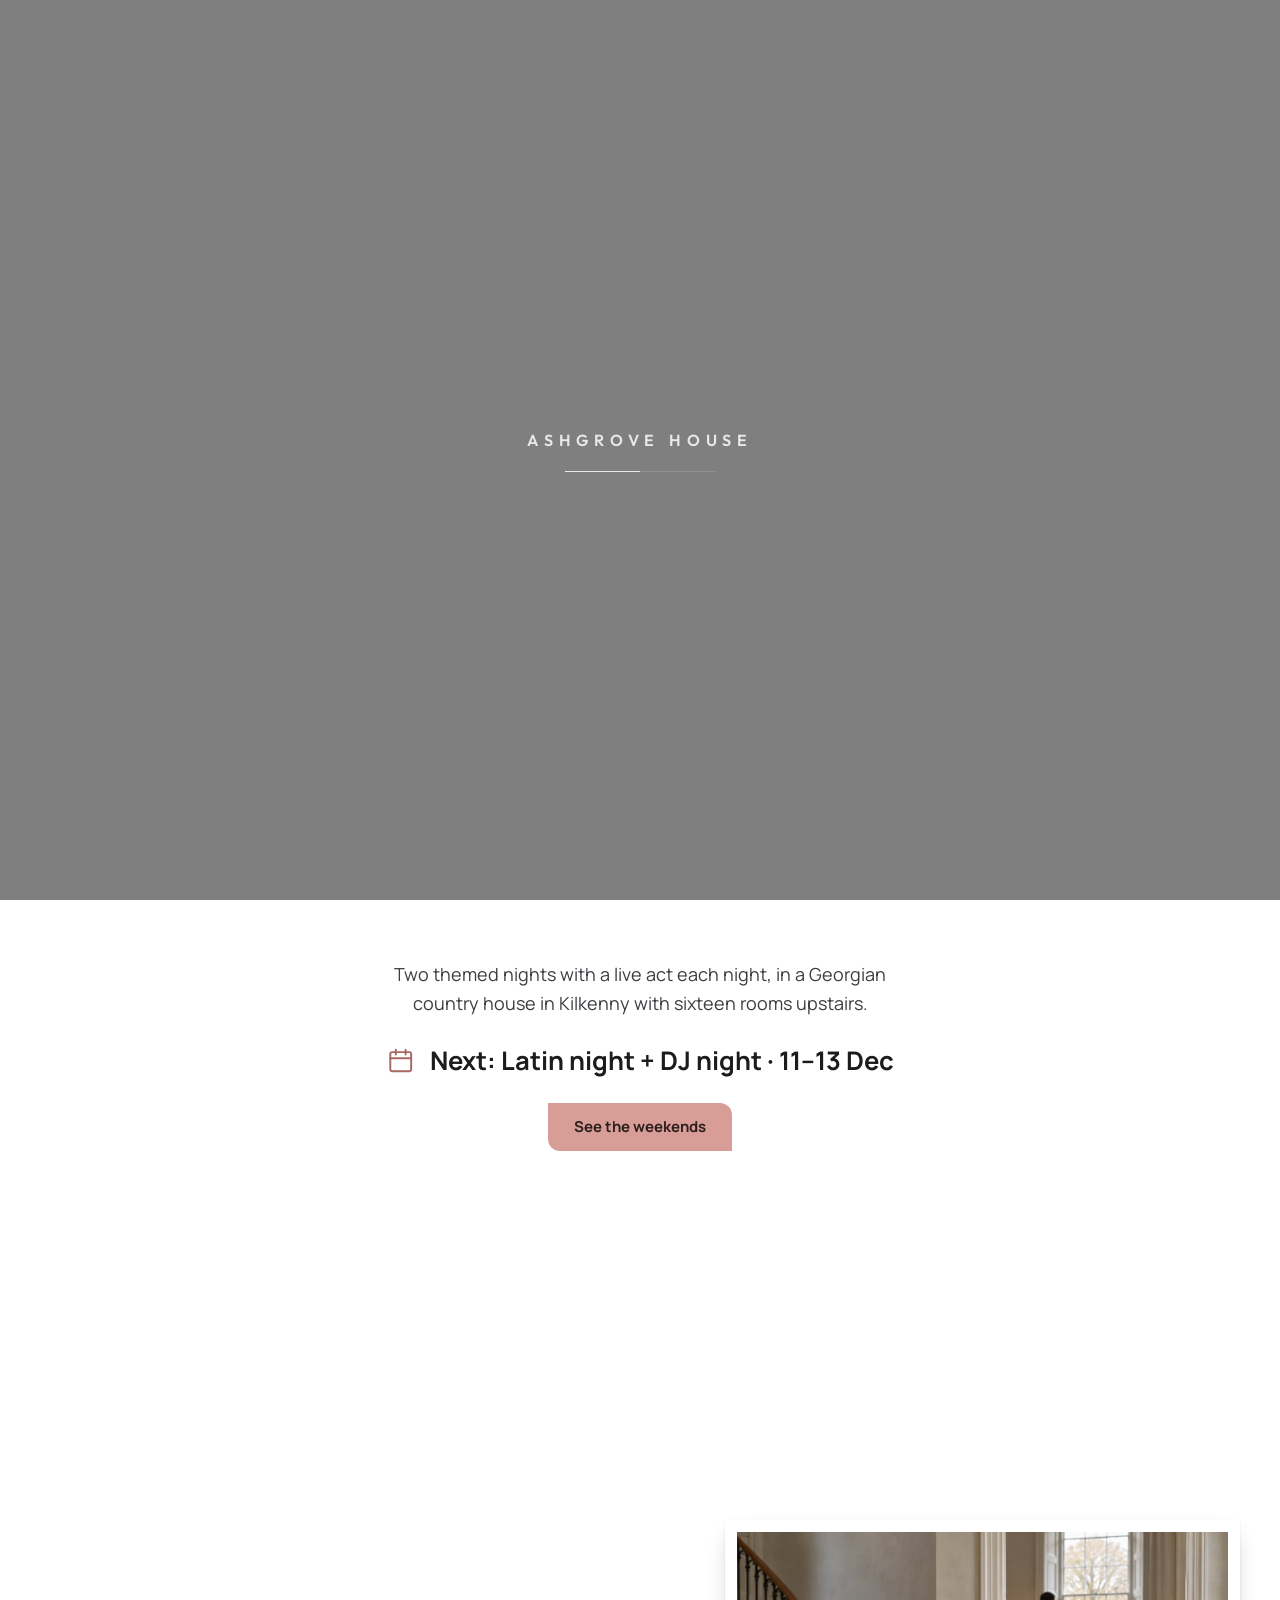
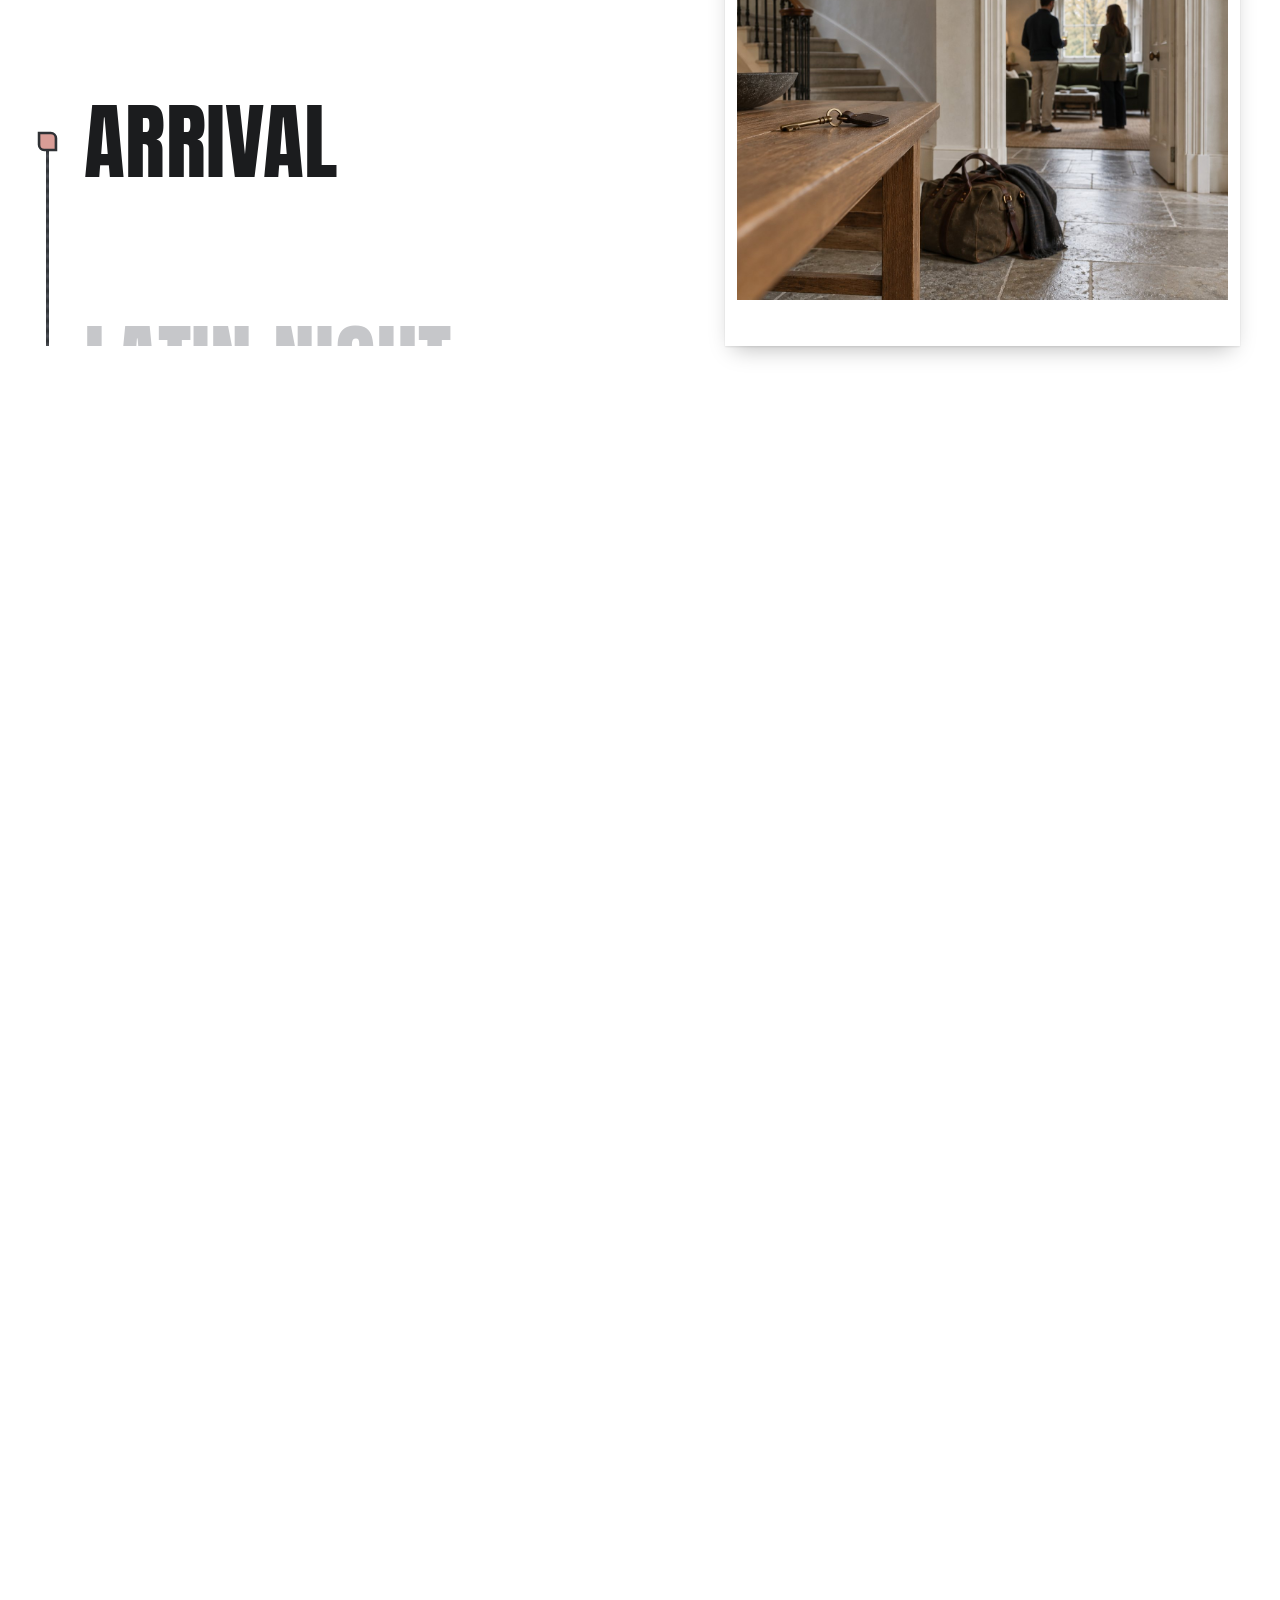
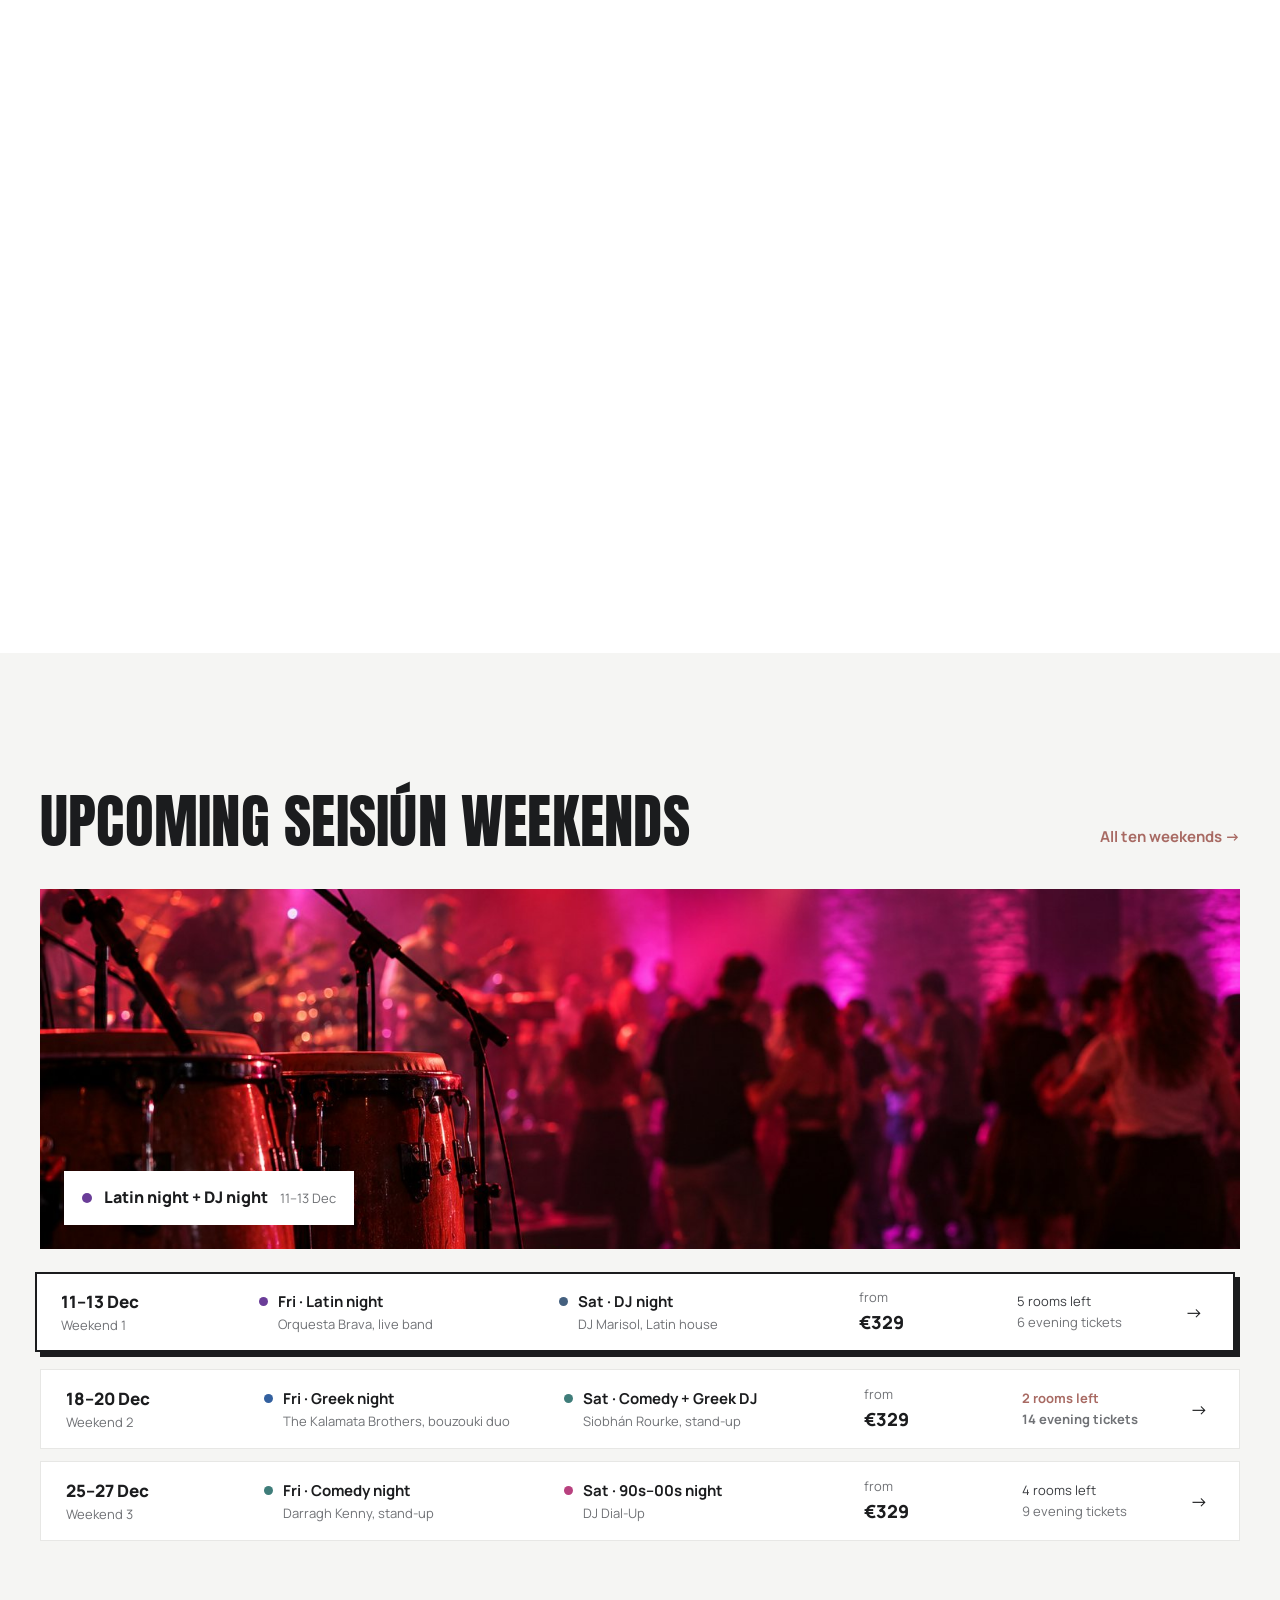
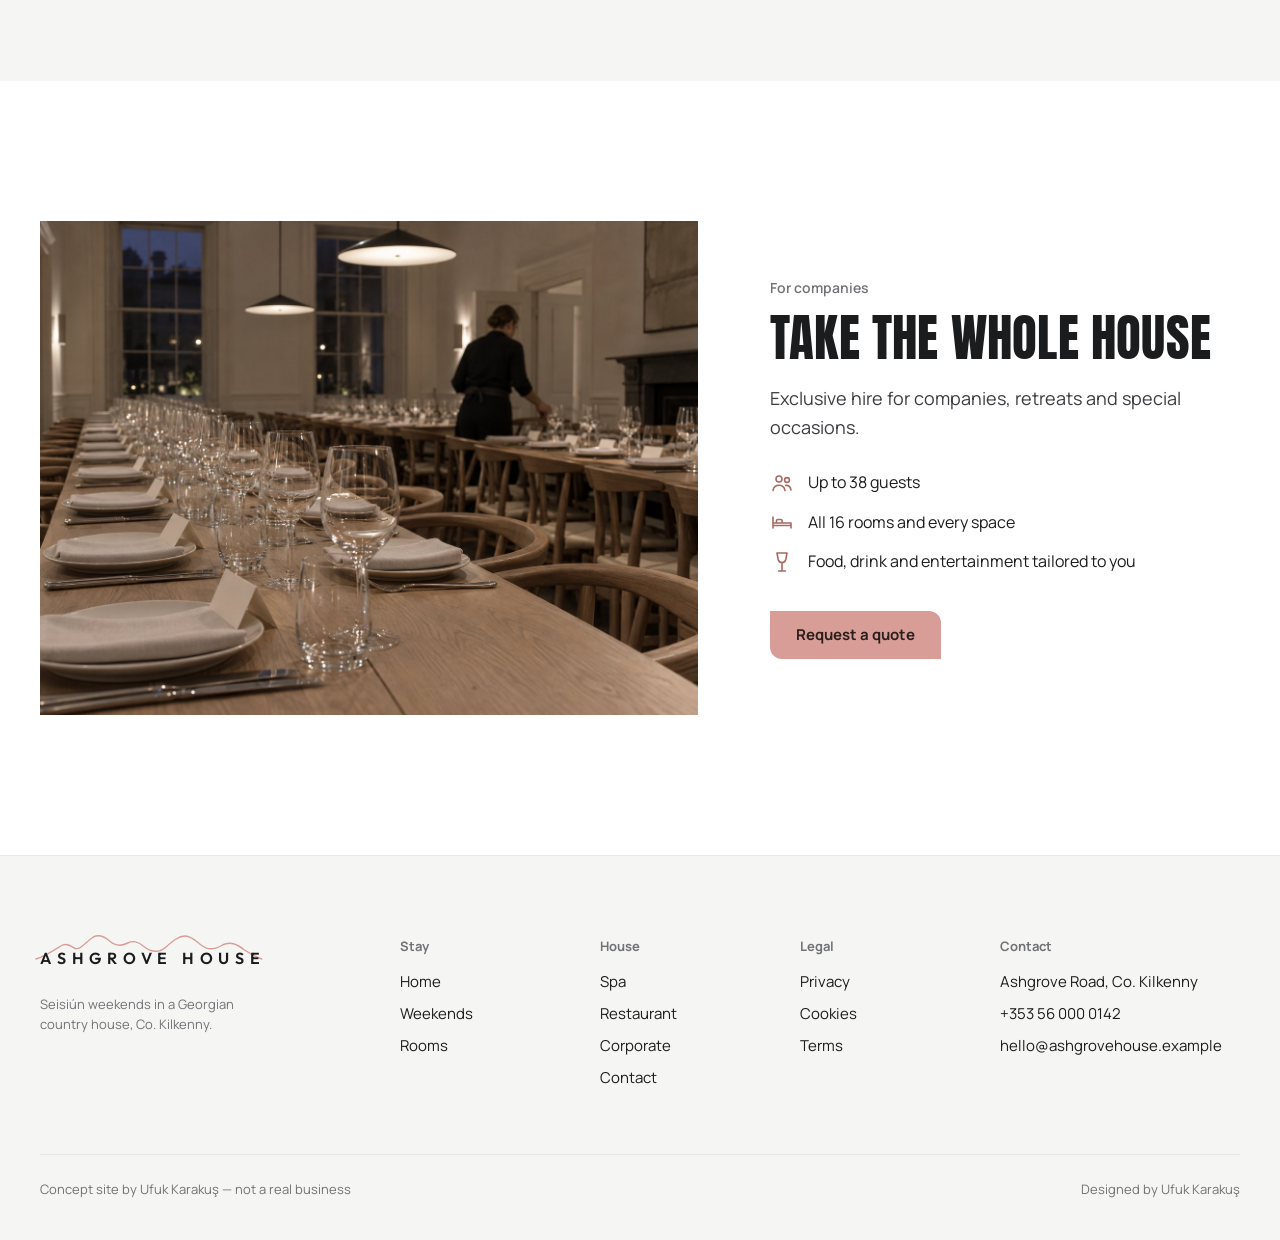
<file: index.html>
<!doctype html>
<html lang="en-IE">
<head>
<!--HEAD-->
<meta charset="utf-8">
<meta name="viewport" content="width=device-width, initial-scale=1">
<title>Ashgrove House · Seisiún weekends in Kilkenny</title>
<meta name="robots" content="noindex">
<meta name="description" content="Ashgrove House is a fictional concept site: Seisiún weekends in a Georgian country house in Co. Kilkenny.">
<link rel="icon" href="favicon.svg" type="image/svg+xml">
<link rel="alternate icon" href="favicon.ico" sizes="32x32">
<link rel="preconnect" href="https://fonts.googleapis.com">
<link rel="preconnect" href="https://fonts.gstatic.com" crossorigin>
<link rel="stylesheet" href="https://fonts.googleapis.com/css2?family=Anton&family=Outfit:wght@500;600&family=Manrope:wght@400;500;600;700;800&display=swap">
<link rel="stylesheet" href="css/tokens.css">
<link rel="stylesheet" href="css/site.css">
<script>(function(){var d=document.documentElement;d.classList.add('js');if(innerWidth>900)d.classList.add('hero-top');var seen=false;try{seen=!!sessionStorage.getItem('ashSeen');sessionStorage.setItem('ashSeen','1')}catch(e){}if(!seen&&!matchMedia('(prefers-reduced-motion: reduce)').matches)d.classList.add('intro-on');})();</script>
<!--/HEAD-->
</head>
<body data-page="home">
<div class="intro" id="intro" aria-hidden="true"><div class="ip l"></div><div class="ip r"></div><div class="ip t"></div><div class="ip b"></div><div class="lo"><div><b>ASHGROVE HOUSE</b><i><span></span></i></div></div></div>
<!--HDR-->
<header class="hdr" id="hdr"><div class="wrap hdr-in">
  <a class="logo" href="./" aria-label="Ashgrove House, home">
    <svg viewBox="0 0 240 30" preserveAspectRatio="none" aria-hidden="true"><path pathLength="1" d="M2 27 C10 25 18 20 28 14 C33 11 37 13 42 16 C48 19 54 10 62 5 C68 2 73 4 79 9 C86 15 92 14 98 11 C104 8 109 10 114 14 C122 20 130 22 138 15 C145 9 151 4 158 4 C165 4 170 10 176 14 C183 19 190 17 197 13 C205 9 212 12 220 18 C226 22 232 25 238 27"/></svg>
    <b>Ashgrove House</b>
  </a>
  <div class="navg">
    <nav class="nav" aria-label="Main"><a href="weekends/" data-nav="weekends">Weekends</a><a href="spa/" data-nav="spa">Spa</a><a href="restaurant/" data-nav="restaurant">Restaurant</a></nav>
    <a class="btn btn-p" href="rooms/">Book</a>
  </div>
</div></header>
<!--/HDR-->
<main id="main">
  <section class="hero" id="hero">
    <div class="hero-first">
      <div class="hero-frame" id="heroFrame">
        <div class="hero-media"><video id="heroVid" muted playsinline preload="auto" poster="images/hero-start.jpg?v=20261028" aria-label="Ashgrove House from the air, from an afternoon to a Seisiún night"><source src="images/hero.mp4?v=20261028" type="video/mp4"><source src="images/hero.webm?v=20261028" type="video/webm"></video><script>if(matchMedia("(max-width:760px)").matches){var hv=document.getElementById("heroVid");hv.preload="none";hv.dataset.phone="1";[].slice.call(hv.querySelectorAll("source")).forEach(function(s){s.remove()})}</script></div>
        <div class="hero-fx" aria-hidden="true"></div>
        <div class="hl hl-logo" aria-hidden="true"><span class="logo hero-logo"><svg viewBox="0 0 240 30" preserveAspectRatio="none" aria-hidden="true"><path pathLength="1" d="M2 27 C10 25 18 20 28 14 C33 11 37 13 42 16 C48 19 54 10 62 5 C68 2 73 4 79 9 C86 15 92 14 98 11 C104 8 109 10 114 14 C122 20 130 22 138 15 C145 9 151 4 158 4 C165 4 170 10 176 14 C183 19 190 17 197 13 C205 9 212 12 220 18 C226 22 232 25 238 27"/></svg><b>Ashgrove House</b></span></div>
        <h1 class="hl hl-head d" id="heroH">Spa by day.<br>Seisiún by night.</h1>
        <button class="hl hl-down" id="heroDown" type="button" aria-label="Scroll down"><svg viewBox="0 0 24 24" aria-hidden="true"><path d="M12 4v15M5.5 12.5 12 19l6.5-6.5"/></svg></button>
      </div>
    </div>
    <div class="hero-sub" id="heroSub">
      <p class="lead">Two themed nights with a live act each night, in a Georgian country house in Kilkenny with sixteen rooms upstairs.</p>
      <div class="next" id="nextLine"><svg data-i="calendar"></svg><span></span></div>
      <a class="btn btn-p" href="weekends/">See the weekends</a>
    </div>
  </section>

  <section class="story" id="story" aria-label="A Seisiún weekend, hour by hour"><div class="st-pin"><div class="wrap st-g">
    <div class="tl" id="tl">
      <div class="tl-col" id="tlCol"></div>
      <div class="tl-when"><b class="fadeable" id="tlDay"></b><span class="fadeable" id="tlTime"></span></div>
      <p class="tl-txt fadeable" id="tlTxt"></p>
    </div>
    <figure class="st-photo"><div class="ph" id="stPh"></div></figure>
  </div></div></section>

  <section class="cal" id="cal"><div class="wrap">
    <div class="sec-h"><h2 class="d">Upcoming Seisiún weekends</h2><a class="tlink" href="weekends/">All ten weekends →</a></div>
    <div class="cal-ph" id="calPh"><img id="calA" src="images/theme-latin.jpg" alt="Latin night" width="1536" height="1024"><img id="calB" alt="" style="opacity:0" width="1536" height="1024"><div class="cal-lab" id="calLab"></div></div>
    <div class="guide" id="guide"></div>
  </div></section>

  <section class="corp"><div class="wrap corp-g">
    <div class="corp-ph"><img src="images/corporate-intro.jpg" alt="The dining room set for a company dinner" class="reveal" width="1536" height="1024" loading="lazy"></div>
    <div>
      <div class="eyebrow">For companies</div>
      <h2 class="d">Take the whole house</h2>
      <p class="lead">Exclusive hire for companies, retreats and special occasions.</p>
      <ul class="ilist"><li><svg data-i="guests"></svg>Up to 38 guests</li><li><svg data-i="bed"></svg>All 16 rooms and every space</li><li><svg data-i="glass"></svg>Food, drink and entertainment tailored to you</li></ul>
      <a class="btn btn-p" href="corporate/">Request a quote</a>
    </div>
  </div></section>
</main>
<!--FTR-->
<footer><div class="wrap">
  <div class="f-g">
    <div><a class="logo" href="./" aria-label="Ashgrove House, home"><svg viewBox="0 0 240 30" preserveAspectRatio="none" aria-hidden="true"><path d="M2 27 C10 25 18 20 28 14 C33 11 37 13 42 16 C48 19 54 10 62 5 C68 2 73 4 79 9 C86 15 92 14 98 11 C104 8 109 10 114 14 C122 20 130 22 138 15 C145 9 151 4 158 4 C165 4 170 10 176 14 C183 19 190 17 197 13 C205 9 212 12 220 18 C226 22 232 25 238 27"/></svg><b>Ashgrove House</b></a>
      <p class="small" style="margin:18px 0 0;max-width:30ch">Seisiún weekends in a Georgian country house, Co. Kilkenny.</p></div>
    <div><h4>Stay</h4><div class="f-col"><a href="./">Home</a><a href="weekends/">Weekends</a><a href="rooms/">Rooms</a></div></div>
    <div><h4>House</h4><div class="f-col"><a href="spa/">Spa</a><a href="restaurant/">Restaurant</a><a href="corporate/">Corporate</a><a href="contact/">Contact</a></div></div>
    <div><h4>Legal</h4><div class="f-col"><a href="privacy/">Privacy</a><a href="cookies/">Cookies</a><a href="terms/">Terms</a></div></div>
    <div><h4>Contact</h4><div class="f-col"><span>Ashgrove Road, Co. Kilkenny</span><a href="tel:+353560000142" data-modal="call">+353 56 000 0142</a><a href="mailto:hello@ashgrovehouse.example" data-modal="email">hello@ashgrovehouse.example</a></div></div>
  </div>
  <div class="f-note"><span>Concept site by Ufuk Karakuş — not a real business</span><span>Designed by Ufuk Karakuş</span></div>
</div></footer>
<!--/FTR-->
<!--SCRIPTS-->
<script type="module" src="js/site.js" blocking="render"></script>
<script type="module" src="js/home.js" blocking="render"></script>
<!--/SCRIPTS-->
</body>
</html>
</file>
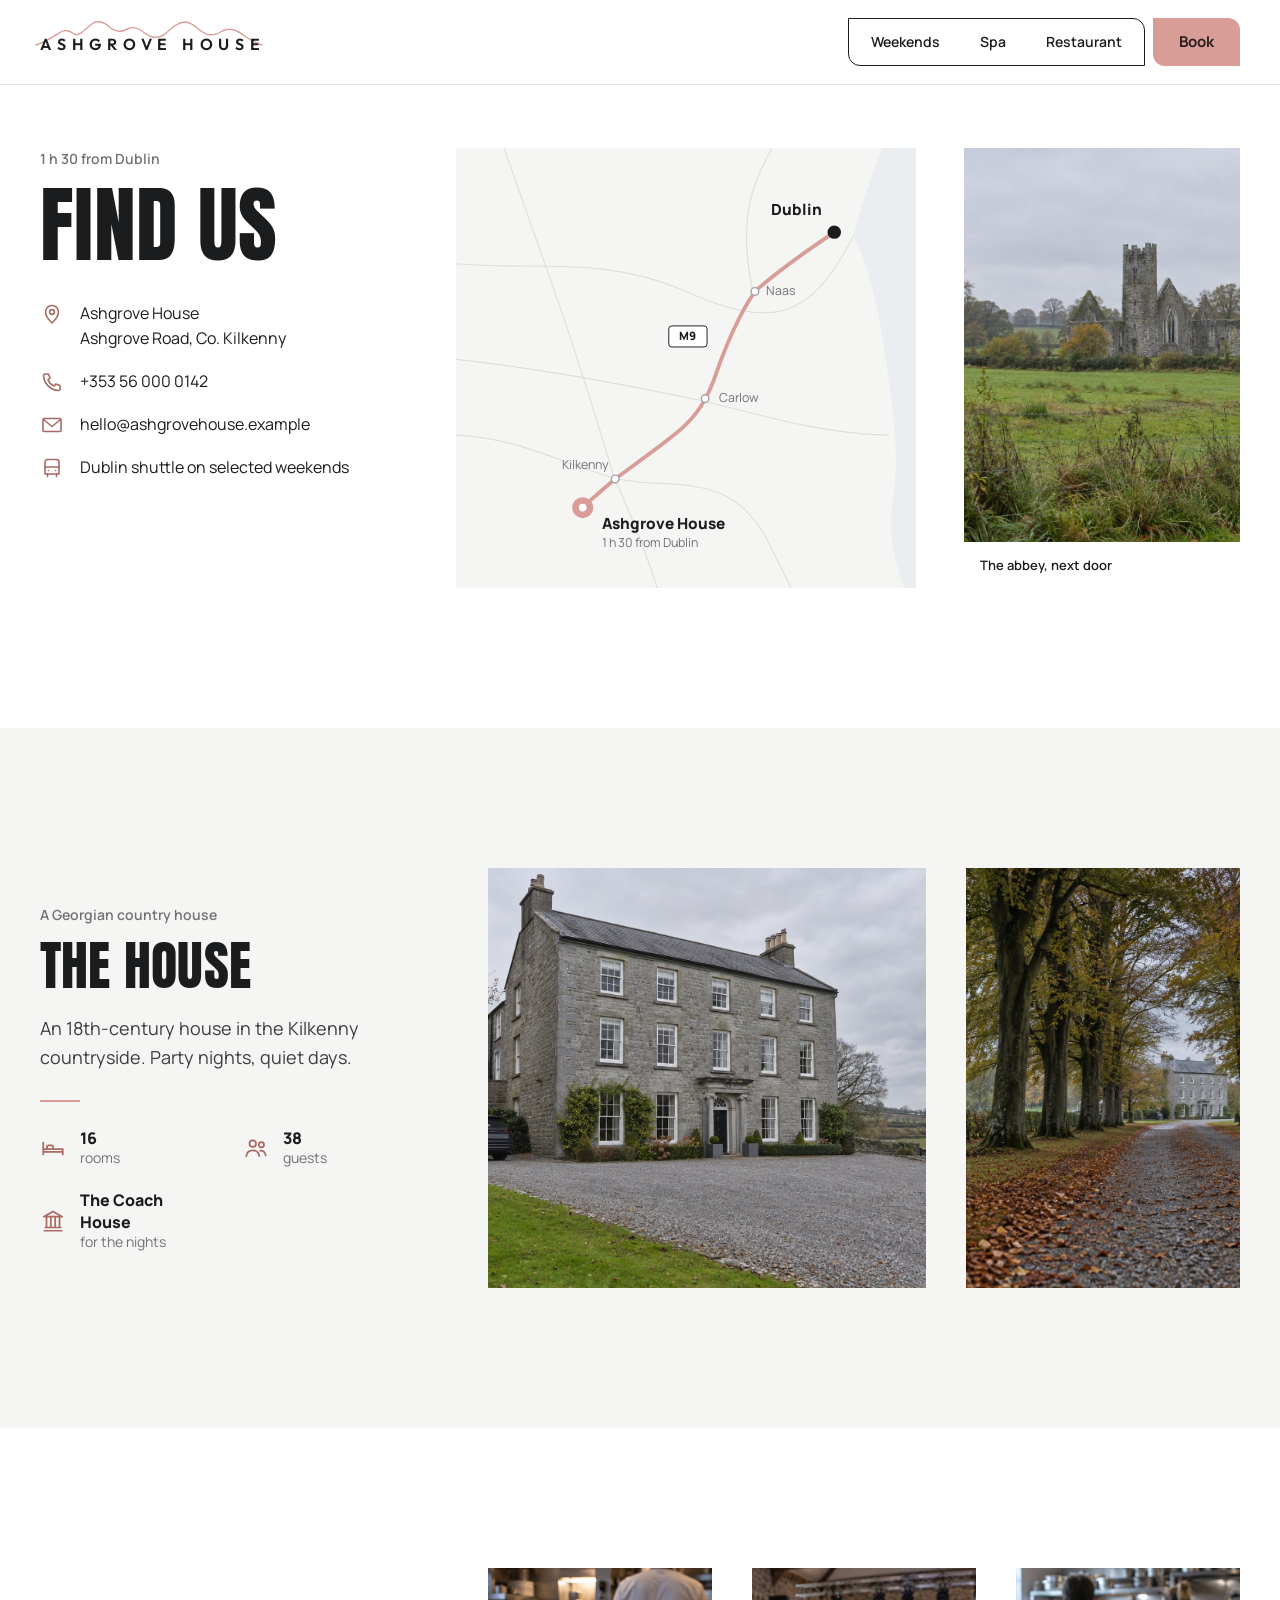
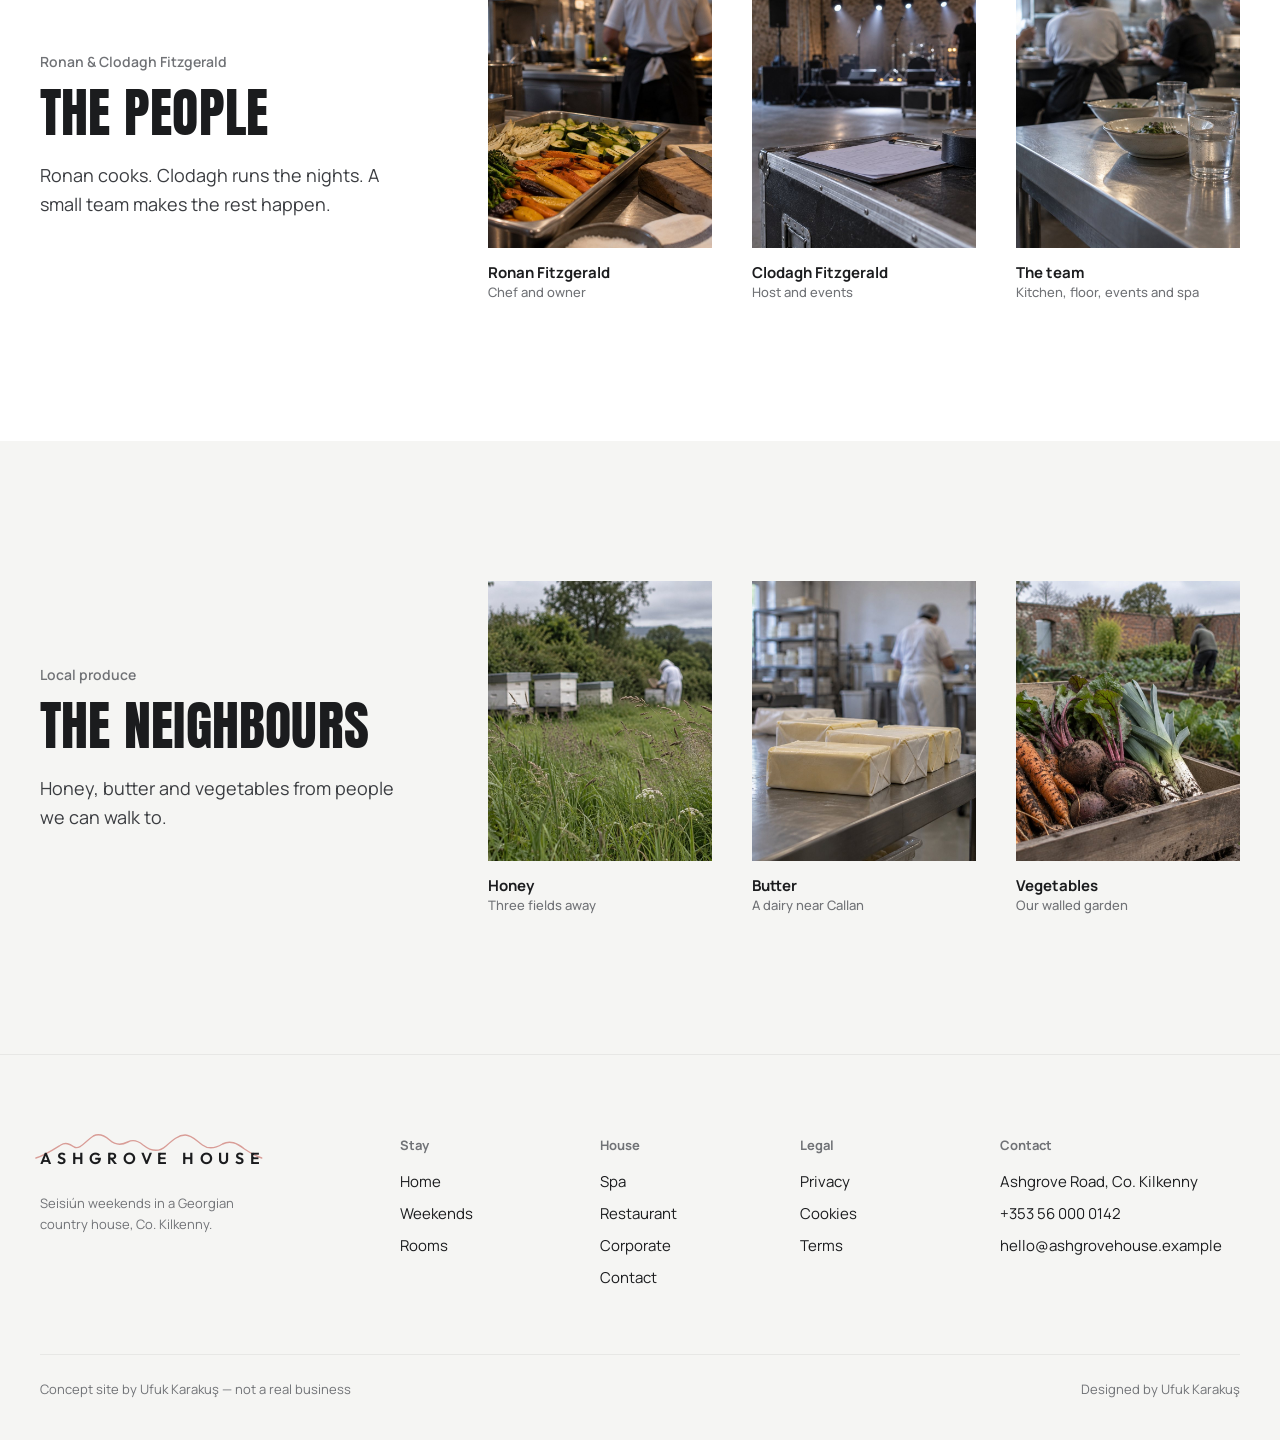
<file: contact/index.html>
<!doctype html>
<html lang="en-IE">
<head>
<!--HEAD-->
<meta charset="utf-8">
<meta name="viewport" content="width=device-width, initial-scale=1">
<title>Ashgrove House · Contact</title>
<meta name="robots" content="noindex">
<meta name="description" content="Ashgrove House is a fictional concept site: Seisiún weekends in a Georgian country house in Co. Kilkenny.">
<link rel="icon" href="../favicon.svg" type="image/svg+xml">
<link rel="alternate icon" href="../favicon.ico" sizes="32x32">
<link rel="preconnect" href="https://fonts.googleapis.com">
<link rel="preconnect" href="https://fonts.gstatic.com" crossorigin>
<link rel="stylesheet" href="https://fonts.googleapis.com/css2?family=Anton&family=Outfit:wght@500;600&family=Manrope:wght@400;500;600;700;800&display=swap">
<link rel="stylesheet" href="../css/tokens.css">
<link rel="stylesheet" href="../css/site.css">
<script>(function(){var d=document.documentElement;d.classList.add('js');var seen=false;try{seen=!!sessionStorage.getItem('ashSeen');sessionStorage.setItem('ashSeen','1')}catch(e){}})();</script>
<!--/HEAD-->
</head>
<body data-page="contact">
<!--HDR-->
<header class="hdr" id="hdr"><div class="wrap hdr-in">
  <a class="logo" href="../" aria-label="Ashgrove House, home">
    <svg viewBox="0 0 240 30" preserveAspectRatio="none" aria-hidden="true"><path pathLength="1" d="M2 27 C10 25 18 20 28 14 C33 11 37 13 42 16 C48 19 54 10 62 5 C68 2 73 4 79 9 C86 15 92 14 98 11 C104 8 109 10 114 14 C122 20 130 22 138 15 C145 9 151 4 158 4 C165 4 170 10 176 14 C183 19 190 17 197 13 C205 9 212 12 220 18 C226 22 232 25 238 27"/></svg>
    <b>Ashgrove House</b>
  </a>
  <div class="navg">
    <nav class="nav" aria-label="Main"><a href="../weekends/" data-nav="weekends">Weekends</a><a href="../spa/" data-nav="spa">Spa</a><a href="../restaurant/" data-nav="restaurant">Restaurant</a></nav>
    <a class="btn btn-p" href="../rooms/">Book</a>
  </div>
</div></header>
<!--/HDR-->
<main id="main">
  <section class="find"><div class="wrap find-g">
    <div>
      <div class="eyebrow">1 h 30 from Dublin</div>
      <h1 class="d">Find us</h1>
      <button class="crow" type="button" data-modal="map"><svg data-i="pin"></svg><span>Ashgrove House<br>Ashgrove Road, Co. Kilkenny</span></button>
      <button class="crow" type="button" data-modal="call"><svg data-i="phone"></svg><span>+353 56 000 0142</span></button>
      <button class="crow" type="button" data-modal="email"><svg data-i="mail"></svg><span>hello@ashgrovehouse.example</span></button>
      <div class="crow" style="cursor:default"><svg data-i="bus"></svg><span>Dublin shuttle on selected weekends</span></div>
    </div>
    <div class="map" data-modal="map" role="button" tabindex="0" aria-label="Directions from Dublin">
      <svg viewBox="0 0 500 460" preserveAspectRatio="xMidYMid slice" aria-hidden="true">
        <rect width="500" height="460" fill="#f5f5f3"/>
        <path d="M455 0 C440 40 430 70 425 92 C440 120 452 170 458 215 C466 270 474 320 466 370 C460 405 470 435 478 460 L500 460 L500 0Z" fill="#eaeef0"/>
        <g fill="none" stroke="#dededb" stroke-width="1.2">
          <path d="M0 120 C80 130 160 110 250 150 S380 180 425 92"/><path d="M60 0 C90 90 120 160 175 345"/><path d="M0 300 C70 300 120 330 175 345 S300 330 340 420 L360 460"/>
          <path d="M175 345 C200 400 210 430 220 460"/><path d="M270 265 C330 280 400 300 462 300"/><path d="M0 220 C100 230 200 250 270 265"/><path d="M320 150 C300 60 330 20 340 0"/>
        </g>
        <path d="M405 88 C380 105 350 125 322 150 C305 175 292 205 280 240 C272 262 262 280 240 298 C215 318 192 334 176 346 C164 356 152 366 142 376" fill="none" stroke="#d99d97" stroke-width="4" stroke-linecap="round"/>
        <g font-family="Manrope,system-ui,sans-serif" font-size="13" fill="#707276">
          <circle cx="322" cy="150" r="4" fill="#fff" stroke="#a3a5a8" stroke-width="1.5"/><text x="334" y="154">Naas</text>
          <circle cx="270" cy="262" r="4" fill="#fff" stroke="#a3a5a8" stroke-width="1.5"/><text x="284" y="266">Carlow</text>
          <circle cx="176" cy="346" r="4" fill="#fff" stroke="#a3a5a8" stroke-width="1.5"/><text x="120" y="336">Kilkenny</text>
        </g>
        <rect x="232" y="186" width="40" height="22" rx="3" fill="#fff" stroke="#1b1c1e"/><text x="252" y="201" text-anchor="middle" font-family="Manrope,system-ui,sans-serif" font-size="12" font-weight="800" fill="#1b1c1e">M9</text>
        <circle cx="405" cy="88" r="7" fill="#1b1c1e"/><text x="392" y="70" text-anchor="end" font-family="Manrope,system-ui,sans-serif" font-size="16" font-weight="800" fill="#1b1c1e">Dublin</text>
        <circle cx="142" cy="376" r="11" fill="#d99d97"/><circle cx="142" cy="376" r="4" fill="#fff"/>
        <text x="162" y="398" font-family="Manrope,system-ui,sans-serif" font-size="16" font-weight="800" fill="#1b1c1e">Ashgrove House</text>
        <text x="162" y="417" font-family="Manrope,system-ui,sans-serif" font-size="13" fill="#707276">1 h 30 from Dublin</text>
      </svg>
    </div>
    <figure class="abb"><img src="../images/contact-place-b.jpg" alt="The abbey ruin across the field" width="1536" height="1024"><figcaption>The abbey, next door</figcaption></figure>
  </div></section>
  <section class="cband alt"><div class="wrap cband-g">
    <div><div class="eyebrow">A Georgian country house</div><h2 class="d">The house</h2><p class="lead">An 18th-century house in the Kilkenny countryside. Party nights, quiet days.</p><div class="rule" style="margin-top:28px"></div>
      <div class="facts"><div class="fact"><svg data-i="bed"></svg><span><b>16</b>rooms</span></div><div class="fact"><svg data-i="guests"></svg><span><b>38</b>guests</span></div><div class="fact"><svg data-i="col"></svg><span><b>The Coach House</b>for the nights</span></div></div></div>
    <div class="cph2"><figure><img src="../images/contact-place-a.jpg" alt="Ashgrove House" class="reveal" width="1448" height="1086" loading="lazy"></figure><figure><img src="../images/contact-place-c.jpg" alt="The beech avenue" class="reveal" width="1536" height="1024" loading="lazy"></figure></div>
  </div></section>
  <section class="cband"><div class="wrap cband-g">
    <div><div class="eyebrow">Ronan &amp; Clodagh Fitzgerald</div><h2 class="d">The people</h2><p class="lead">Ronan cooks. Clodagh runs the nights. A small team makes the rest happen.</p></div>
    <div class="cph3"><figure><img src="../images/contact-people-a.jpg" alt="Ronan in the kitchen" class="reveal" width="1536" height="1024" loading="lazy"><figcaption>Ronan Fitzgerald<small>Chef and owner</small></figcaption></figure><figure><img src="../images/contact-people-b.jpg" alt="Clodagh setting up the Coach House" class="reveal" width="1536" height="1024" loading="lazy"><figcaption>Clodagh Fitzgerald<small>Host and events</small></figcaption></figure><figure><img src="../images/contact-people-c.jpg" alt="The team" class="reveal" width="1536" height="1024" loading="lazy"><figcaption>The team<small>Kitchen, floor, events and spa</small></figcaption></figure></div>
  </div></section>
  <section class="cband alt"><div class="wrap cband-g">
    <div><div class="eyebrow">Local produce</div><h2 class="d">The neighbours</h2><p class="lead">Honey, butter and vegetables from people we can walk to.</p></div>
    <div class="cph3"><figure><img src="../images/contact-producers-a.jpg" alt="Beehives at the edge of a field" class="reveal" width="1536" height="1024" loading="lazy"><figcaption>Honey<small>Three fields away</small></figcaption></figure><figure><img src="../images/contact-producers-b.jpg" alt="Butter at a dairy near Callan" class="reveal" width="1536" height="1024" loading="lazy"><figcaption>Butter<small>A dairy near Callan</small></figcaption></figure><figure><img src="../images/contact-producers-c.jpg" alt="Vegetables from the walled garden" class="reveal" width="1536" height="1024" loading="lazy"><figcaption>Vegetables<small>Our walled garden</small></figcaption></figure></div>
  </div></section>
</main>
<!--FTR-->
<footer><div class="wrap">
  <div class="f-g">
    <div><a class="logo" href="../" aria-label="Ashgrove House, home"><svg viewBox="0 0 240 30" preserveAspectRatio="none" aria-hidden="true"><path d="M2 27 C10 25 18 20 28 14 C33 11 37 13 42 16 C48 19 54 10 62 5 C68 2 73 4 79 9 C86 15 92 14 98 11 C104 8 109 10 114 14 C122 20 130 22 138 15 C145 9 151 4 158 4 C165 4 170 10 176 14 C183 19 190 17 197 13 C205 9 212 12 220 18 C226 22 232 25 238 27"/></svg><b>Ashgrove House</b></a>
      <p class="small" style="margin:18px 0 0;max-width:30ch">Seisiún weekends in a Georgian country house, Co. Kilkenny.</p></div>
    <div><h4>Stay</h4><div class="f-col"><a href="../">Home</a><a href="../weekends/">Weekends</a><a href="../rooms/">Rooms</a></div></div>
    <div><h4>House</h4><div class="f-col"><a href="../spa/">Spa</a><a href="../restaurant/">Restaurant</a><a href="../corporate/">Corporate</a><a href="../contact/">Contact</a></div></div>
    <div><h4>Legal</h4><div class="f-col"><a href="../privacy/">Privacy</a><a href="../cookies/">Cookies</a><a href="../terms/">Terms</a></div></div>
    <div><h4>Contact</h4><div class="f-col"><span>Ashgrove Road, Co. Kilkenny</span><a href="tel:+353560000142" data-modal="call">+353 56 000 0142</a><a href="mailto:hello@ashgrovehouse.example" data-modal="email">hello@ashgrovehouse.example</a></div></div>
  </div>
  <div class="f-note"><span>Concept site by Ufuk Karakuş — not a real business</span><span>Designed by Ufuk Karakuş</span></div>
</div></footer>
<!--/FTR-->
<!--SCRIPTS-->
<script type="module" src="../js/site.js" blocking="render"></script>
<script type="module" src="../js/contact.js" blocking="render"></script>
<!--/SCRIPTS-->
</body>
</html>
</file>
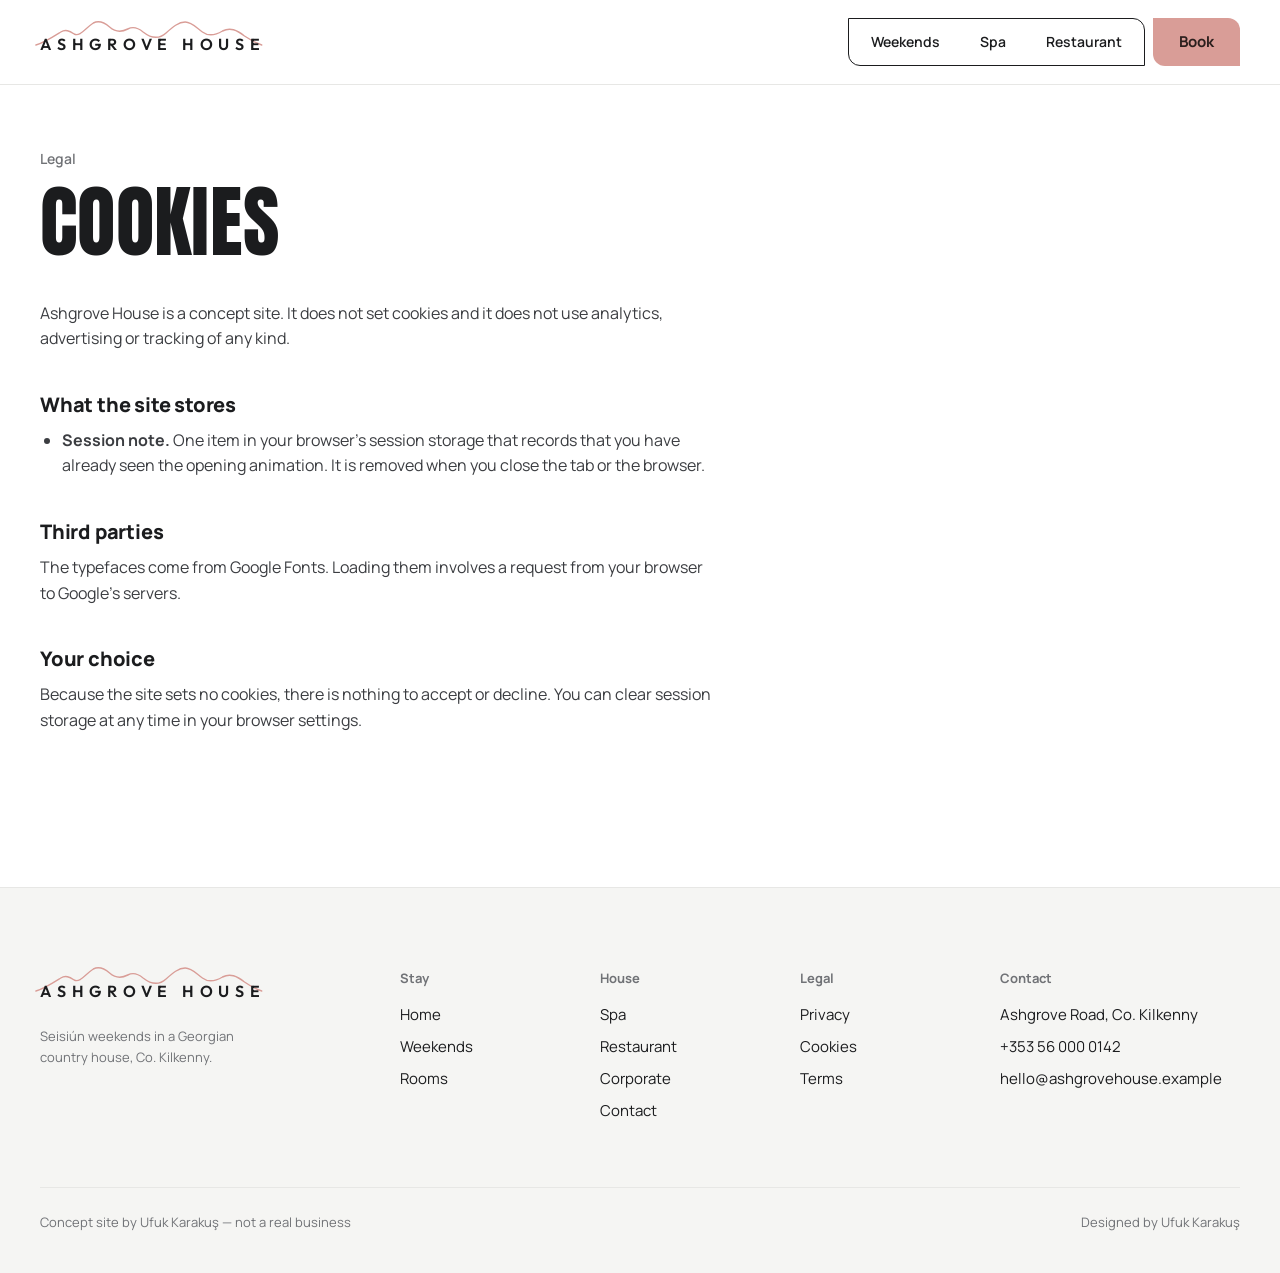
<file: cookies/index.html>
<!doctype html>
<html lang="en-IE">
<head>
<!--HEAD-->
<meta charset="utf-8">
<meta name="viewport" content="width=device-width, initial-scale=1">
<title>Ashgrove House · Cookies</title>
<meta name="robots" content="noindex">
<meta name="description" content="Ashgrove House is a fictional concept site: Seisiún weekends in a Georgian country house in Co. Kilkenny.">
<link rel="icon" href="../favicon.svg" type="image/svg+xml">
<link rel="alternate icon" href="../favicon.ico" sizes="32x32">
<link rel="preconnect" href="https://fonts.googleapis.com">
<link rel="preconnect" href="https://fonts.gstatic.com" crossorigin>
<link rel="stylesheet" href="https://fonts.googleapis.com/css2?family=Anton&family=Outfit:wght@500;600&family=Manrope:wght@400;500;600;700;800&display=swap">
<link rel="stylesheet" href="../css/tokens.css">
<link rel="stylesheet" href="../css/site.css">
<script>(function(){var d=document.documentElement;d.classList.add('js');var seen=false;try{seen=!!sessionStorage.getItem('ashSeen');sessionStorage.setItem('ashSeen','1')}catch(e){}})();</script>
<!--/HEAD-->
</head>
<body data-page="cookies">
<!--HDR-->
<header class="hdr" id="hdr"><div class="wrap hdr-in">
  <a class="logo" href="../" aria-label="Ashgrove House, home">
    <svg viewBox="0 0 240 30" preserveAspectRatio="none" aria-hidden="true"><path pathLength="1" d="M2 27 C10 25 18 20 28 14 C33 11 37 13 42 16 C48 19 54 10 62 5 C68 2 73 4 79 9 C86 15 92 14 98 11 C104 8 109 10 114 14 C122 20 130 22 138 15 C145 9 151 4 158 4 C165 4 170 10 176 14 C183 19 190 17 197 13 C205 9 212 12 220 18 C226 22 232 25 238 27"/></svg>
    <b>Ashgrove House</b>
  </a>
  <div class="navg">
    <nav class="nav" aria-label="Main"><a href="../weekends/" data-nav="weekends">Weekends</a><a href="../spa/" data-nav="spa">Spa</a><a href="../restaurant/" data-nav="restaurant">Restaurant</a></nav>
    <a class="btn btn-p" href="../rooms/">Book</a>
  </div>
</div></header>
<!--/HDR-->
<main id="main">
  <section class="legal"><div class="wrap">
    <div class="eyebrow">Legal</div>
    <h1 class="d">Cookies</h1>
    <div class="prose">
    <p>Ashgrove House is a concept site. It does not set cookies and it does not use analytics, advertising or tracking of any kind.</p>
    <h2>What the site stores</h2>
    <ul>
      <li><strong>Session note.</strong> One item in your browser's session storage that records that you have already seen the opening animation. It is removed when you close the tab or the browser.</li>
    </ul>
    <h2>Third parties</h2>
    <p>The typefaces come from Google Fonts. Loading them involves a request from your browser to Google's servers.</p>
    <h2>Your choice</h2>
    <p>Because the site sets no cookies, there is nothing to accept or decline. You can clear session storage at any time in your browser settings.</p>
    </div>
  </div></section>
</main>
<!--FTR-->
<footer><div class="wrap">
  <div class="f-g">
    <div><a class="logo" href="../" aria-label="Ashgrove House, home"><svg viewBox="0 0 240 30" preserveAspectRatio="none" aria-hidden="true"><path d="M2 27 C10 25 18 20 28 14 C33 11 37 13 42 16 C48 19 54 10 62 5 C68 2 73 4 79 9 C86 15 92 14 98 11 C104 8 109 10 114 14 C122 20 130 22 138 15 C145 9 151 4 158 4 C165 4 170 10 176 14 C183 19 190 17 197 13 C205 9 212 12 220 18 C226 22 232 25 238 27"/></svg><b>Ashgrove House</b></a>
      <p class="small" style="margin:18px 0 0;max-width:30ch">Seisiún weekends in a Georgian country house, Co. Kilkenny.</p></div>
    <div><h4>Stay</h4><div class="f-col"><a href="../">Home</a><a href="../weekends/">Weekends</a><a href="../rooms/">Rooms</a></div></div>
    <div><h4>House</h4><div class="f-col"><a href="../spa/">Spa</a><a href="../restaurant/">Restaurant</a><a href="../corporate/">Corporate</a><a href="../contact/">Contact</a></div></div>
    <div><h4>Legal</h4><div class="f-col"><a href="../privacy/">Privacy</a><a href="../cookies/">Cookies</a><a href="../terms/">Terms</a></div></div>
    <div><h4>Contact</h4><div class="f-col"><span>Ashgrove Road, Co. Kilkenny</span><a href="tel:+353560000142" data-modal="call">+353 56 000 0142</a><a href="mailto:hello@ashgrovehouse.example" data-modal="email">hello@ashgrovehouse.example</a></div></div>
  </div>
  <div class="f-note"><span>Concept site by Ufuk Karakuş — not a real business</span><span>Designed by Ufuk Karakuş</span></div>
</div></footer>
<!--/FTR-->
<!--SCRIPTS-->
<script type="module" src="../js/site.js" blocking="render"></script>
<!--/SCRIPTS-->
</body>
</html>
</file>
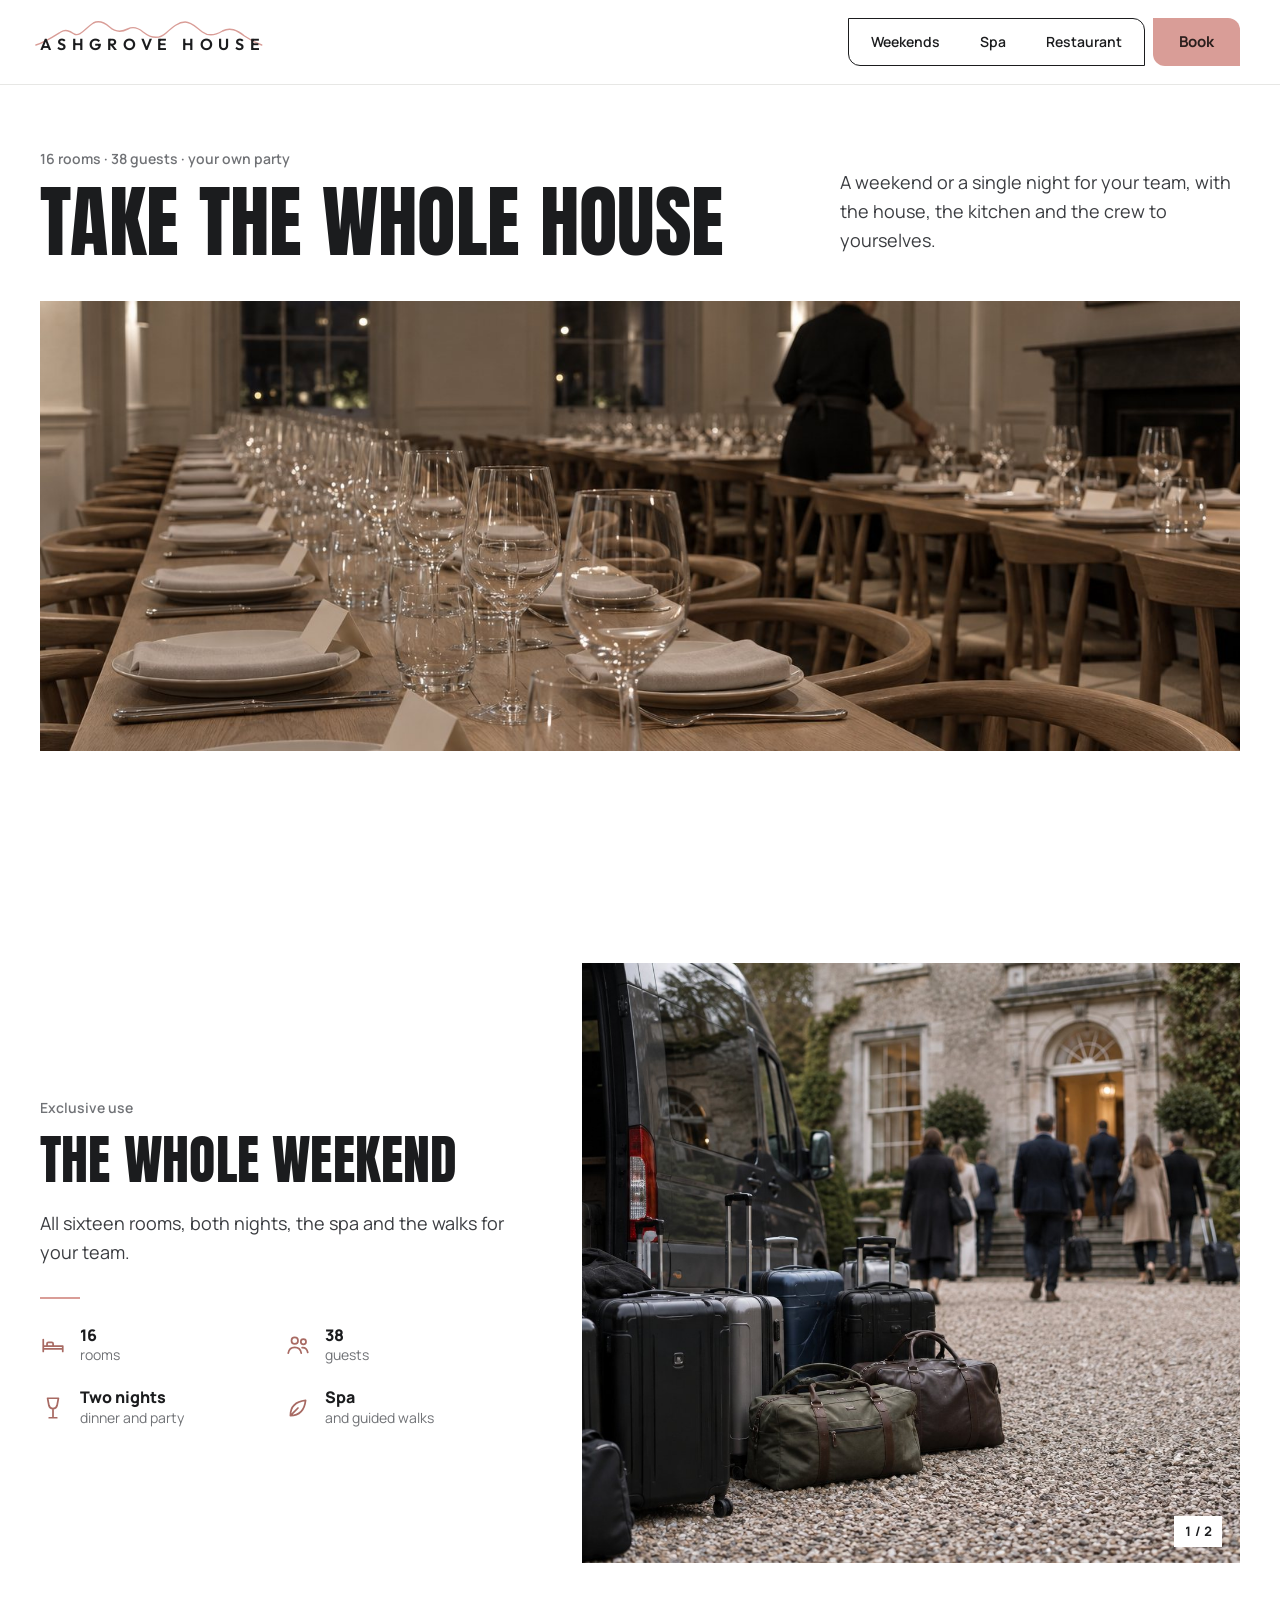
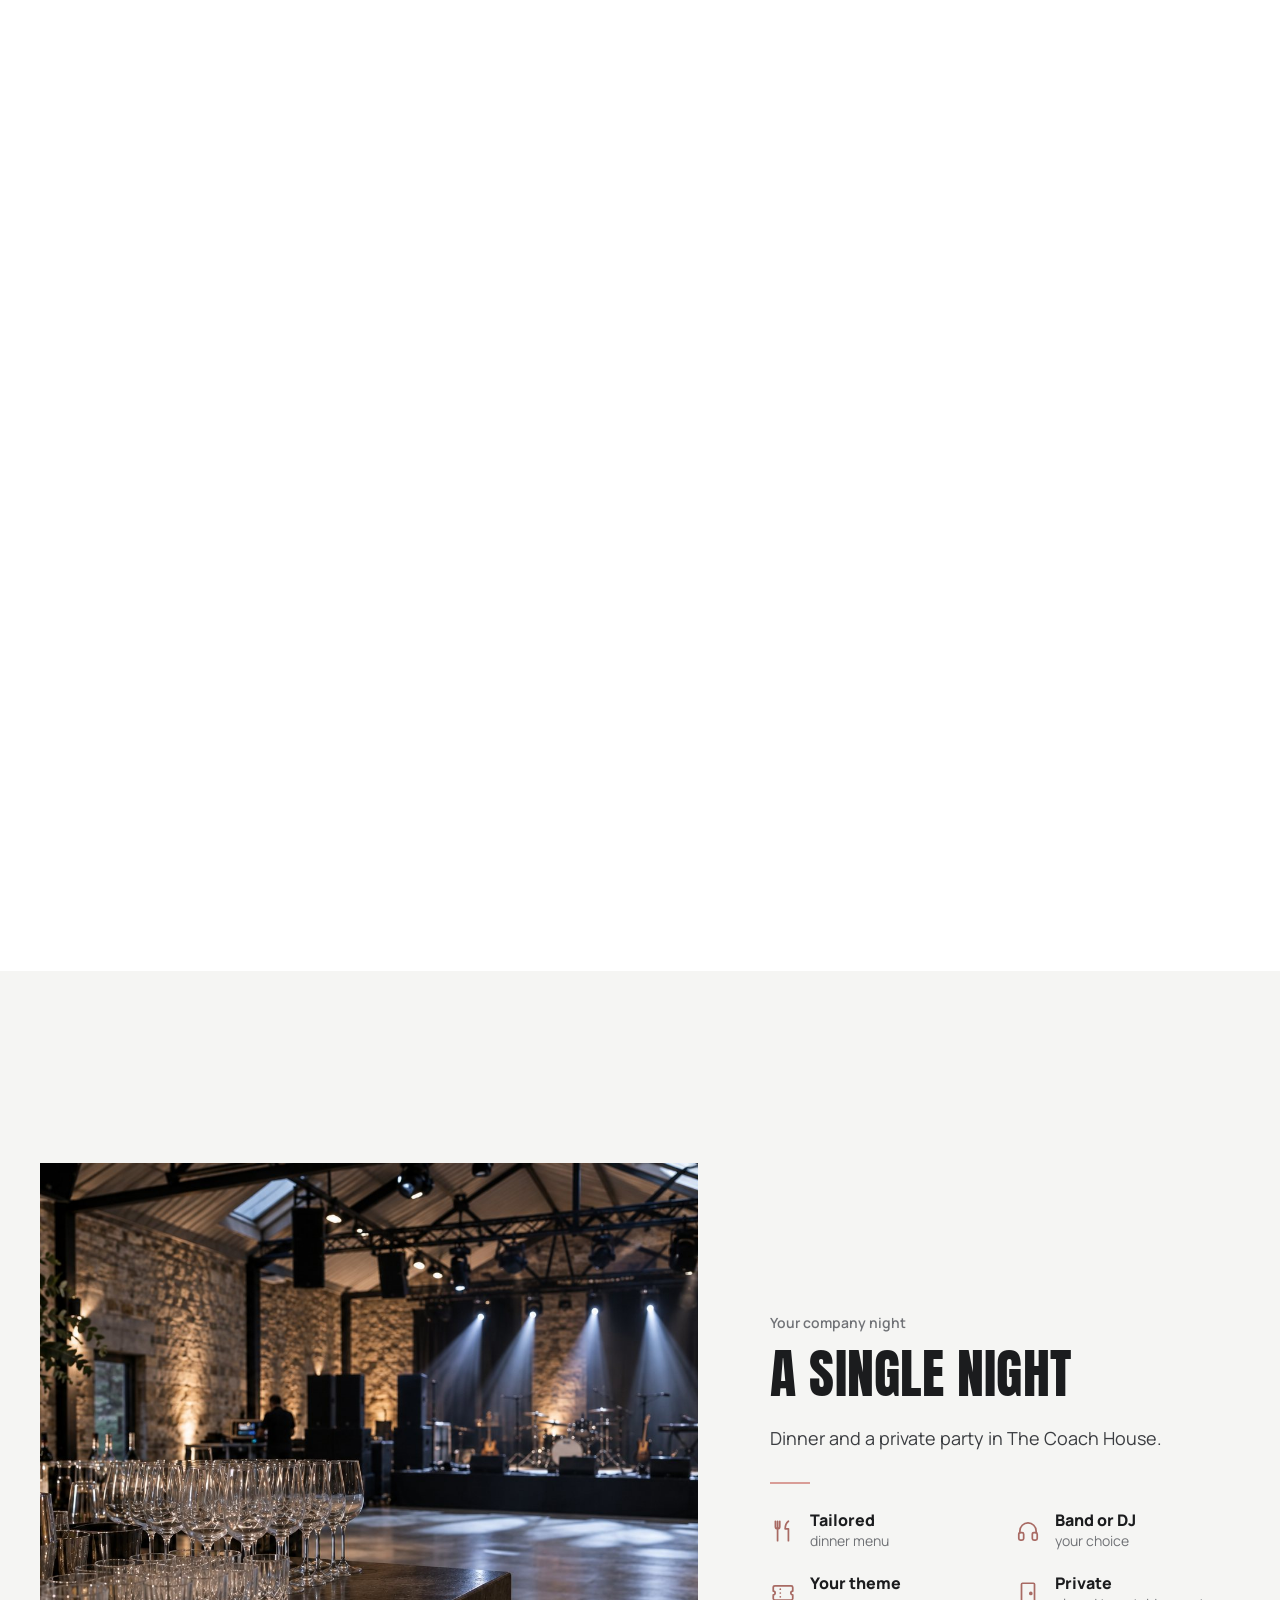
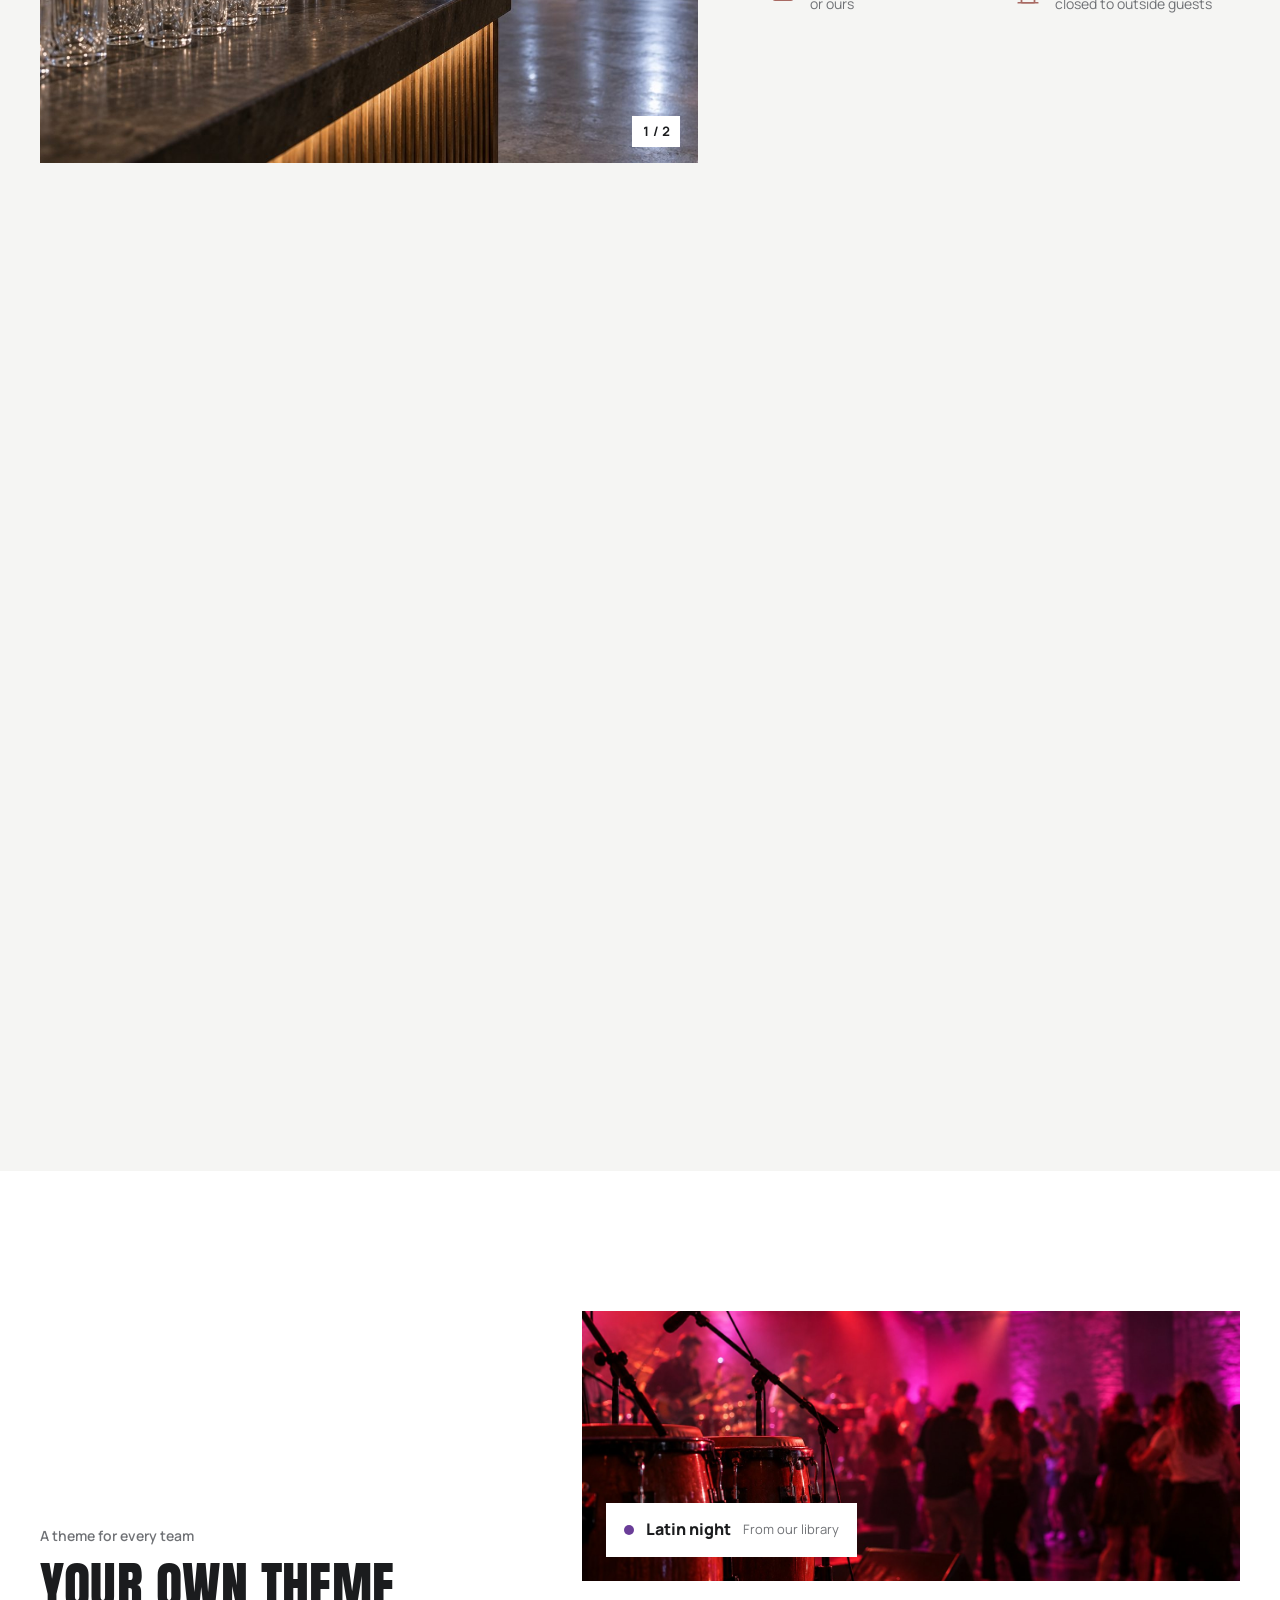
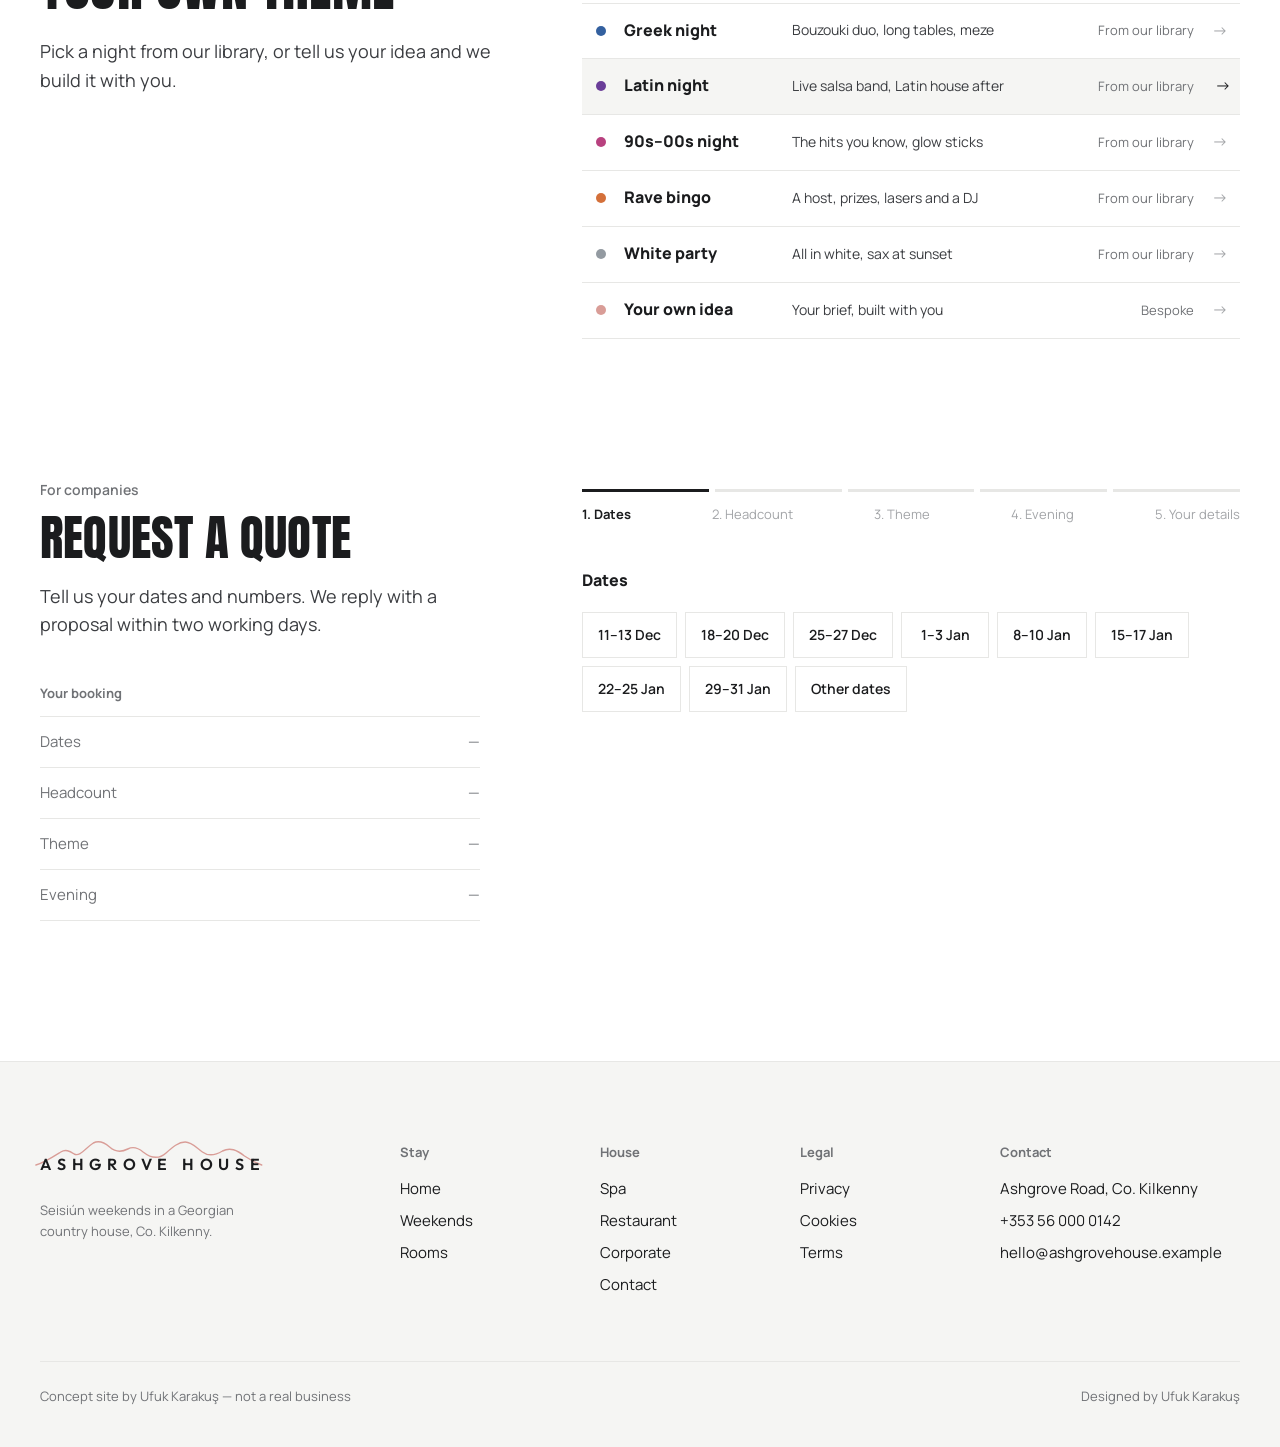
<file: corporate/index.html>
<!doctype html>
<html lang="en-IE">
<head>
<!--HEAD-->
<meta charset="utf-8">
<meta name="viewport" content="width=device-width, initial-scale=1">
<title>Ashgrove House · Corporate</title>
<meta name="robots" content="noindex">
<meta name="description" content="Ashgrove House is a fictional concept site: Seisiún weekends in a Georgian country house in Co. Kilkenny.">
<link rel="icon" href="../favicon.svg" type="image/svg+xml">
<link rel="alternate icon" href="../favicon.ico" sizes="32x32">
<link rel="preconnect" href="https://fonts.googleapis.com">
<link rel="preconnect" href="https://fonts.gstatic.com" crossorigin>
<link rel="stylesheet" href="https://fonts.googleapis.com/css2?family=Anton&family=Outfit:wght@500;600&family=Manrope:wght@400;500;600;700;800&display=swap">
<link rel="stylesheet" href="../css/tokens.css">
<link rel="stylesheet" href="../css/site.css">
<script>(function(){var d=document.documentElement;d.classList.add('js');var seen=false;try{seen=!!sessionStorage.getItem('ashSeen');sessionStorage.setItem('ashSeen','1')}catch(e){}})();</script>
<!--/HEAD-->
</head>
<body data-page="corporate">
<!--HDR-->
<header class="hdr" id="hdr"><div class="wrap hdr-in">
  <a class="logo" href="../" aria-label="Ashgrove House, home">
    <svg viewBox="0 0 240 30" preserveAspectRatio="none" aria-hidden="true"><path pathLength="1" d="M2 27 C10 25 18 20 28 14 C33 11 37 13 42 16 C48 19 54 10 62 5 C68 2 73 4 79 9 C86 15 92 14 98 11 C104 8 109 10 114 14 C122 20 130 22 138 15 C145 9 151 4 158 4 C165 4 170 10 176 14 C183 19 190 17 197 13 C205 9 212 12 220 18 C226 22 232 25 238 27"/></svg>
    <b>Ashgrove House</b>
  </a>
  <div class="navg">
    <nav class="nav" aria-label="Main"><a href="../weekends/" data-nav="weekends">Weekends</a><a href="../spa/" data-nav="spa">Spa</a><a href="../restaurant/" data-nav="restaurant">Restaurant</a></nav>
    <a class="btn btn-p" href="../rooms/">Book</a>
  </div>
</div></header>
<!--/HDR-->
<main id="main">
  <section class="pintro"><div class="wrap">
    <div class="pi-row"><div><div class="eyebrow">16 rooms · 38 guests · your own party</div><h1 class="d">Take the whole house</h1></div><p class="lead">A weekend or a single night for your team, with the house, the kitchen and the crew to yourselves.</p></div>
    <div class="pi-frame"><img src="../images/corporate-intro.jpg" alt="The dining room set for a company dinner" width="1536" height="1024"></div>
  </div></section>
  <div id="corpBands"></div>
  <section class="plainband" id="ownTheme"><div class="wrap band-g">
    <div class="b-txt"><div class="eyebrow">A theme for every team</div><h2 class="d">Your own theme</h2><p class="lead">Pick a night from our library, or tell us your idea and we build it with you.</p></div>
    <div class="thm"><div class="thm-ph"><img id="thA" src="../images/theme-latin.jpg" alt="Latin night" width="1536" height="1024"><img id="thB" alt="" style="opacity:0" width="1536" height="1024"><div class="cal-lab" id="thLab"></div></div>
     <div class="thm-list" id="thmList"></div></div>
  </div></section>
  <section class="book"><div class="wrap" id="corpBook"></div></section>
</main>
<!--FTR-->
<footer><div class="wrap">
  <div class="f-g">
    <div><a class="logo" href="../" aria-label="Ashgrove House, home"><svg viewBox="0 0 240 30" preserveAspectRatio="none" aria-hidden="true"><path d="M2 27 C10 25 18 20 28 14 C33 11 37 13 42 16 C48 19 54 10 62 5 C68 2 73 4 79 9 C86 15 92 14 98 11 C104 8 109 10 114 14 C122 20 130 22 138 15 C145 9 151 4 158 4 C165 4 170 10 176 14 C183 19 190 17 197 13 C205 9 212 12 220 18 C226 22 232 25 238 27"/></svg><b>Ashgrove House</b></a>
      <p class="small" style="margin:18px 0 0;max-width:30ch">Seisiún weekends in a Georgian country house, Co. Kilkenny.</p></div>
    <div><h4>Stay</h4><div class="f-col"><a href="../">Home</a><a href="../weekends/">Weekends</a><a href="../rooms/">Rooms</a></div></div>
    <div><h4>House</h4><div class="f-col"><a href="../spa/">Spa</a><a href="../restaurant/">Restaurant</a><a href="../corporate/">Corporate</a><a href="../contact/">Contact</a></div></div>
    <div><h4>Legal</h4><div class="f-col"><a href="../privacy/">Privacy</a><a href="../cookies/">Cookies</a><a href="../terms/">Terms</a></div></div>
    <div><h4>Contact</h4><div class="f-col"><span>Ashgrove Road, Co. Kilkenny</span><a href="tel:+353560000142" data-modal="call">+353 56 000 0142</a><a href="mailto:hello@ashgrovehouse.example" data-modal="email">hello@ashgrovehouse.example</a></div></div>
  </div>
  <div class="f-note"><span>Concept site by Ufuk Karakuş — not a real business</span><span>Designed by Ufuk Karakuş</span></div>
</div></footer>
<!--/FTR-->
<!--SCRIPTS-->
<script type="module" src="../js/site.js" blocking="render"></script>
<script type="module" src="../js/corporate.js" blocking="render"></script>
<!--/SCRIPTS-->
</body>
</html>
</file>
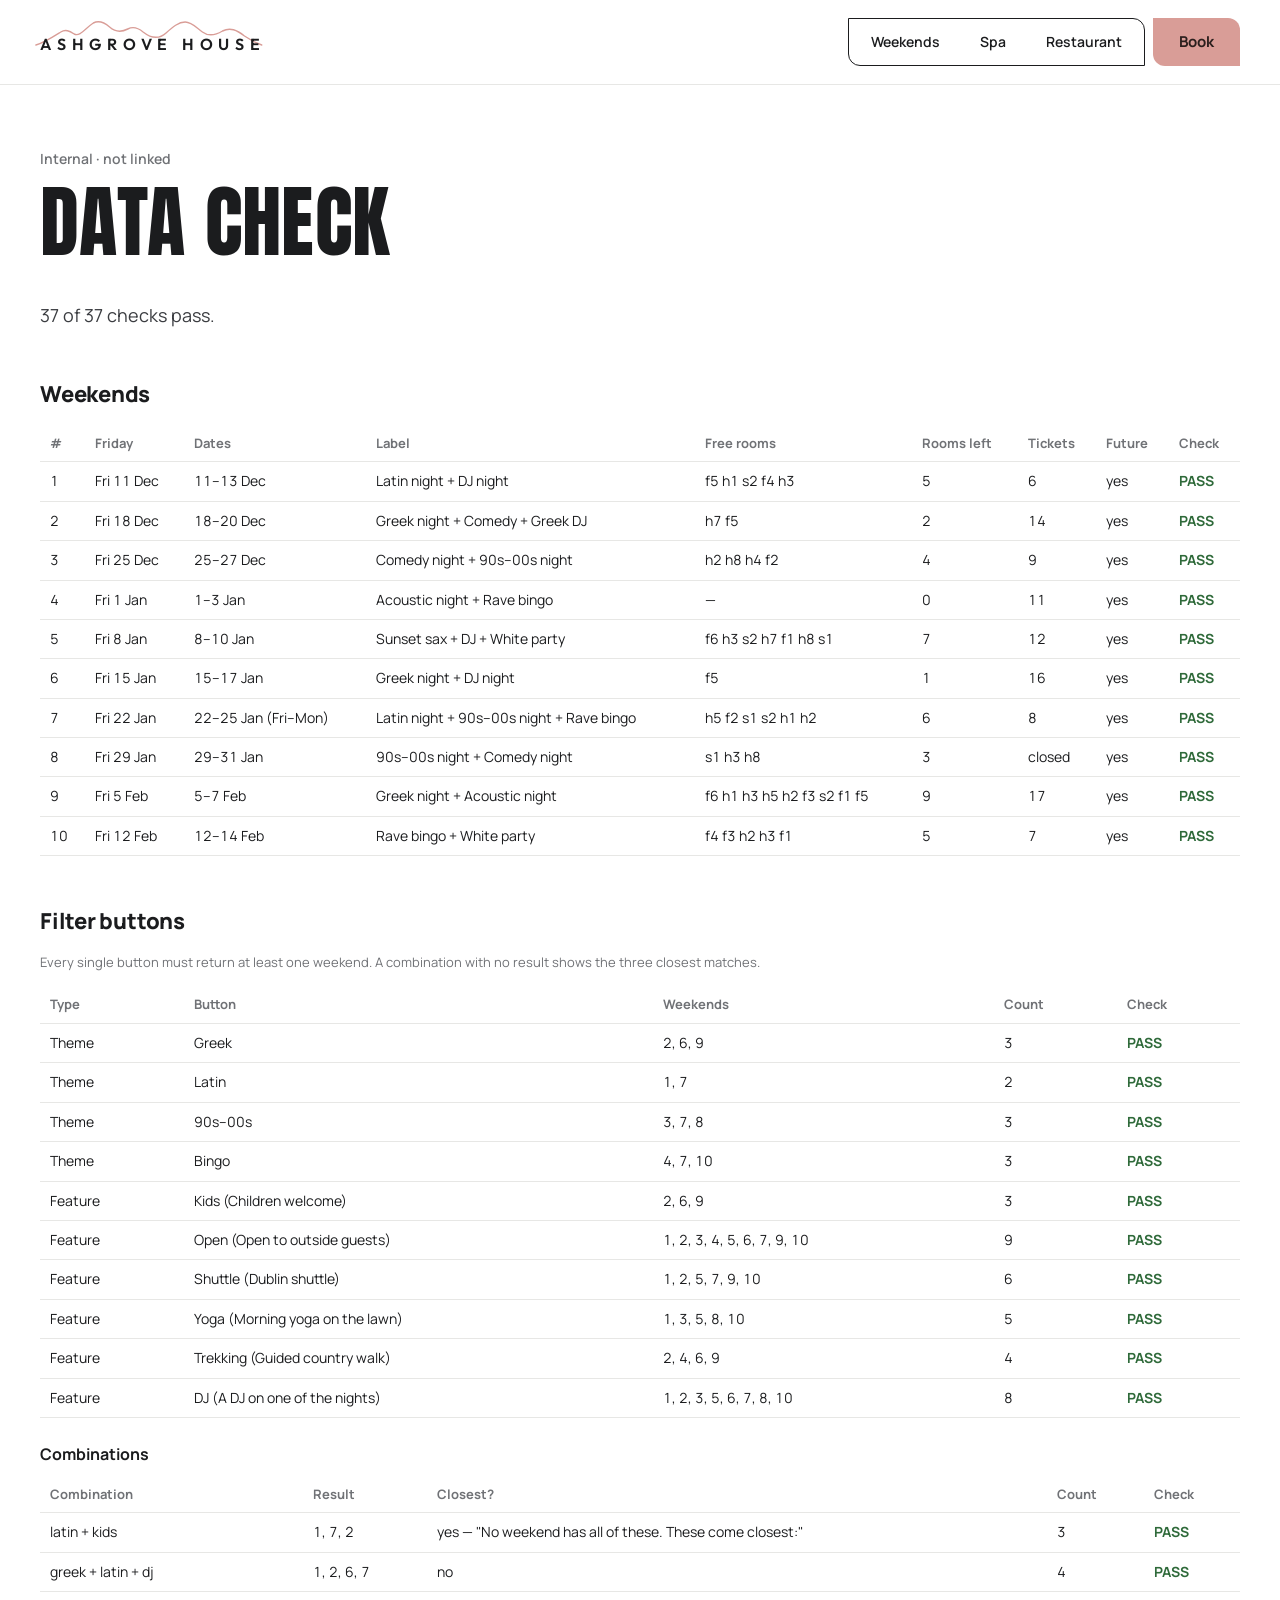
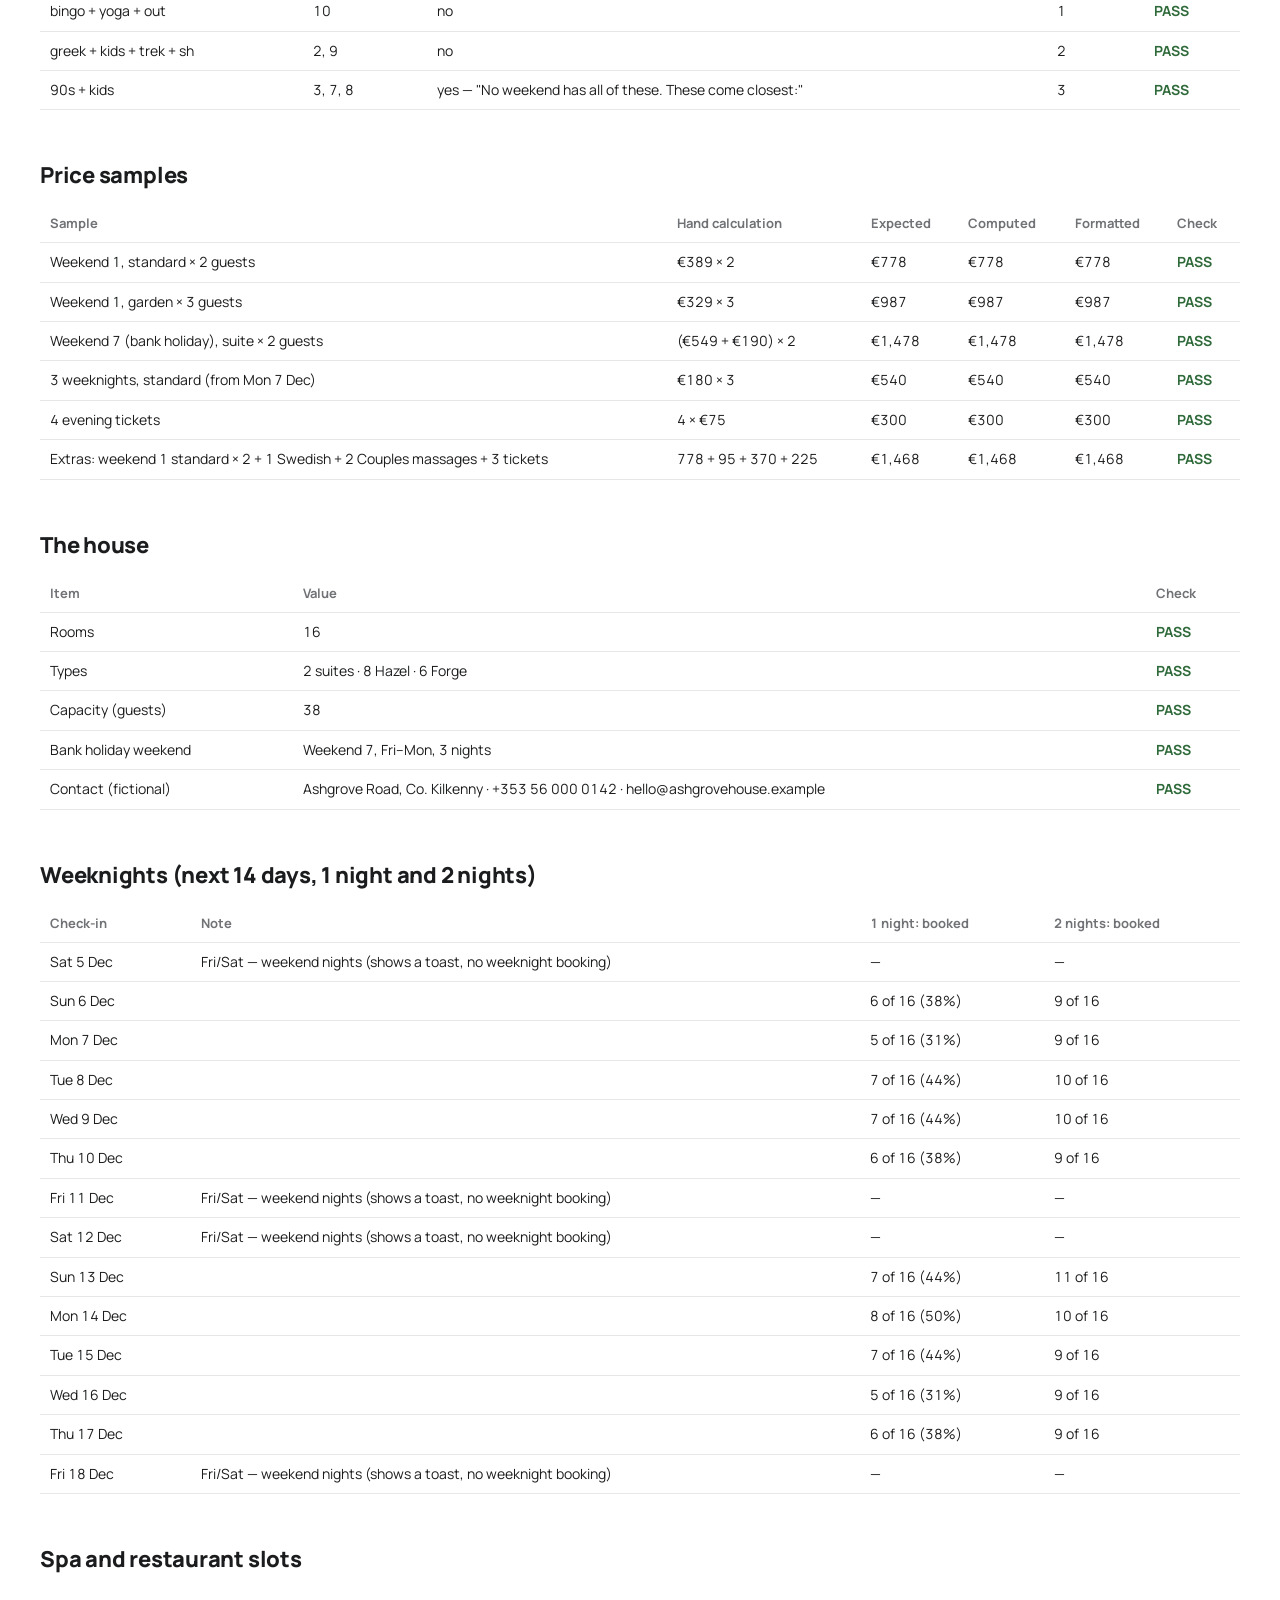
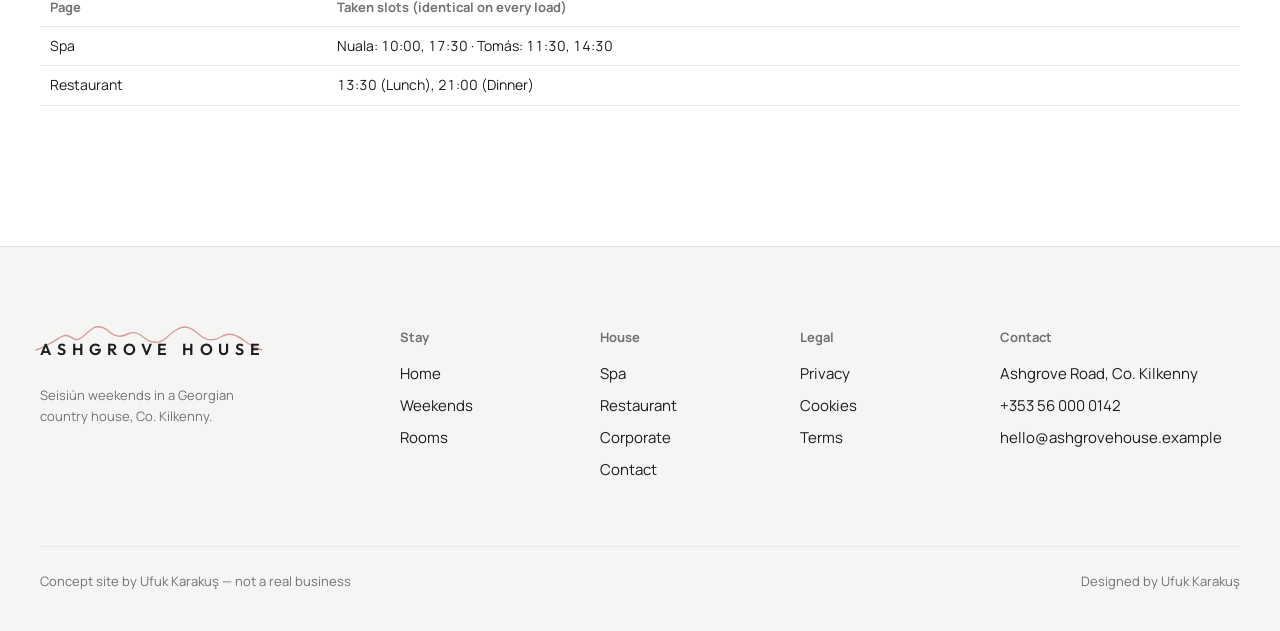
<file: data-check/index.html>
<!doctype html>
<html lang="en-IE">
<head>
<!--HEAD-->
<meta charset="utf-8">
<meta name="viewport" content="width=device-width, initial-scale=1">
<title>Ashgrove House · Data check</title>
<meta name="robots" content="noindex">
<meta name="description" content="Ashgrove House is a fictional concept site: Seisiún weekends in a Georgian country house in Co. Kilkenny.">
<link rel="icon" href="../favicon.svg" type="image/svg+xml">
<link rel="alternate icon" href="../favicon.ico" sizes="32x32">
<link rel="preconnect" href="https://fonts.googleapis.com">
<link rel="preconnect" href="https://fonts.gstatic.com" crossorigin>
<link rel="stylesheet" href="https://fonts.googleapis.com/css2?family=Anton&family=Outfit:wght@500;600&family=Manrope:wght@400;500;600;700;800&display=swap">
<link rel="stylesheet" href="../css/tokens.css">
<link rel="stylesheet" href="../css/site.css">
<script>(function(){var d=document.documentElement;d.classList.add('js');var seen=false;try{seen=!!sessionStorage.getItem('ashSeen');sessionStorage.setItem('ashSeen','1')}catch(e){}})();</script>
<!--/HEAD-->
</head>
<body data-page="data-check">
<!--HDR-->
<header class="hdr" id="hdr"><div class="wrap hdr-in">
  <a class="logo" href="../" aria-label="Ashgrove House, home">
    <svg viewBox="0 0 240 30" preserveAspectRatio="none" aria-hidden="true"><path pathLength="1" d="M2 27 C10 25 18 20 28 14 C33 11 37 13 42 16 C48 19 54 10 62 5 C68 2 73 4 79 9 C86 15 92 14 98 11 C104 8 109 10 114 14 C122 20 130 22 138 15 C145 9 151 4 158 4 C165 4 170 10 176 14 C183 19 190 17 197 13 C205 9 212 12 220 18 C226 22 232 25 238 27"/></svg>
    <b>Ashgrove House</b>
  </a>
  <div class="navg">
    <nav class="nav" aria-label="Main"><a href="../weekends/" data-nav="weekends">Weekends</a><a href="../spa/" data-nav="spa">Spa</a><a href="../restaurant/" data-nav="restaurant">Restaurant</a></nav>
    <a class="btn btn-p" href="../rooms/">Book</a>
  </div>
</div></header>
<!--/HDR-->
<main id="main">
  <section class="legal dc"><div class="wrap">
    <div class="eyebrow">Internal · not linked</div>
    <h1 class="d">Data check</h1>
    <p class="lead" id="dc-sum">Checking…</p>

    <h2>Weekends</h2>
    <table id="dc-weekends"></table>

    <h2>Filter buttons</h2>
    <p class="small">Every single button must return at least one weekend. A combination with no result shows the three closest matches.</p>
    <table id="dc-filters"></table>
    <h3>Combinations</h3>
    <table id="dc-combos"></table>

    <h2>Price samples</h2>
    <table id="dc-prices"></table>

    <h2>The house</h2>
    <table id="dc-house"></table>

    <h2>Weeknights (next 14 days, 1 night and 2 nights)</h2>
    <table id="dc-weeknights"></table>

    <h2>Spa and restaurant slots</h2>
    <table id="dc-slots"></table>
  </div></section>
</main>
<!--FTR-->
<footer><div class="wrap">
  <div class="f-g">
    <div><a class="logo" href="../" aria-label="Ashgrove House, home"><svg viewBox="0 0 240 30" preserveAspectRatio="none" aria-hidden="true"><path d="M2 27 C10 25 18 20 28 14 C33 11 37 13 42 16 C48 19 54 10 62 5 C68 2 73 4 79 9 C86 15 92 14 98 11 C104 8 109 10 114 14 C122 20 130 22 138 15 C145 9 151 4 158 4 C165 4 170 10 176 14 C183 19 190 17 197 13 C205 9 212 12 220 18 C226 22 232 25 238 27"/></svg><b>Ashgrove House</b></a>
      <p class="small" style="margin:18px 0 0;max-width:30ch">Seisiún weekends in a Georgian country house, Co. Kilkenny.</p></div>
    <div><h4>Stay</h4><div class="f-col"><a href="../">Home</a><a href="../weekends/">Weekends</a><a href="../rooms/">Rooms</a></div></div>
    <div><h4>House</h4><div class="f-col"><a href="../spa/">Spa</a><a href="../restaurant/">Restaurant</a><a href="../corporate/">Corporate</a><a href="../contact/">Contact</a></div></div>
    <div><h4>Legal</h4><div class="f-col"><a href="../privacy/">Privacy</a><a href="../cookies/">Cookies</a><a href="../terms/">Terms</a></div></div>
    <div><h4>Contact</h4><div class="f-col"><span>Ashgrove Road, Co. Kilkenny</span><a href="tel:+353560000142" data-modal="call">+353 56 000 0142</a><a href="mailto:hello@ashgrovehouse.example" data-modal="email">hello@ashgrovehouse.example</a></div></div>
  </div>
  <div class="f-note"><span>Concept site by Ufuk Karakuş — not a real business</span><span>Designed by Ufuk Karakuş</span></div>
</div></footer>
<!--/FTR-->
<!--SCRIPTS-->
<script type="module" src="../js/site.js" blocking="render"></script>
<script type="module" src="../js/data-check.js" blocking="render"></script>
<!--/SCRIPTS-->
</body>
</html>
</file>
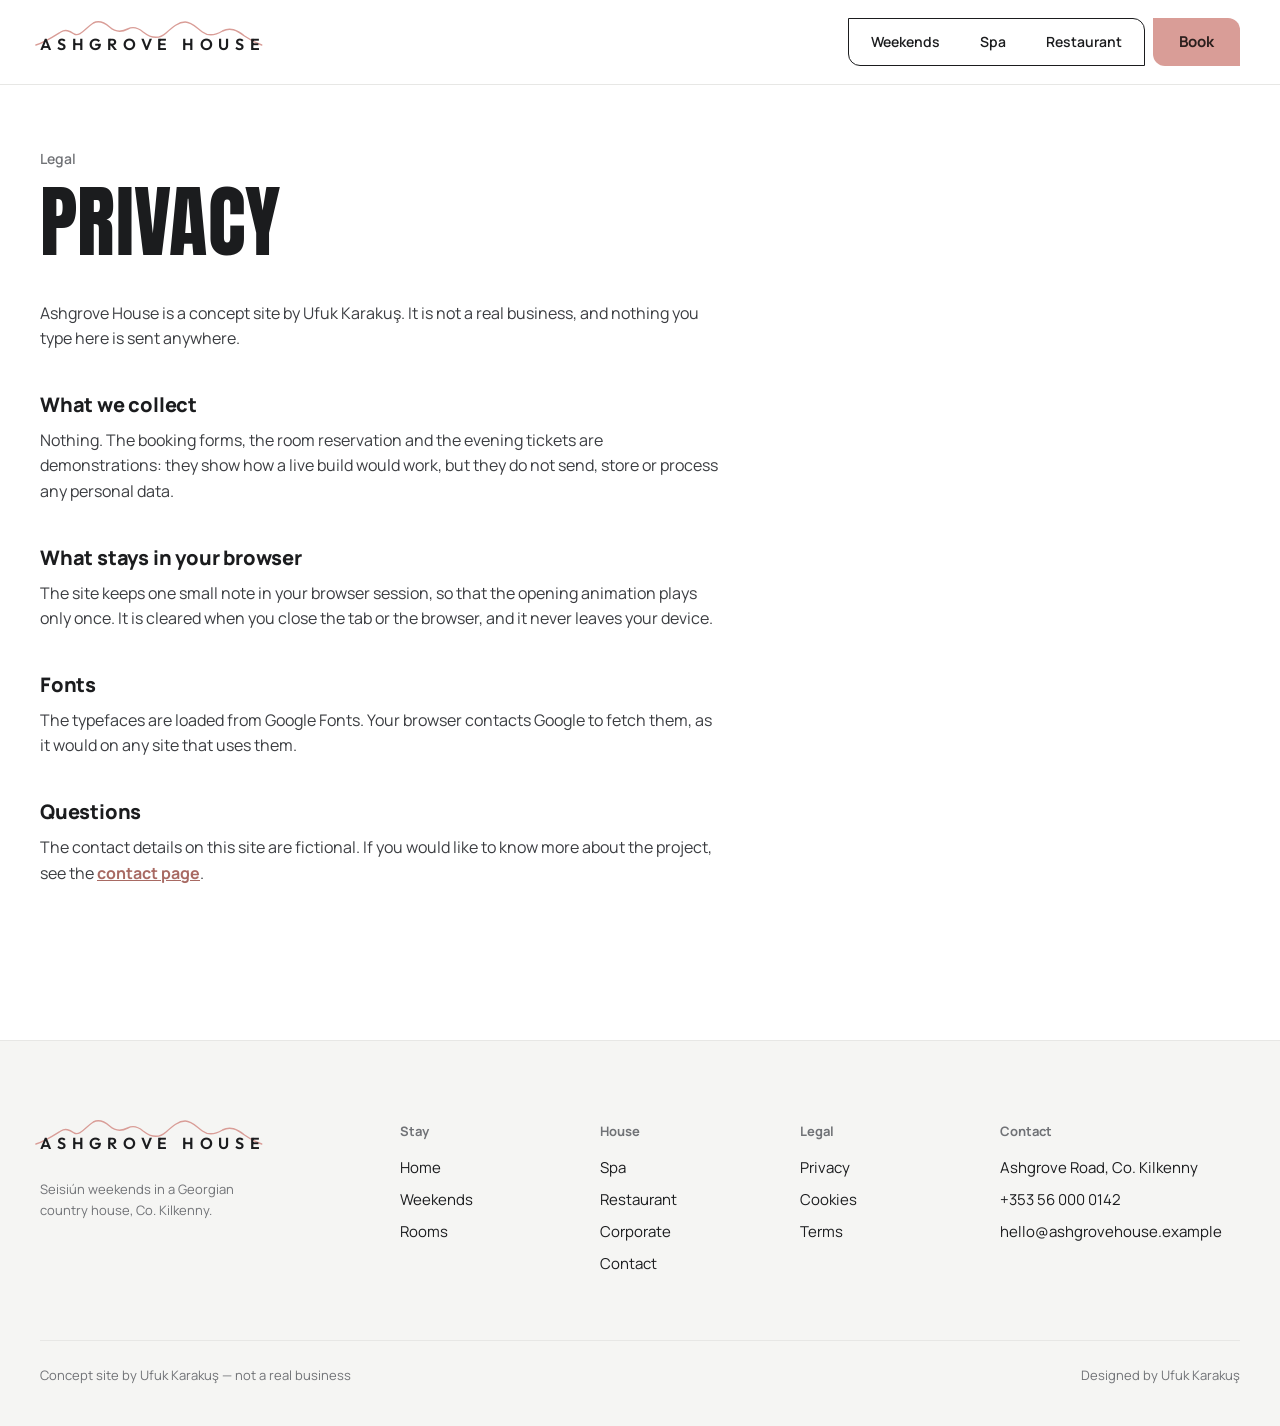
<file: privacy/index.html>
<!doctype html>
<html lang="en-IE">
<head>
<!--HEAD-->
<meta charset="utf-8">
<meta name="viewport" content="width=device-width, initial-scale=1">
<title>Ashgrove House · Privacy</title>
<meta name="robots" content="noindex">
<meta name="description" content="Ashgrove House is a fictional concept site: Seisiún weekends in a Georgian country house in Co. Kilkenny.">
<link rel="icon" href="../favicon.svg" type="image/svg+xml">
<link rel="alternate icon" href="../favicon.ico" sizes="32x32">
<link rel="preconnect" href="https://fonts.googleapis.com">
<link rel="preconnect" href="https://fonts.gstatic.com" crossorigin>
<link rel="stylesheet" href="https://fonts.googleapis.com/css2?family=Anton&family=Outfit:wght@500;600&family=Manrope:wght@400;500;600;700;800&display=swap">
<link rel="stylesheet" href="../css/tokens.css">
<link rel="stylesheet" href="../css/site.css">
<script>(function(){var d=document.documentElement;d.classList.add('js');var seen=false;try{seen=!!sessionStorage.getItem('ashSeen');sessionStorage.setItem('ashSeen','1')}catch(e){}})();</script>
<!--/HEAD-->
</head>
<body data-page="privacy">
<!--HDR-->
<header class="hdr" id="hdr"><div class="wrap hdr-in">
  <a class="logo" href="../" aria-label="Ashgrove House, home">
    <svg viewBox="0 0 240 30" preserveAspectRatio="none" aria-hidden="true"><path pathLength="1" d="M2 27 C10 25 18 20 28 14 C33 11 37 13 42 16 C48 19 54 10 62 5 C68 2 73 4 79 9 C86 15 92 14 98 11 C104 8 109 10 114 14 C122 20 130 22 138 15 C145 9 151 4 158 4 C165 4 170 10 176 14 C183 19 190 17 197 13 C205 9 212 12 220 18 C226 22 232 25 238 27"/></svg>
    <b>Ashgrove House</b>
  </a>
  <div class="navg">
    <nav class="nav" aria-label="Main"><a href="../weekends/" data-nav="weekends">Weekends</a><a href="../spa/" data-nav="spa">Spa</a><a href="../restaurant/" data-nav="restaurant">Restaurant</a></nav>
    <a class="btn btn-p" href="../rooms/">Book</a>
  </div>
</div></header>
<!--/HDR-->
<main id="main">
  <section class="legal"><div class="wrap">
    <div class="eyebrow">Legal</div>
    <h1 class="d">Privacy</h1>
    <div class="prose">
    <p>Ashgrove House is a concept site by Ufuk Karakuş. It is not a real business, and nothing you type here is sent anywhere.</p>
    <h2>What we collect</h2>
    <p>Nothing. The booking forms, the room reservation and the evening tickets are demonstrations: they show how a live build would work, but they do not send, store or process any personal data.</p>
    <h2>What stays in your browser</h2>
    <p>The site keeps one small note in your browser session, so that the opening animation plays only once. It is cleared when you close the tab or the browser, and it never leaves your device.</p>
    <h2>Fonts</h2>
    <p>The typefaces are loaded from Google Fonts. Your browser contacts Google to fetch them, as it would on any site that uses them.</p>
    <h2>Questions</h2>
    <p>The contact details on this site are fictional. If you would like to know more about the project, see the <a href="../contact/">contact page</a>.</p>
    </div>
  </div></section>
</main>
<!--FTR-->
<footer><div class="wrap">
  <div class="f-g">
    <div><a class="logo" href="../" aria-label="Ashgrove House, home"><svg viewBox="0 0 240 30" preserveAspectRatio="none" aria-hidden="true"><path d="M2 27 C10 25 18 20 28 14 C33 11 37 13 42 16 C48 19 54 10 62 5 C68 2 73 4 79 9 C86 15 92 14 98 11 C104 8 109 10 114 14 C122 20 130 22 138 15 C145 9 151 4 158 4 C165 4 170 10 176 14 C183 19 190 17 197 13 C205 9 212 12 220 18 C226 22 232 25 238 27"/></svg><b>Ashgrove House</b></a>
      <p class="small" style="margin:18px 0 0;max-width:30ch">Seisiún weekends in a Georgian country house, Co. Kilkenny.</p></div>
    <div><h4>Stay</h4><div class="f-col"><a href="../">Home</a><a href="../weekends/">Weekends</a><a href="../rooms/">Rooms</a></div></div>
    <div><h4>House</h4><div class="f-col"><a href="../spa/">Spa</a><a href="../restaurant/">Restaurant</a><a href="../corporate/">Corporate</a><a href="../contact/">Contact</a></div></div>
    <div><h4>Legal</h4><div class="f-col"><a href="../privacy/">Privacy</a><a href="../cookies/">Cookies</a><a href="../terms/">Terms</a></div></div>
    <div><h4>Contact</h4><div class="f-col"><span>Ashgrove Road, Co. Kilkenny</span><a href="tel:+353560000142" data-modal="call">+353 56 000 0142</a><a href="mailto:hello@ashgrovehouse.example" data-modal="email">hello@ashgrovehouse.example</a></div></div>
  </div>
  <div class="f-note"><span>Concept site by Ufuk Karakuş — not a real business</span><span>Designed by Ufuk Karakuş</span></div>
</div></footer>
<!--/FTR-->
<!--SCRIPTS-->
<script type="module" src="../js/site.js" blocking="render"></script>
<!--/SCRIPTS-->
</body>
</html>
</file>
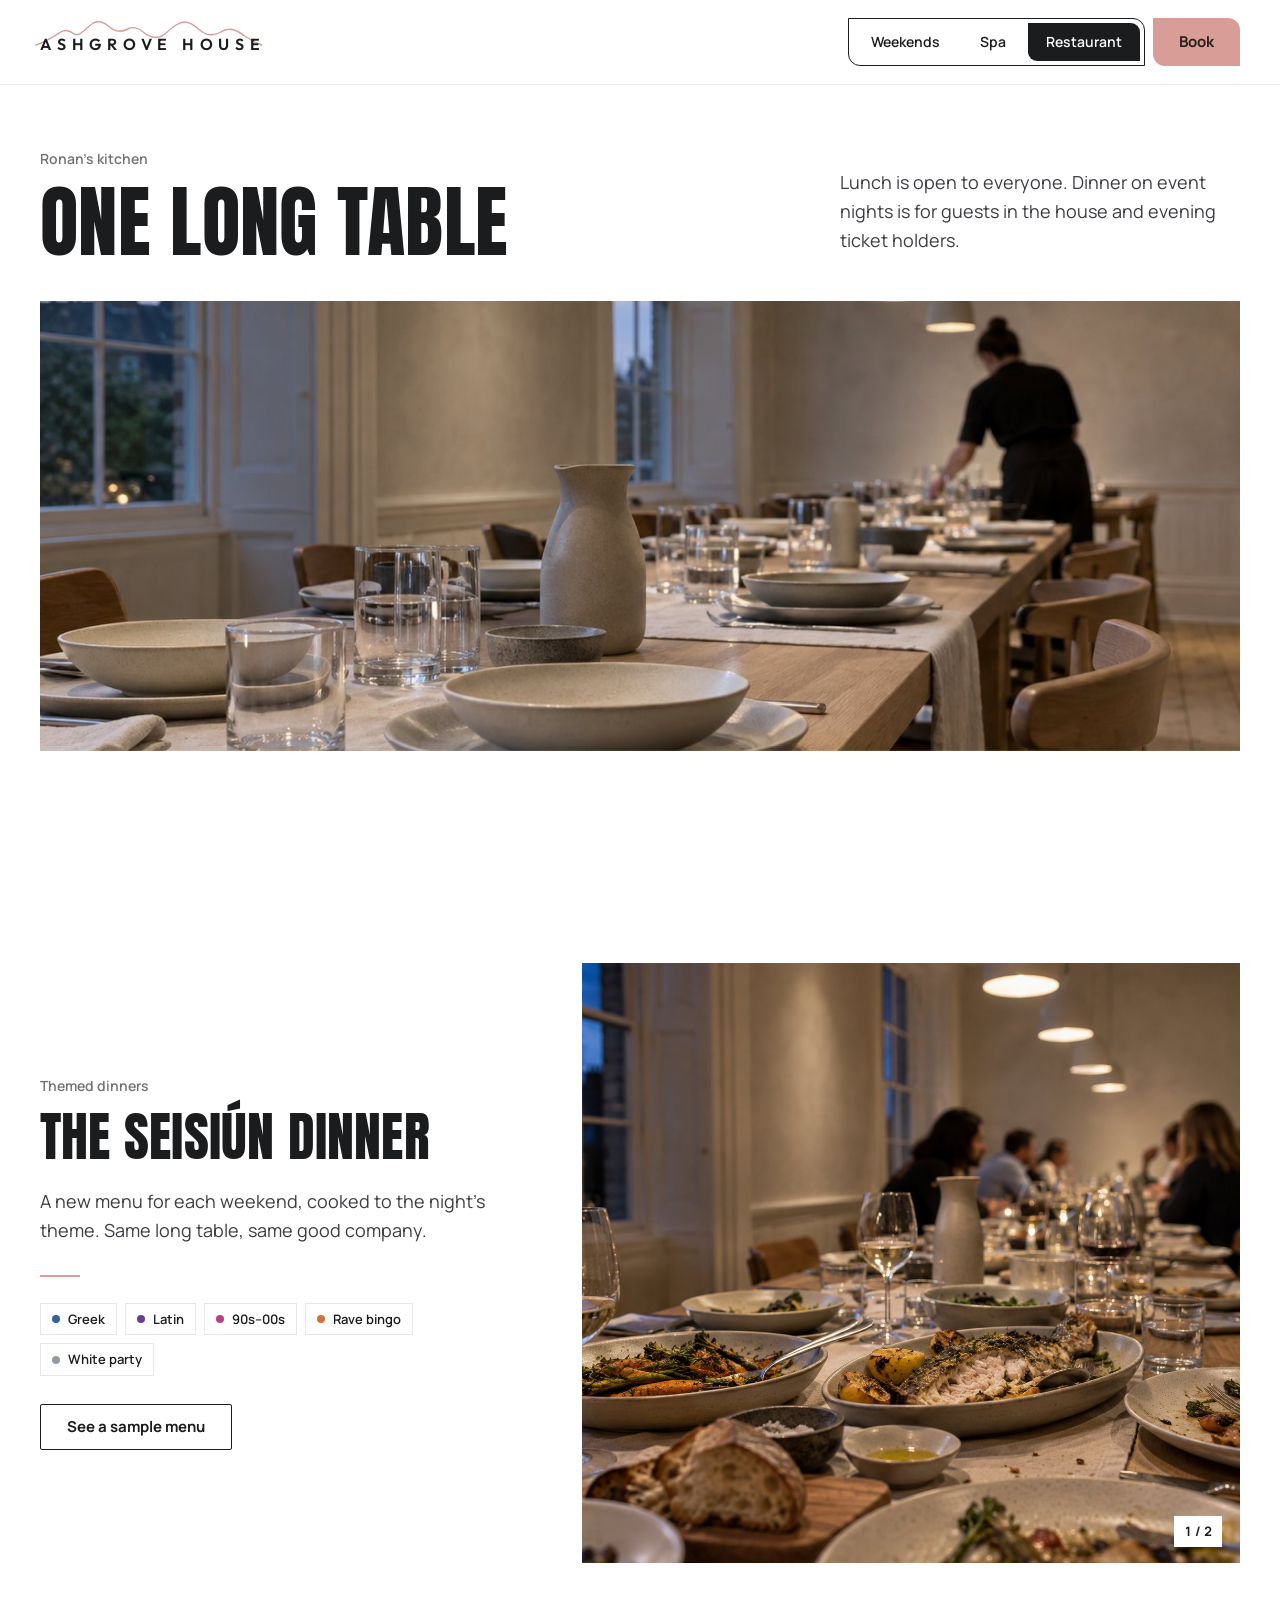
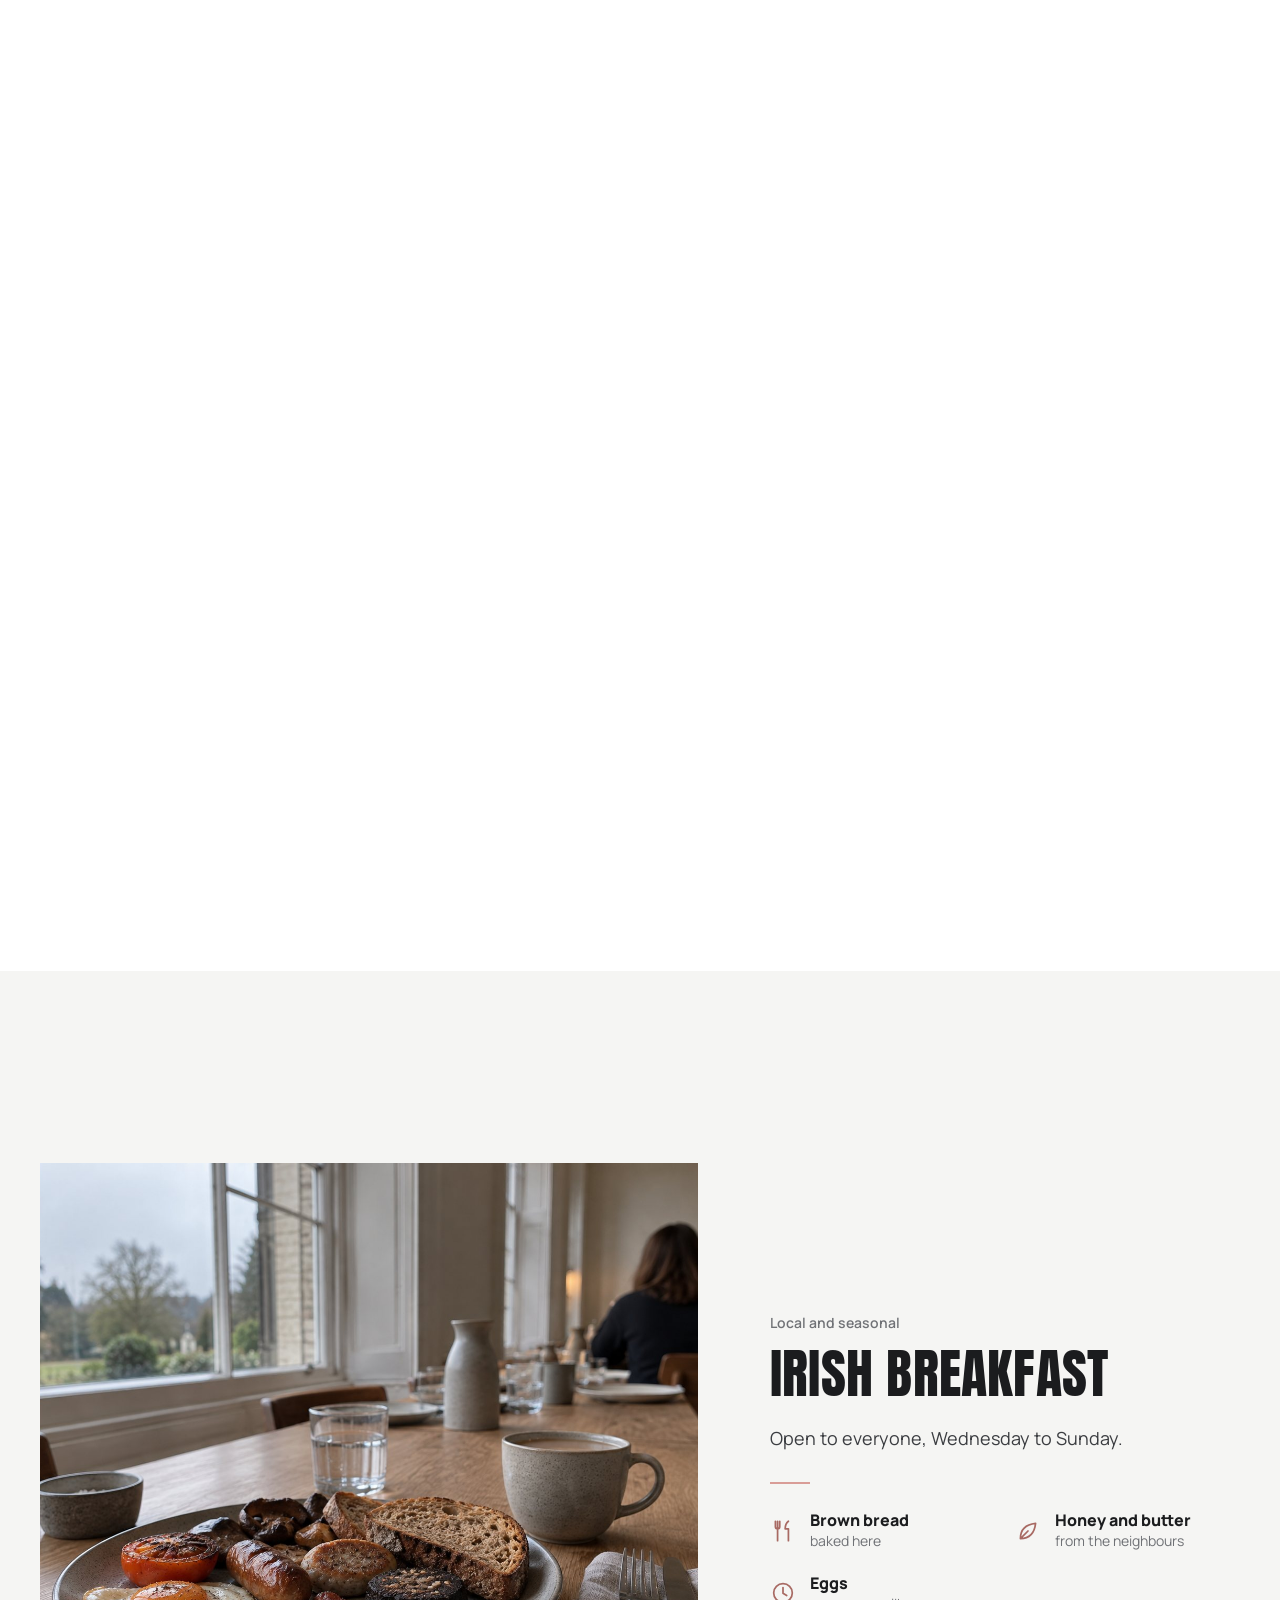
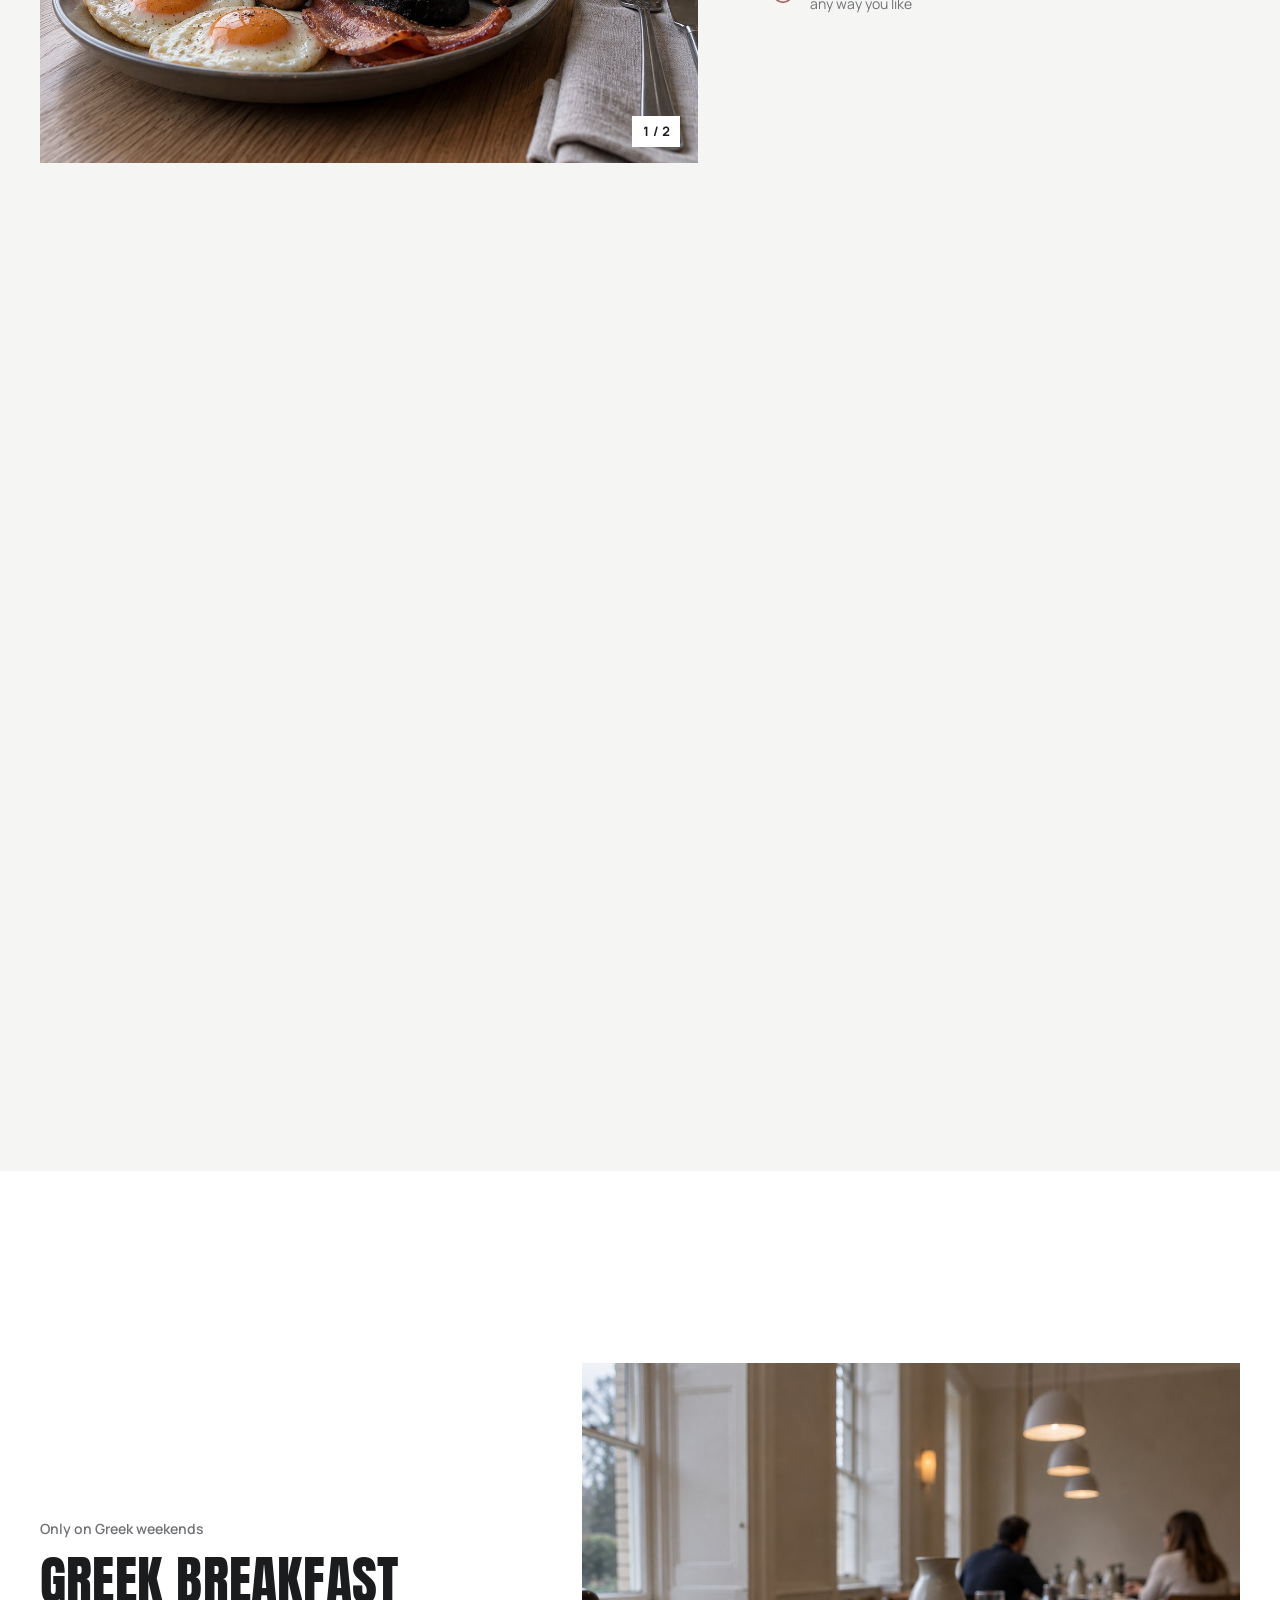
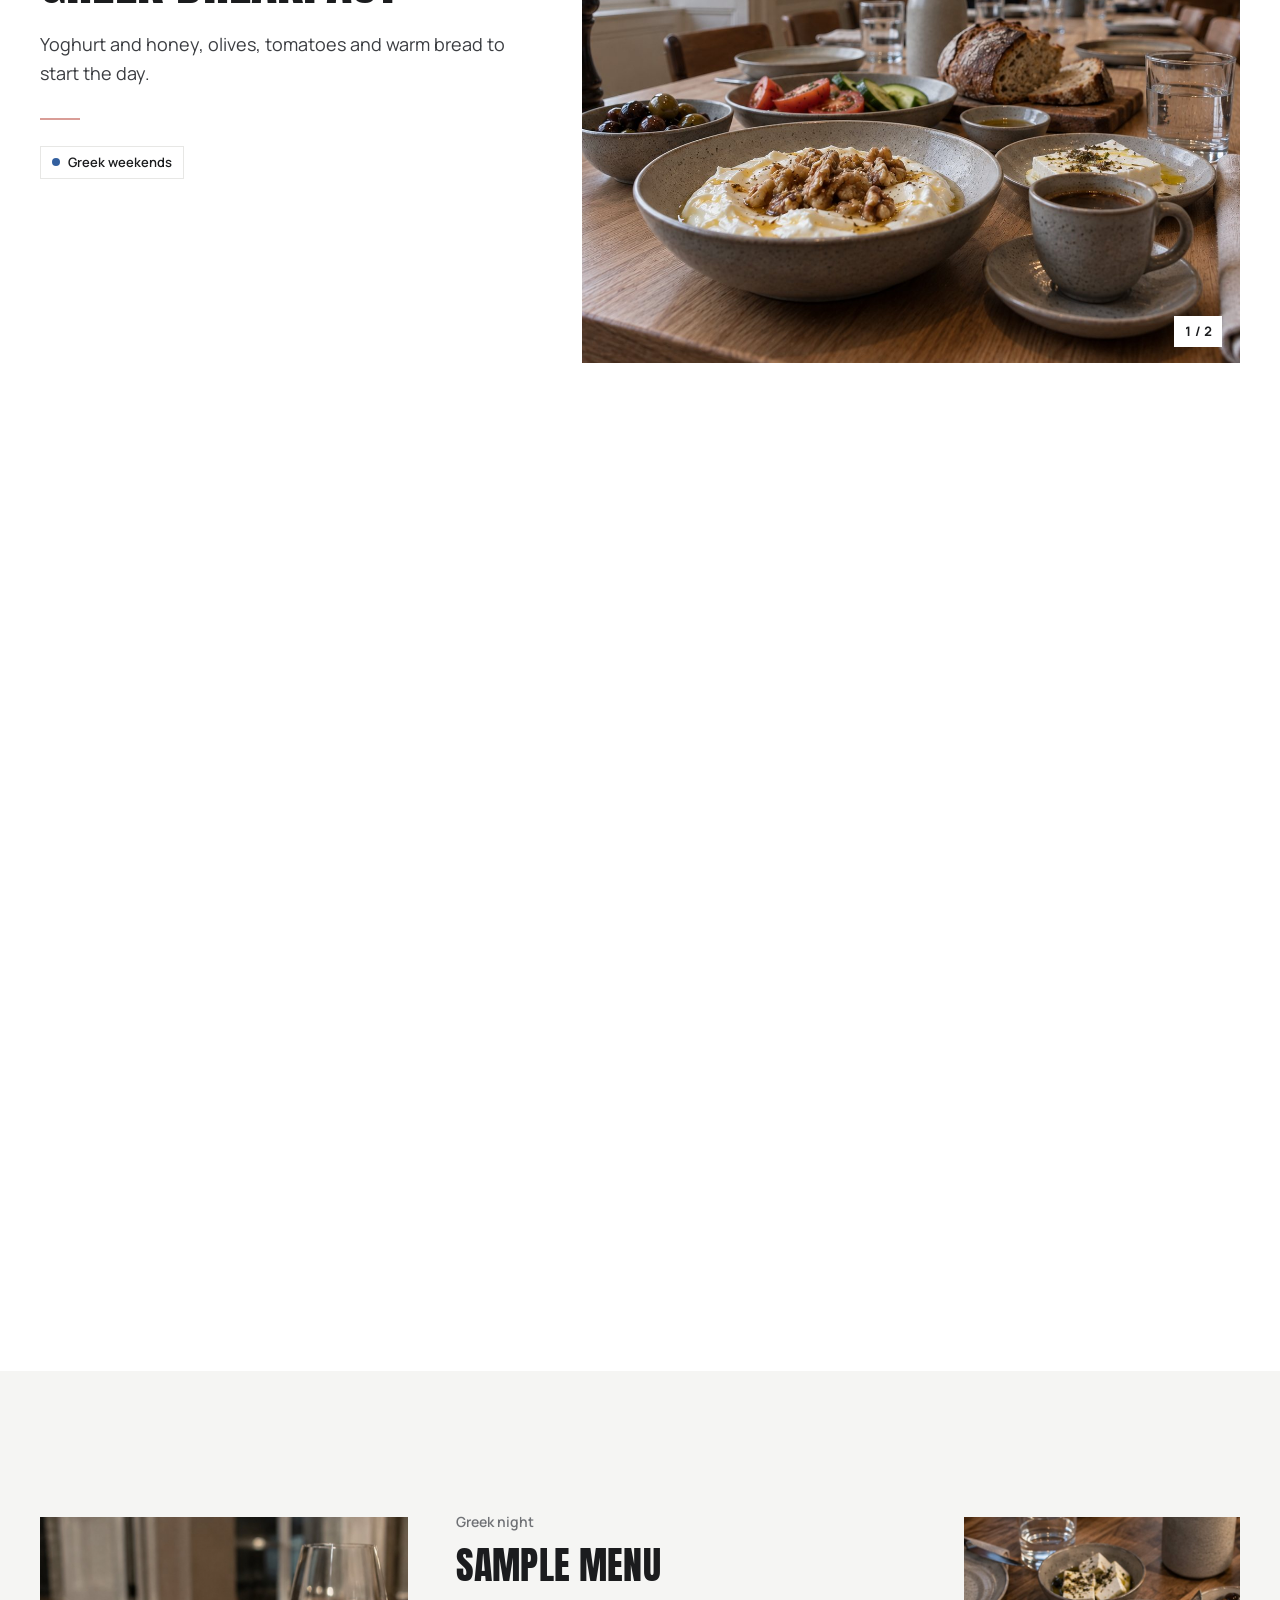
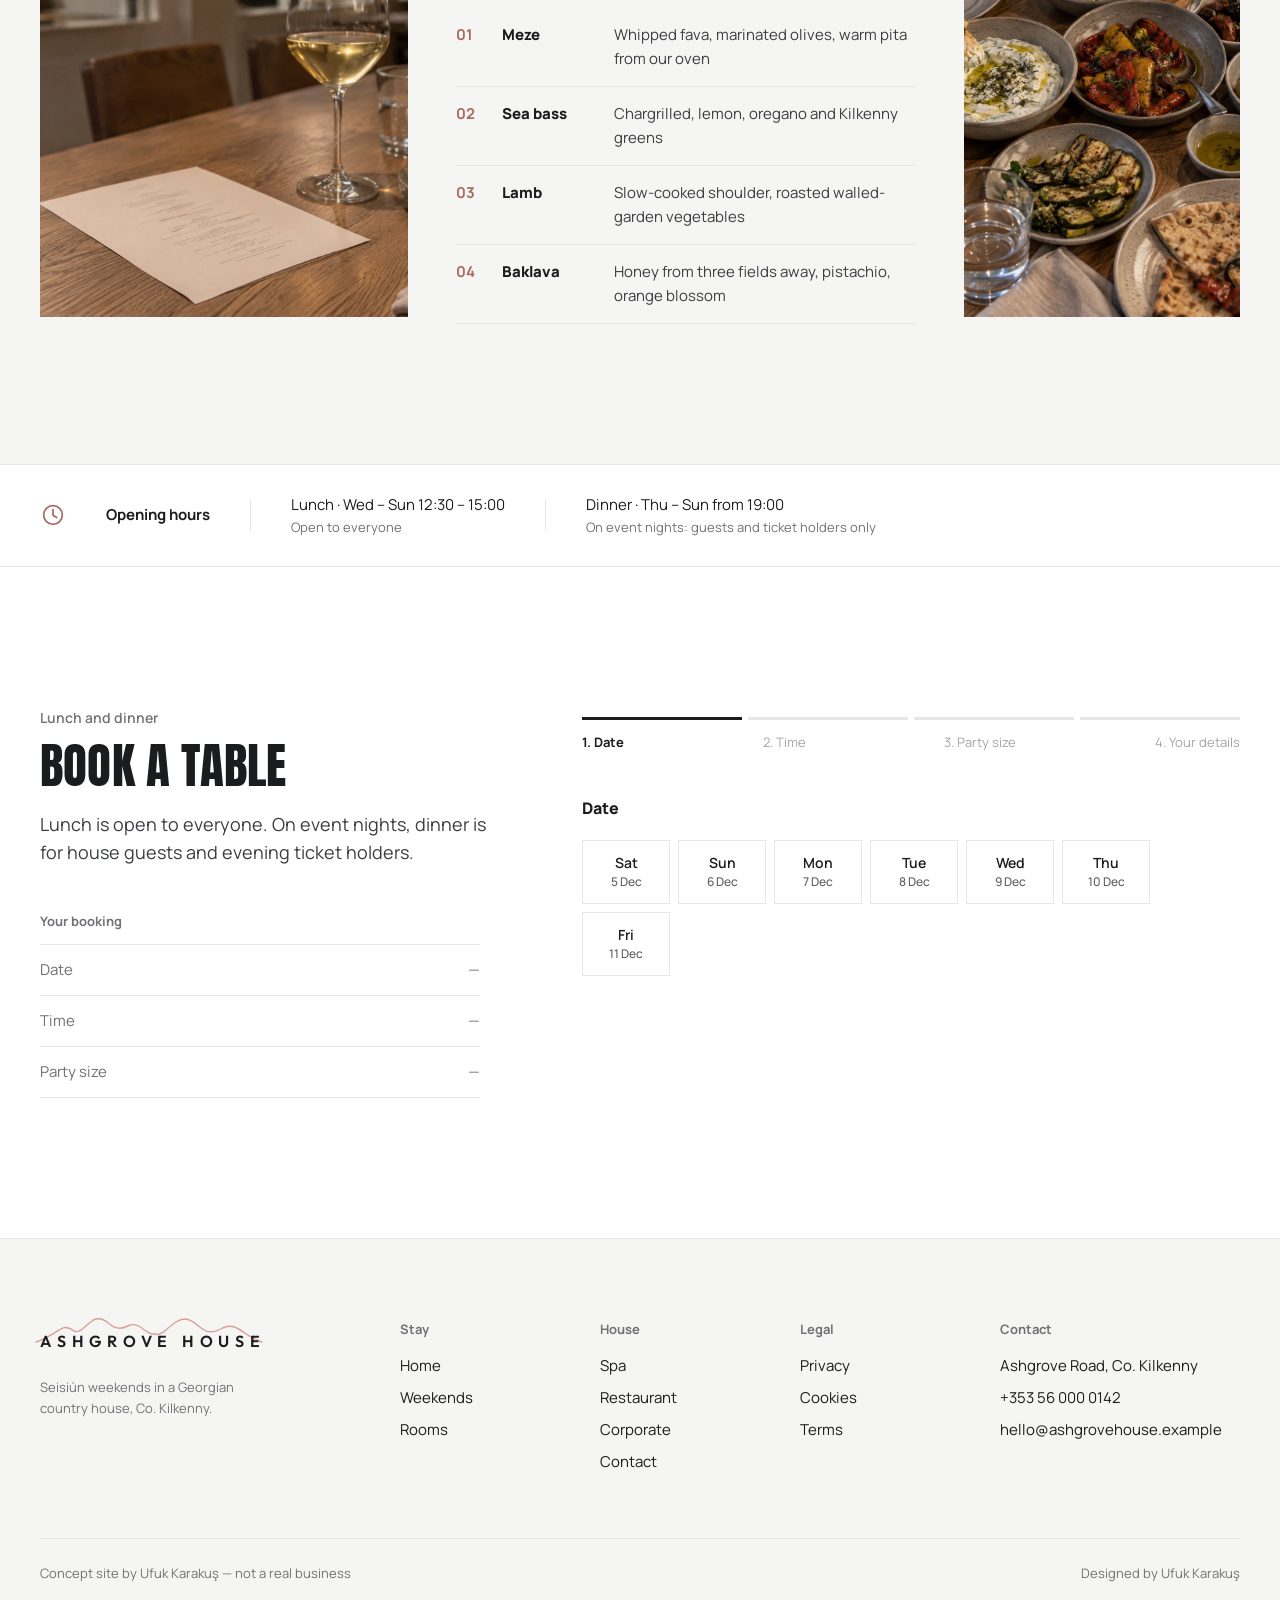
<file: restaurant/index.html>
<!doctype html>
<html lang="en-IE">
<head>
<!--HEAD-->
<meta charset="utf-8">
<meta name="viewport" content="width=device-width, initial-scale=1">
<title>Ashgrove House · Restaurant</title>
<meta name="robots" content="noindex">
<meta name="description" content="Ashgrove House is a fictional concept site: Seisiún weekends in a Georgian country house in Co. Kilkenny.">
<link rel="icon" href="../favicon.svg" type="image/svg+xml">
<link rel="alternate icon" href="../favicon.ico" sizes="32x32">
<link rel="preconnect" href="https://fonts.googleapis.com">
<link rel="preconnect" href="https://fonts.gstatic.com" crossorigin>
<link rel="stylesheet" href="https://fonts.googleapis.com/css2?family=Anton&family=Outfit:wght@500;600&family=Manrope:wght@400;500;600;700;800&display=swap">
<link rel="stylesheet" href="../css/tokens.css">
<link rel="stylesheet" href="../css/site.css">
<script>(function(){var d=document.documentElement;d.classList.add('js');var seen=false;try{seen=!!sessionStorage.getItem('ashSeen');sessionStorage.setItem('ashSeen','1')}catch(e){}})();</script>
<!--/HEAD-->
</head>
<body data-page="restaurant">
<!--HDR-->
<header class="hdr" id="hdr"><div class="wrap hdr-in">
  <a class="logo" href="../" aria-label="Ashgrove House, home">
    <svg viewBox="0 0 240 30" preserveAspectRatio="none" aria-hidden="true"><path pathLength="1" d="M2 27 C10 25 18 20 28 14 C33 11 37 13 42 16 C48 19 54 10 62 5 C68 2 73 4 79 9 C86 15 92 14 98 11 C104 8 109 10 114 14 C122 20 130 22 138 15 C145 9 151 4 158 4 C165 4 170 10 176 14 C183 19 190 17 197 13 C205 9 212 12 220 18 C226 22 232 25 238 27"/></svg>
    <b>Ashgrove House</b>
  </a>
  <div class="navg">
    <nav class="nav" aria-label="Main"><a href="../weekends/" data-nav="weekends">Weekends</a><a href="../spa/" data-nav="spa">Spa</a><a href="../restaurant/" data-nav="restaurant" class="on" aria-current="page">Restaurant</a></nav>
    <a class="btn btn-p" href="../rooms/">Book</a>
  </div>
</div></header>
<!--/HDR-->
<main id="main">
  <section class="pintro"><div class="wrap">
    <div class="pi-row"><div><div class="eyebrow">Ronan's kitchen</div><h1 class="d">One long table</h1></div><p class="lead">Lunch is open to everyone. Dinner on event nights is for guests in the house and evening ticket holders.</p></div>
    <div class="pi-frame"><img src="../images/restaurant-intro.jpg" alt="The long table before dinner" width="1374" height="1145"></div>
  </div></section>
  <div id="restBands"></div>
  <section class="menu" id="sampleMenu"><div class="wrap menu-g">
    <img src="../images/restaurant-menu.jpg" alt="A printed Greek night menu on the table" class="reveal" width="1402" height="1122" loading="lazy">
    <div>
      <div class="eyebrow">Greek night</div>
      <h2 class="d">Sample menu</h2>
      <div class="course"><span class="n">01</span><b>Meze</b><span>Whipped fava, marinated olives, warm pita from our oven</span></div>
      <div class="course"><span class="n">02</span><b>Sea bass</b><span>Chargrilled, lemon, oregano and Kilkenny greens</span></div>
      <div class="course"><span class="n">03</span><b>Lamb</b><span>Slow-cooked shoulder, roasted walled-garden vegetables</span></div>
      <div class="course"><span class="n">04</span><b>Baklava</b><span>Honey from three fields away, pistachio, orange blossom</span></div>
    </div>
    <img src="../images/restaurant-side.jpg" alt="Greek meze shared at the table" class="reveal" width="1536" height="1024" loading="lazy">
  </div></section>
  <div class="hours"><div class="wrap"><svg data-i="clock"></svg><b>Opening hours</b><span class="sep"></span><span>Lunch · Wed – Sun 12:30 – 15:00<small>Open to everyone</small></span><span class="sep"></span><span>Dinner · Thu – Sun from 19:00<small>On event nights: guests and ticket holders only</small></span></div></div>
  <section class="book"><div class="wrap" id="restBook"></div></section>
</main>
<!--FTR-->
<footer><div class="wrap">
  <div class="f-g">
    <div><a class="logo" href="../" aria-label="Ashgrove House, home"><svg viewBox="0 0 240 30" preserveAspectRatio="none" aria-hidden="true"><path d="M2 27 C10 25 18 20 28 14 C33 11 37 13 42 16 C48 19 54 10 62 5 C68 2 73 4 79 9 C86 15 92 14 98 11 C104 8 109 10 114 14 C122 20 130 22 138 15 C145 9 151 4 158 4 C165 4 170 10 176 14 C183 19 190 17 197 13 C205 9 212 12 220 18 C226 22 232 25 238 27"/></svg><b>Ashgrove House</b></a>
      <p class="small" style="margin:18px 0 0;max-width:30ch">Seisiún weekends in a Georgian country house, Co. Kilkenny.</p></div>
    <div><h4>Stay</h4><div class="f-col"><a href="../">Home</a><a href="../weekends/">Weekends</a><a href="../rooms/">Rooms</a></div></div>
    <div><h4>House</h4><div class="f-col"><a href="../spa/">Spa</a><a href="../restaurant/">Restaurant</a><a href="../corporate/">Corporate</a><a href="../contact/">Contact</a></div></div>
    <div><h4>Legal</h4><div class="f-col"><a href="../privacy/">Privacy</a><a href="../cookies/">Cookies</a><a href="../terms/">Terms</a></div></div>
    <div><h4>Contact</h4><div class="f-col"><span>Ashgrove Road, Co. Kilkenny</span><a href="tel:+353560000142" data-modal="call">+353 56 000 0142</a><a href="mailto:hello@ashgrovehouse.example" data-modal="email">hello@ashgrovehouse.example</a></div></div>
  </div>
  <div class="f-note"><span>Concept site by Ufuk Karakuş — not a real business</span><span>Designed by Ufuk Karakuş</span></div>
</div></footer>
<!--/FTR-->
<!--SCRIPTS-->
<script type="module" src="../js/site.js" blocking="render"></script>
<script type="module" src="../js/restaurant.js" blocking="render"></script>
<!--/SCRIPTS-->
</body>
</html>
</file>
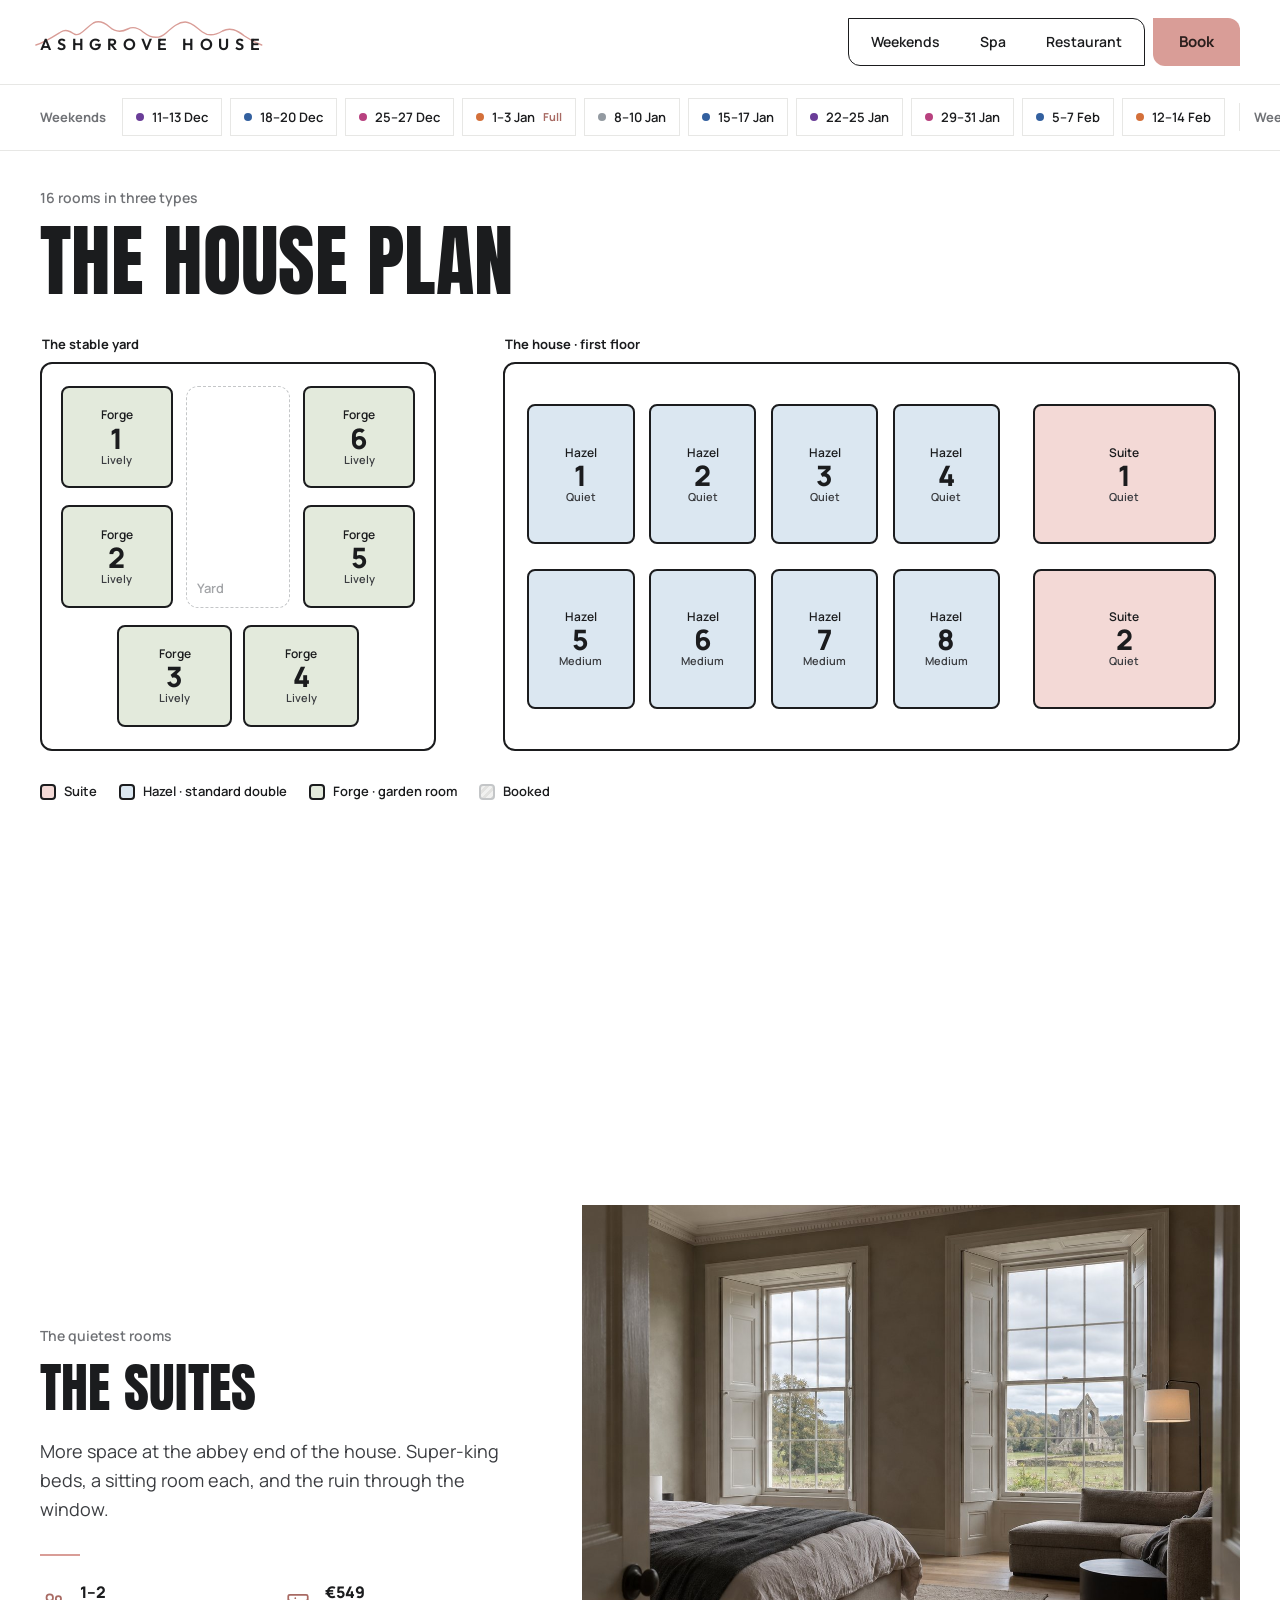
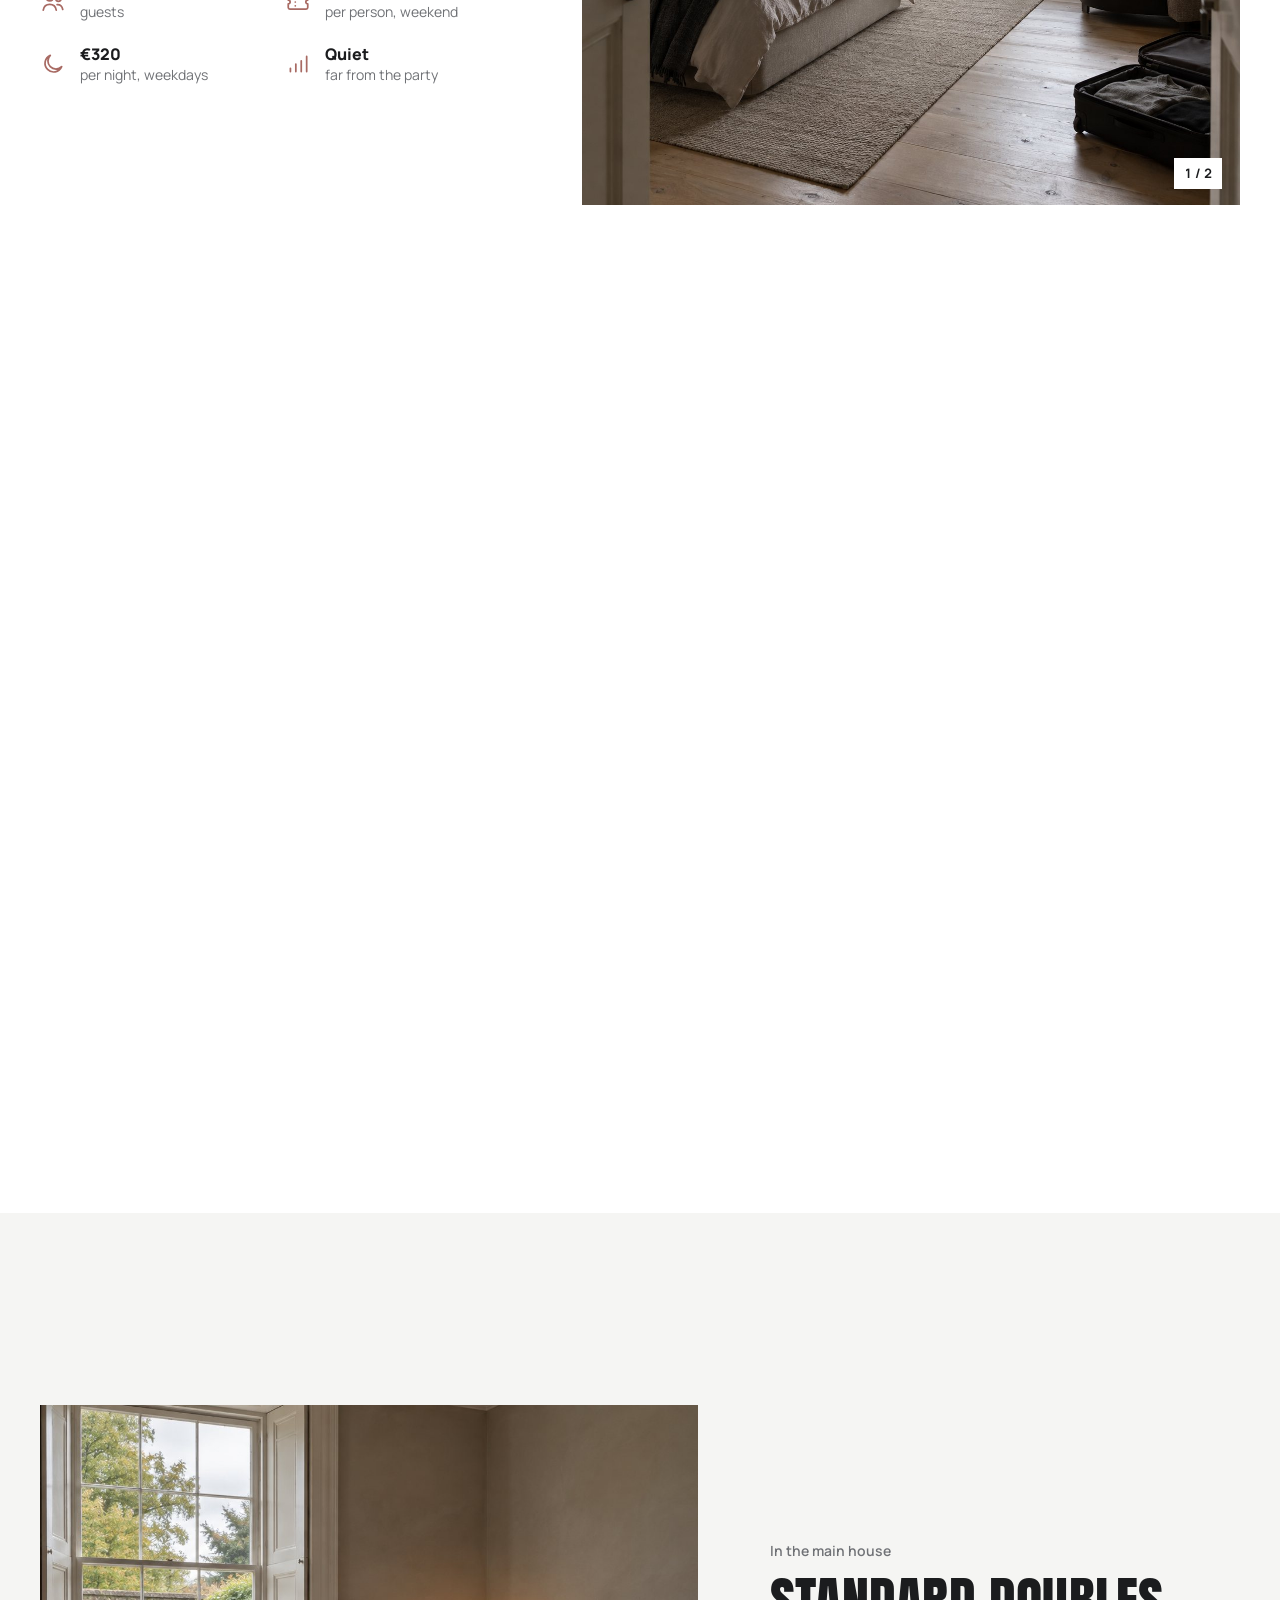
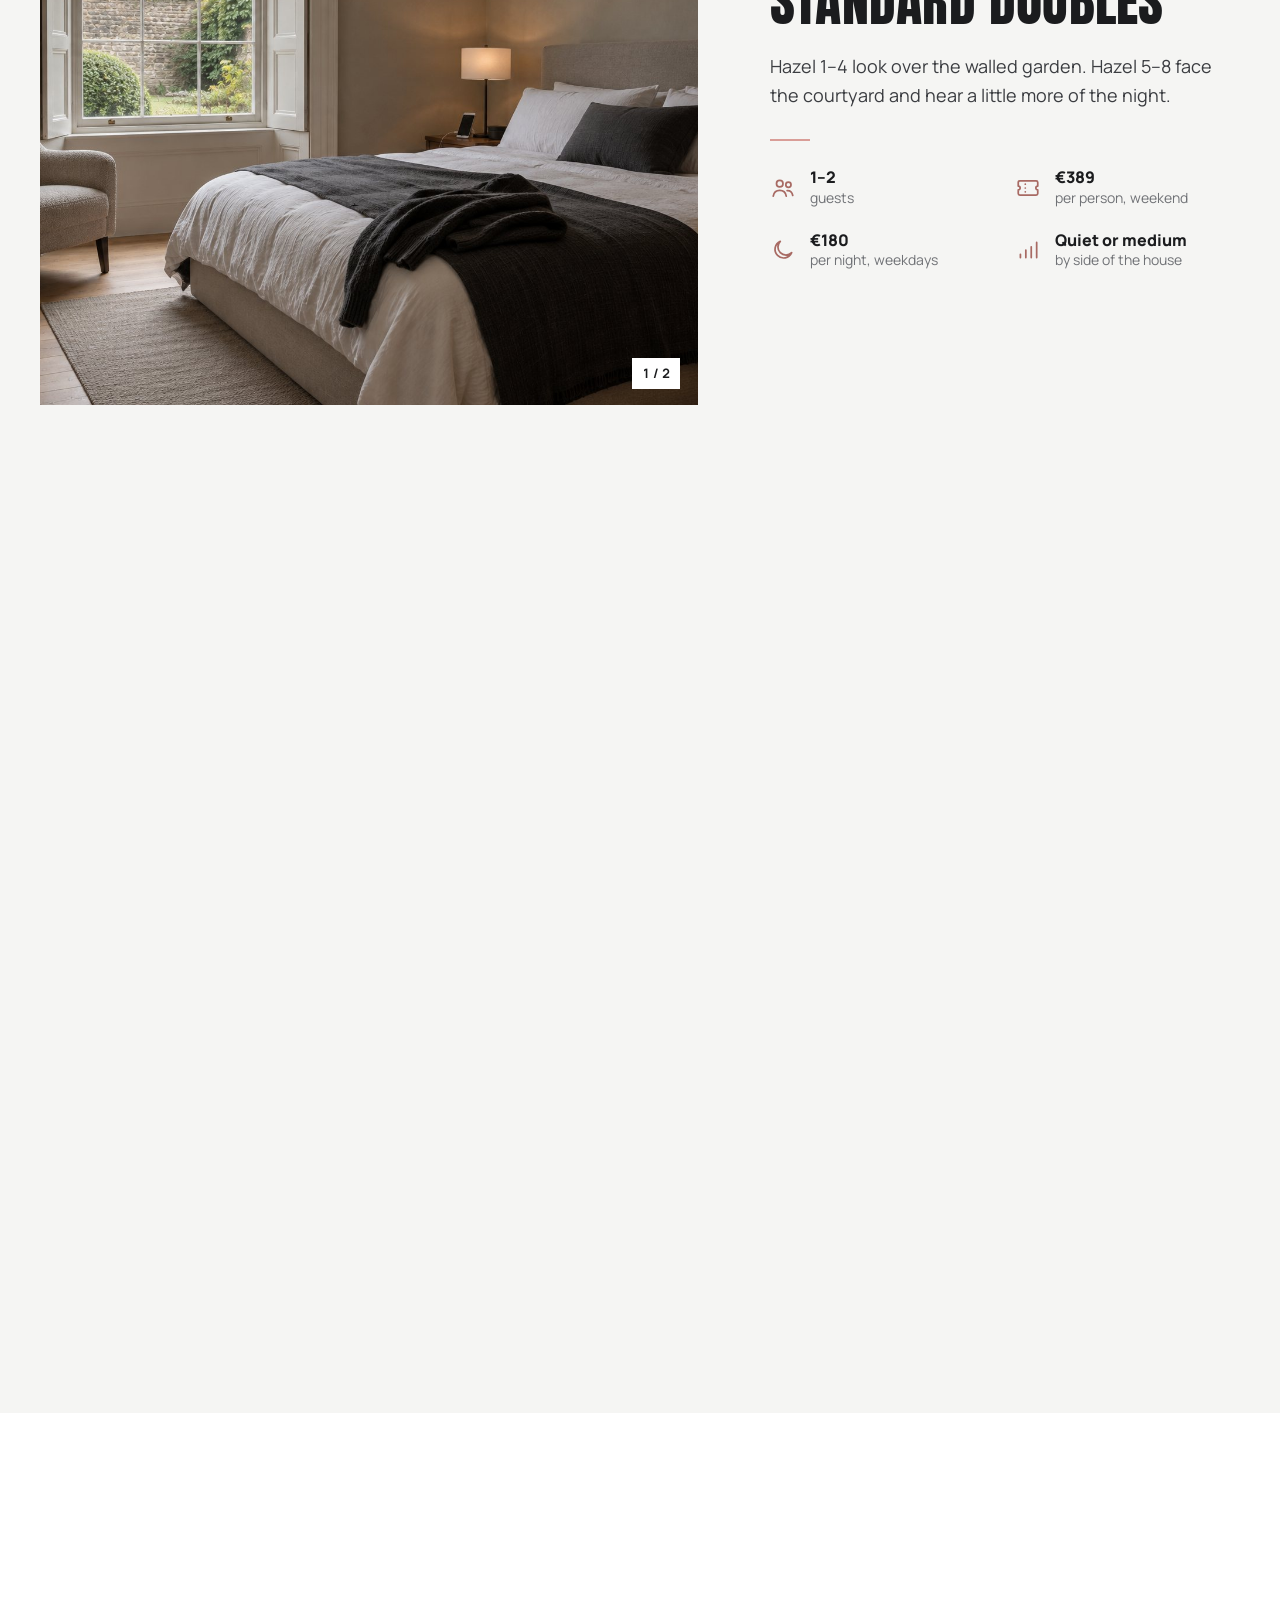
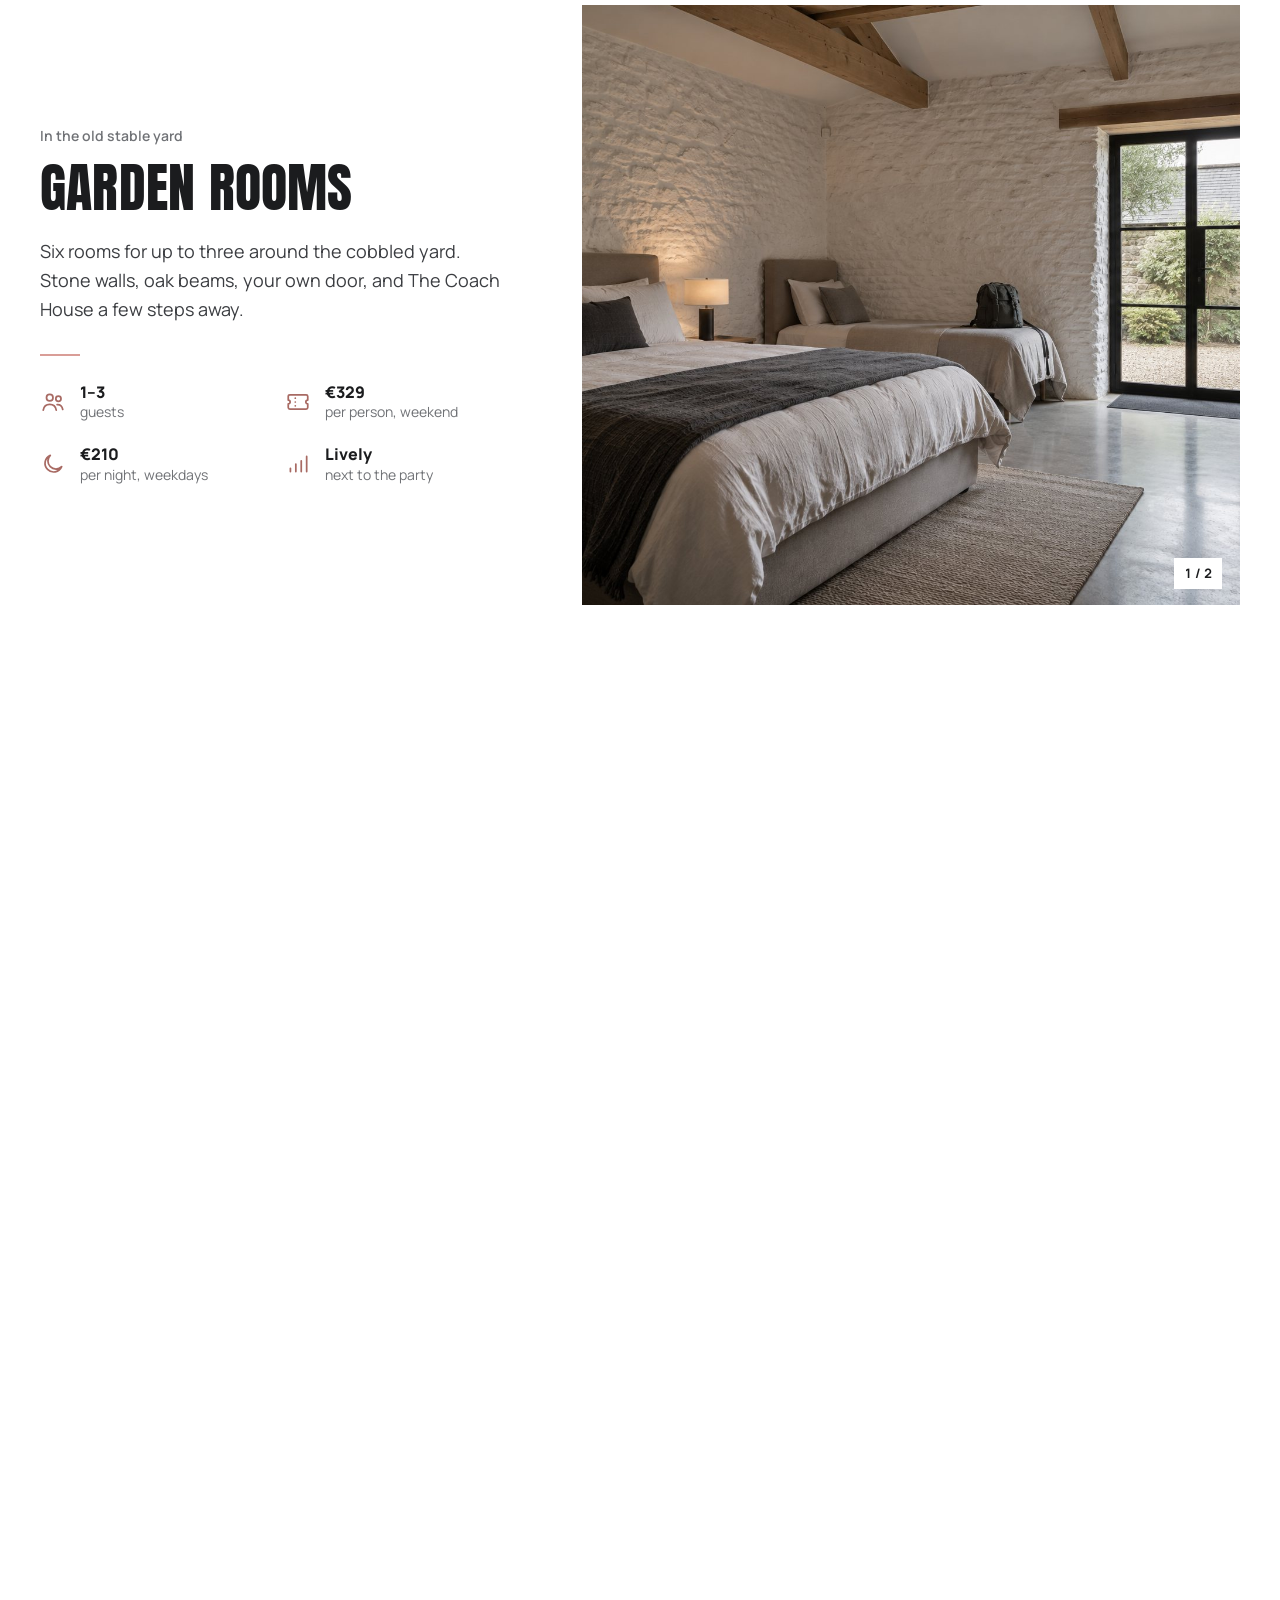
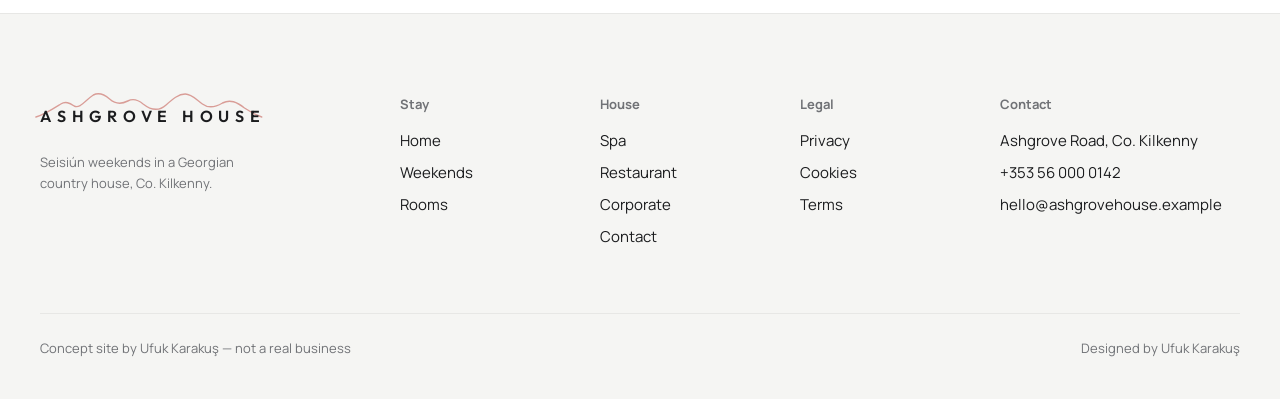
<file: rooms/index.html>
<!doctype html>
<html lang="en-IE">
<head>
<!--HEAD-->
<meta charset="utf-8">
<meta name="viewport" content="width=device-width, initial-scale=1">
<title>Ashgrove House · Rooms</title>
<meta name="robots" content="noindex">
<meta name="description" content="Ashgrove House is a fictional concept site: Seisiún weekends in a Georgian country house in Co. Kilkenny.">
<link rel="icon" href="../favicon.svg" type="image/svg+xml">
<link rel="alternate icon" href="../favicon.ico" sizes="32x32">
<link rel="preconnect" href="https://fonts.googleapis.com">
<link rel="preconnect" href="https://fonts.gstatic.com" crossorigin>
<link rel="stylesheet" href="https://fonts.googleapis.com/css2?family=Anton&family=Outfit:wght@500;600&family=Manrope:wght@400;500;600;700;800&display=swap">
<link rel="stylesheet" href="../css/tokens.css">
<link rel="stylesheet" href="../css/site.css">
<script>(function(){var d=document.documentElement;d.classList.add('js');var seen=false;try{seen=!!sessionStorage.getItem('ashSeen');sessionStorage.setItem('ashSeen','1')}catch(e){}})();</script>
<!--/HEAD-->
</head>
<body data-page="rooms">
<!--HDR-->
<header class="hdr" id="hdr"><div class="wrap hdr-in">
  <a class="logo" href="../" aria-label="Ashgrove House, home">
    <svg viewBox="0 0 240 30" preserveAspectRatio="none" aria-hidden="true"><path pathLength="1" d="M2 27 C10 25 18 20 28 14 C33 11 37 13 42 16 C48 19 54 10 62 5 C68 2 73 4 79 9 C86 15 92 14 98 11 C104 8 109 10 114 14 C122 20 130 22 138 15 C145 9 151 4 158 4 C165 4 170 10 176 14 C183 19 190 17 197 13 C205 9 212 12 220 18 C226 22 232 25 238 27"/></svg>
    <b>Ashgrove House</b>
  </a>
  <div class="navg">
    <nav class="nav" aria-label="Main"><a href="../weekends/" data-nav="weekends">Weekends</a><a href="../spa/" data-nav="spa">Spa</a><a href="../restaurant/" data-nav="restaurant">Restaurant</a></nav>
    <a class="btn btn-p" href="../rooms/">Book</a>
  </div>
</div></header>
<!--/HDR-->
<main id="main">
  <div class="rtop"></div>
  <div class="dstrip"><div class="wrap" id="dstrip" aria-label="Dates"></div></div>
  <section class="plan-sec"><div class="wrap">
    <div class="stage" id="stage">
      <div class="planw">
        <div class="plan-h"><div class="eyebrow">16 rooms in three types</div><h1 class="d" id="planH">The house plan</h1></div>
        <div class="plan" id="plan" aria-label="Room plan"><div class="tip" id="tip" aria-hidden="true"></div></div>
        <div class="legend"><span style="--c:#f3d9d6"><i></i>Suite</span><span style="--c:#dbe7f1"><i></i>Hazel · standard double</span><span style="--c:#e3eadc"><i></i>Forge · garden room</span><span style="--c:#eee"><i style="background:repeating-linear-gradient(135deg,#f1f1f0 0 3px,#e2e2e0 3px 6px);border-color:#c4c6c8"></i>Booked</span></div>
      </div>
      <aside class="drawer" aria-label="Room details"><div class="dr-in" id="drIn"></div></aside>
    </div>
  </div></section>
  <div id="roomBands"></div>
</main>
<!--FTR-->
<footer><div class="wrap">
  <div class="f-g">
    <div><a class="logo" href="../" aria-label="Ashgrove House, home"><svg viewBox="0 0 240 30" preserveAspectRatio="none" aria-hidden="true"><path d="M2 27 C10 25 18 20 28 14 C33 11 37 13 42 16 C48 19 54 10 62 5 C68 2 73 4 79 9 C86 15 92 14 98 11 C104 8 109 10 114 14 C122 20 130 22 138 15 C145 9 151 4 158 4 C165 4 170 10 176 14 C183 19 190 17 197 13 C205 9 212 12 220 18 C226 22 232 25 238 27"/></svg><b>Ashgrove House</b></a>
      <p class="small" style="margin:18px 0 0;max-width:30ch">Seisiún weekends in a Georgian country house, Co. Kilkenny.</p></div>
    <div><h4>Stay</h4><div class="f-col"><a href="../">Home</a><a href="../weekends/">Weekends</a><a href="../rooms/">Rooms</a></div></div>
    <div><h4>House</h4><div class="f-col"><a href="../spa/">Spa</a><a href="../restaurant/">Restaurant</a><a href="../corporate/">Corporate</a><a href="../contact/">Contact</a></div></div>
    <div><h4>Legal</h4><div class="f-col"><a href="../privacy/">Privacy</a><a href="../cookies/">Cookies</a><a href="../terms/">Terms</a></div></div>
    <div><h4>Contact</h4><div class="f-col"><span>Ashgrove Road, Co. Kilkenny</span><a href="tel:+353560000142" data-modal="call">+353 56 000 0142</a><a href="mailto:hello@ashgrovehouse.example" data-modal="email">hello@ashgrovehouse.example</a></div></div>
  </div>
  <div class="f-note"><span>Concept site by Ufuk Karakuş — not a real business</span><span>Designed by Ufuk Karakuş</span></div>
</div></footer>
<!--/FTR-->
<!--SCRIPTS-->
<script type="module" src="../js/site.js" blocking="render"></script>
<script type="module" src="../js/rooms.js" blocking="render"></script>
<!--/SCRIPTS-->
</body>
</html>
</file>
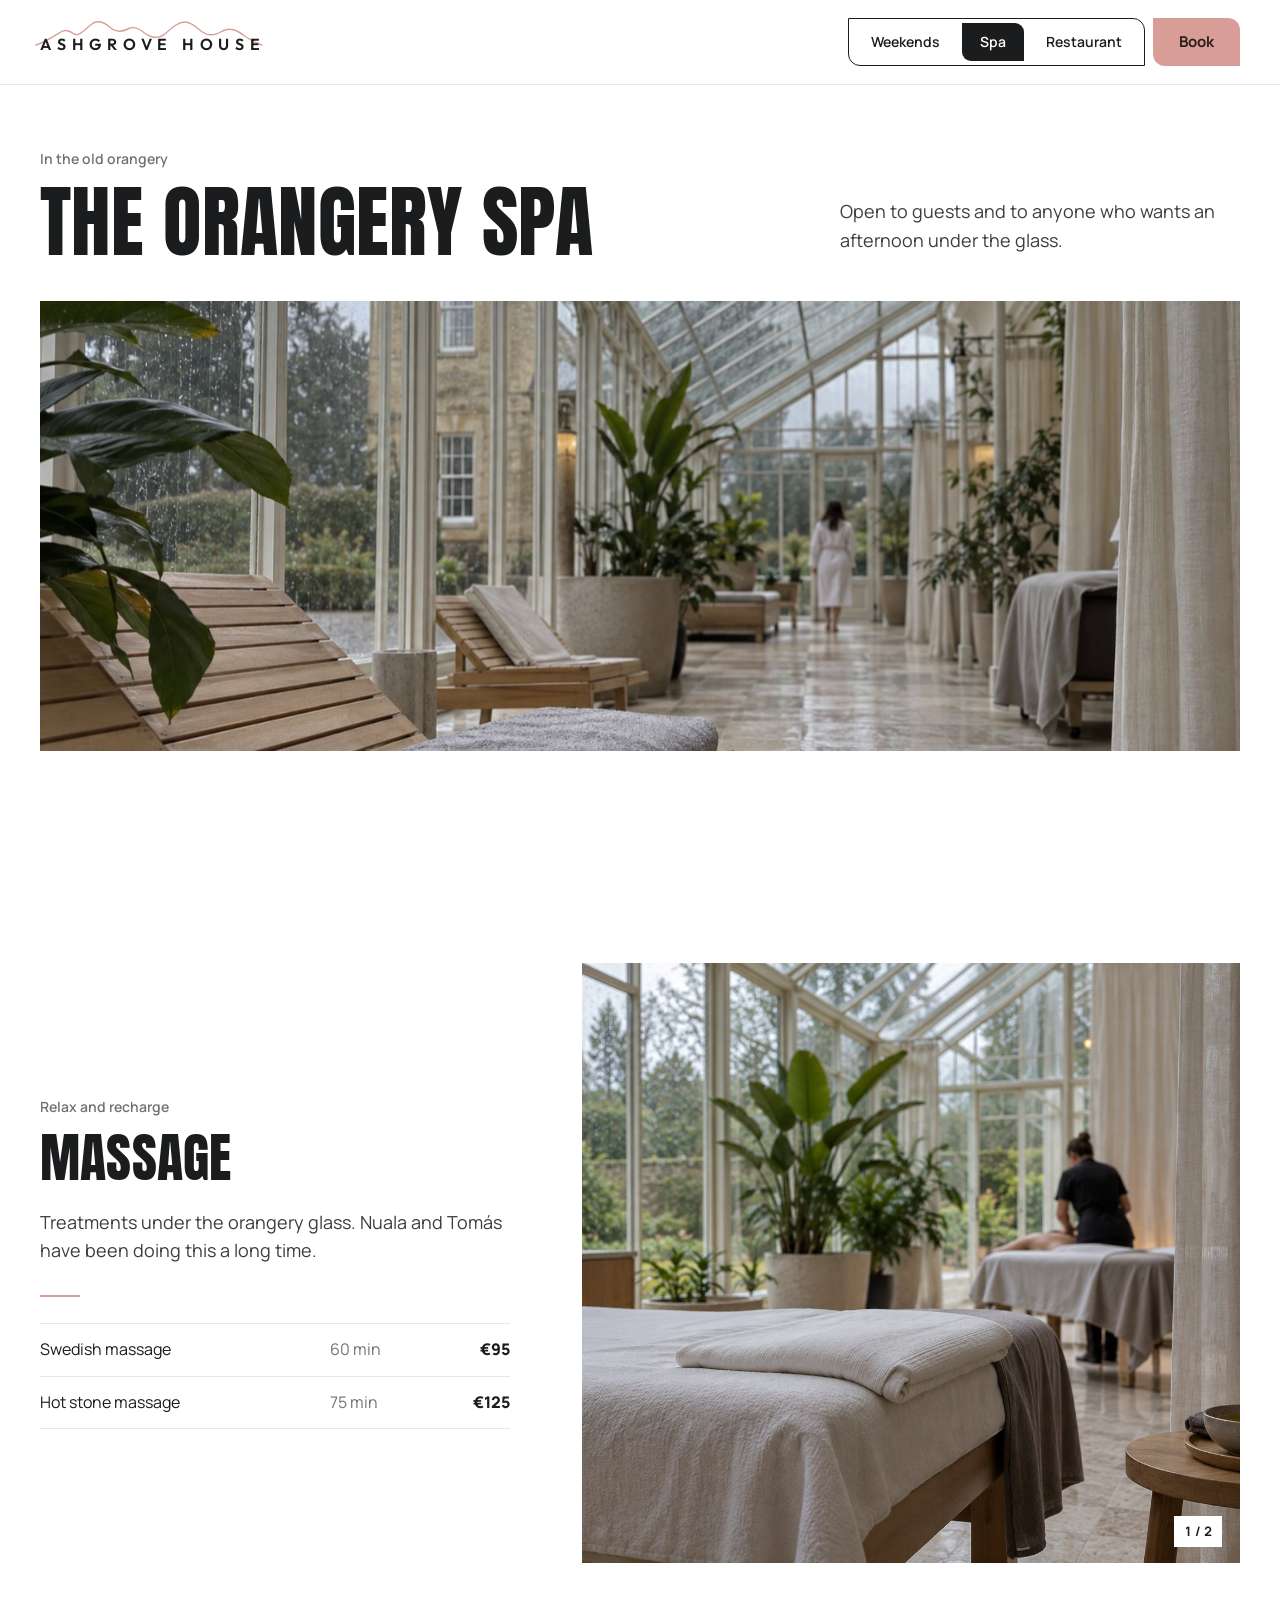
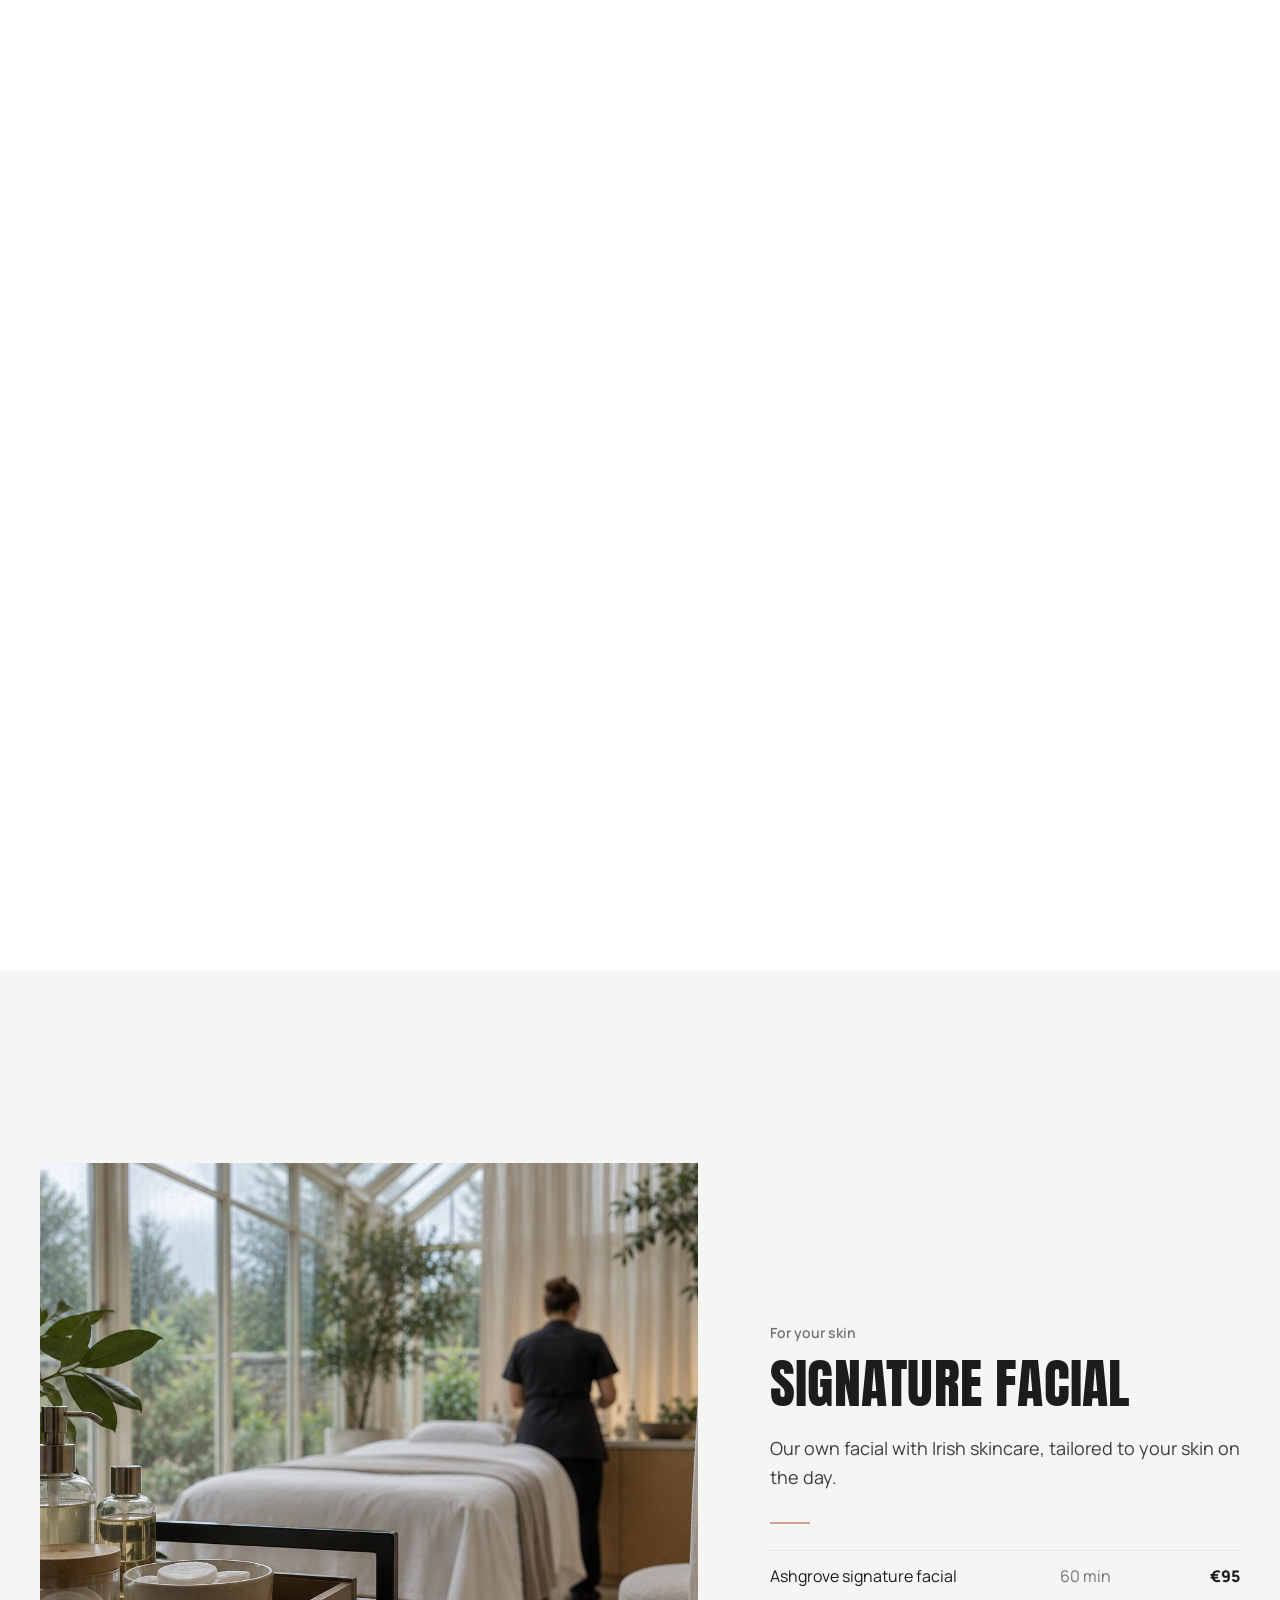
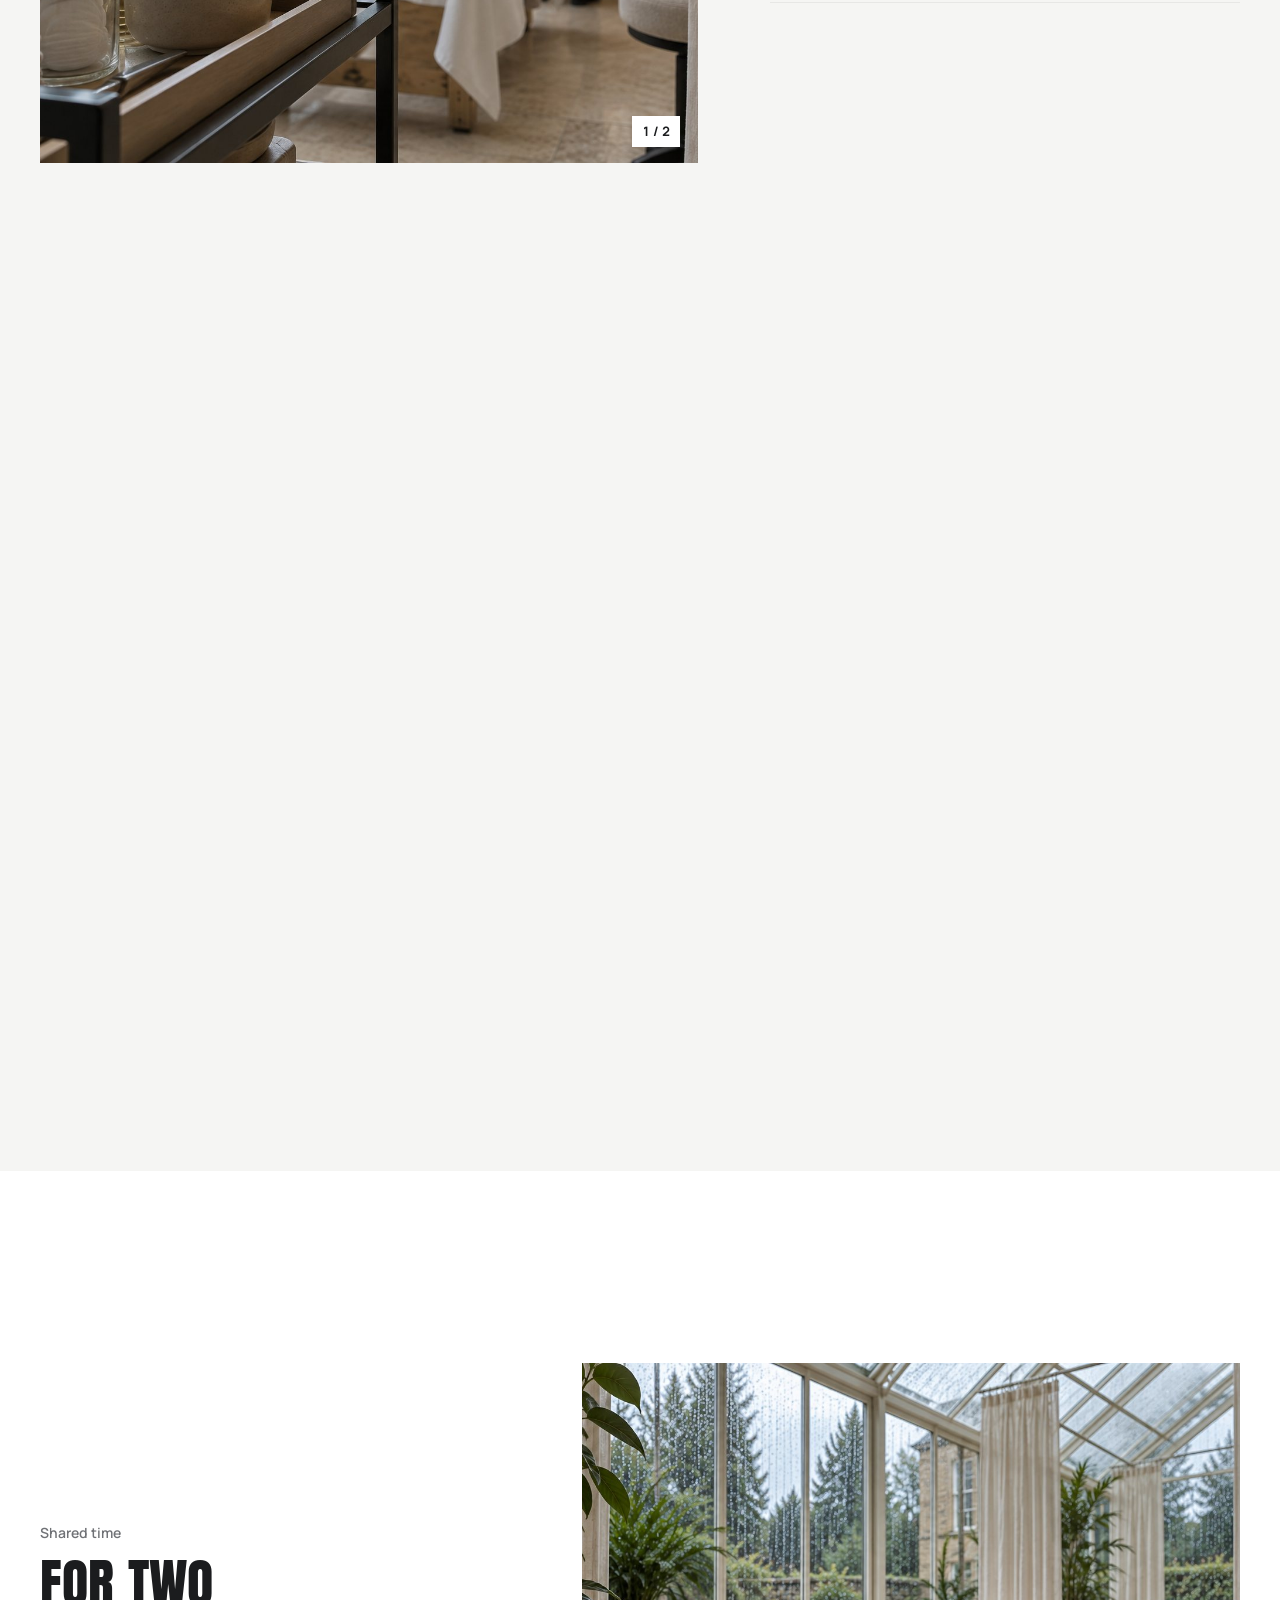
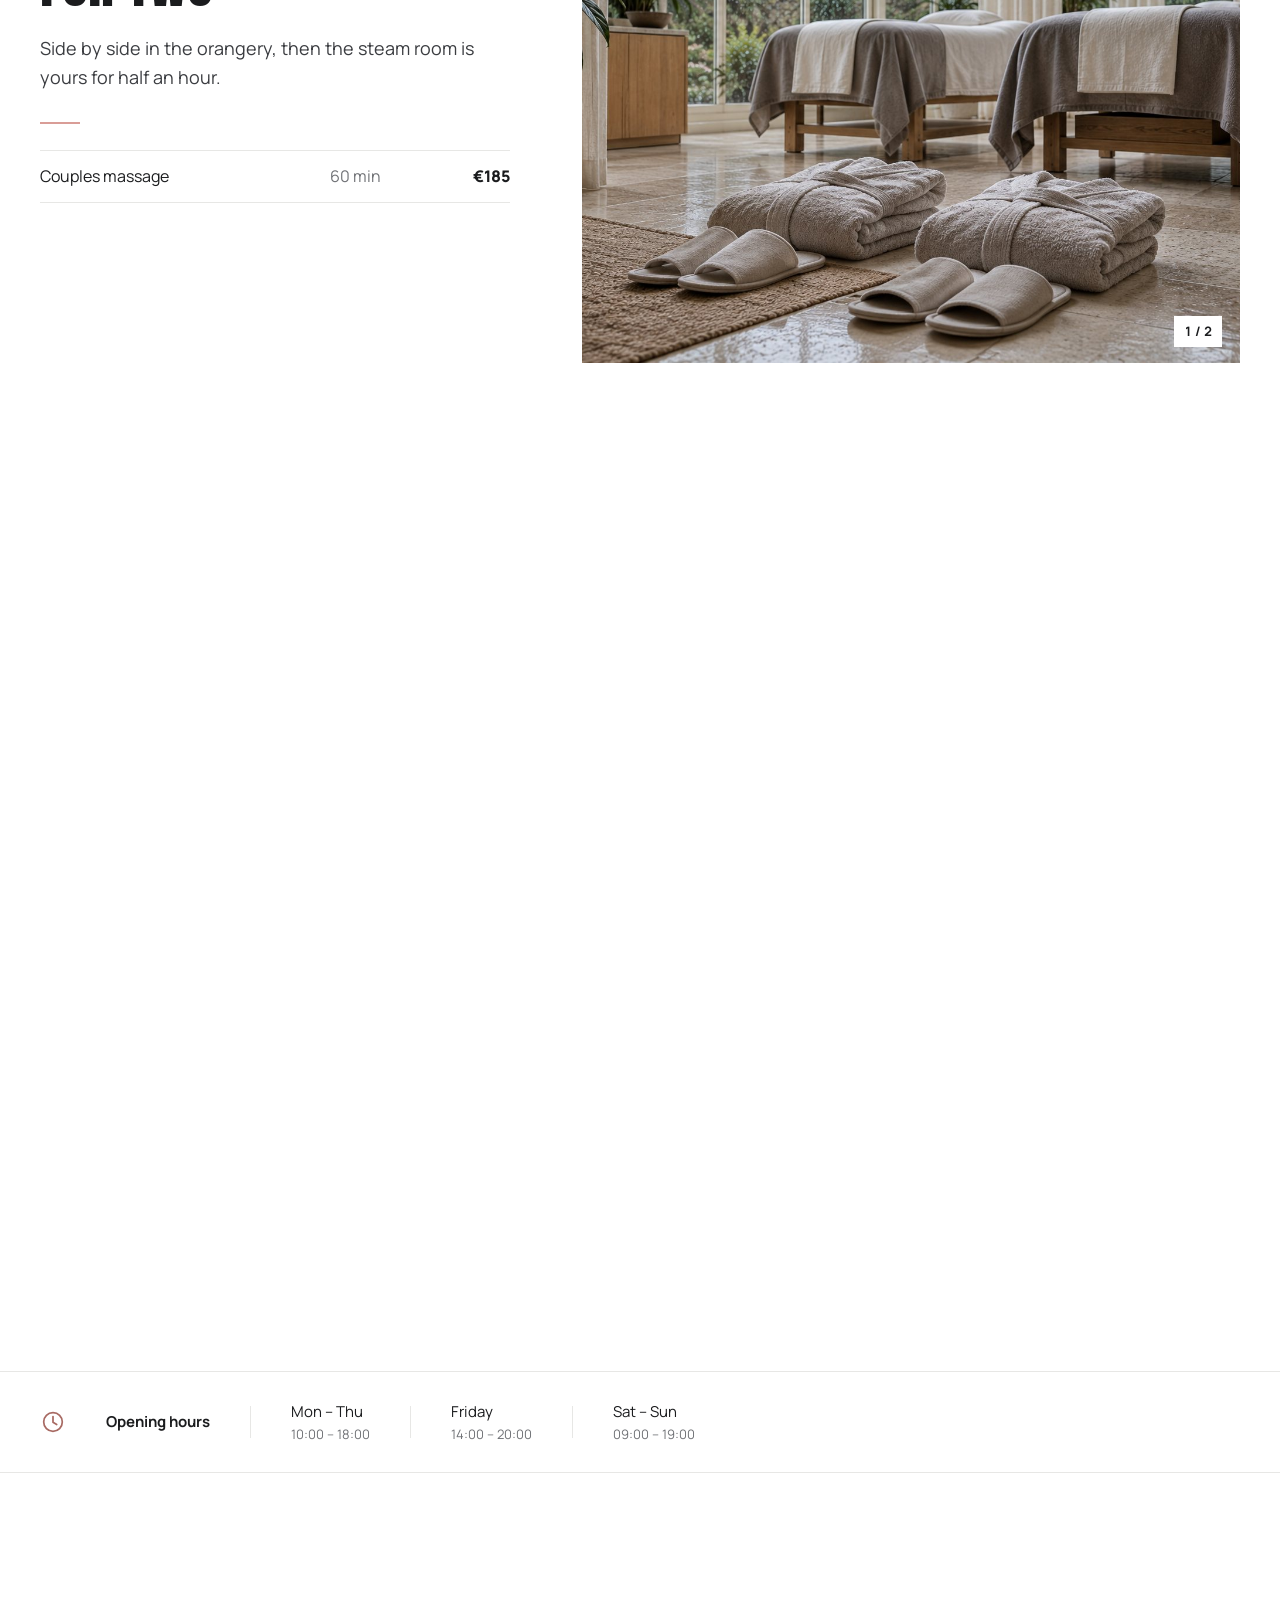
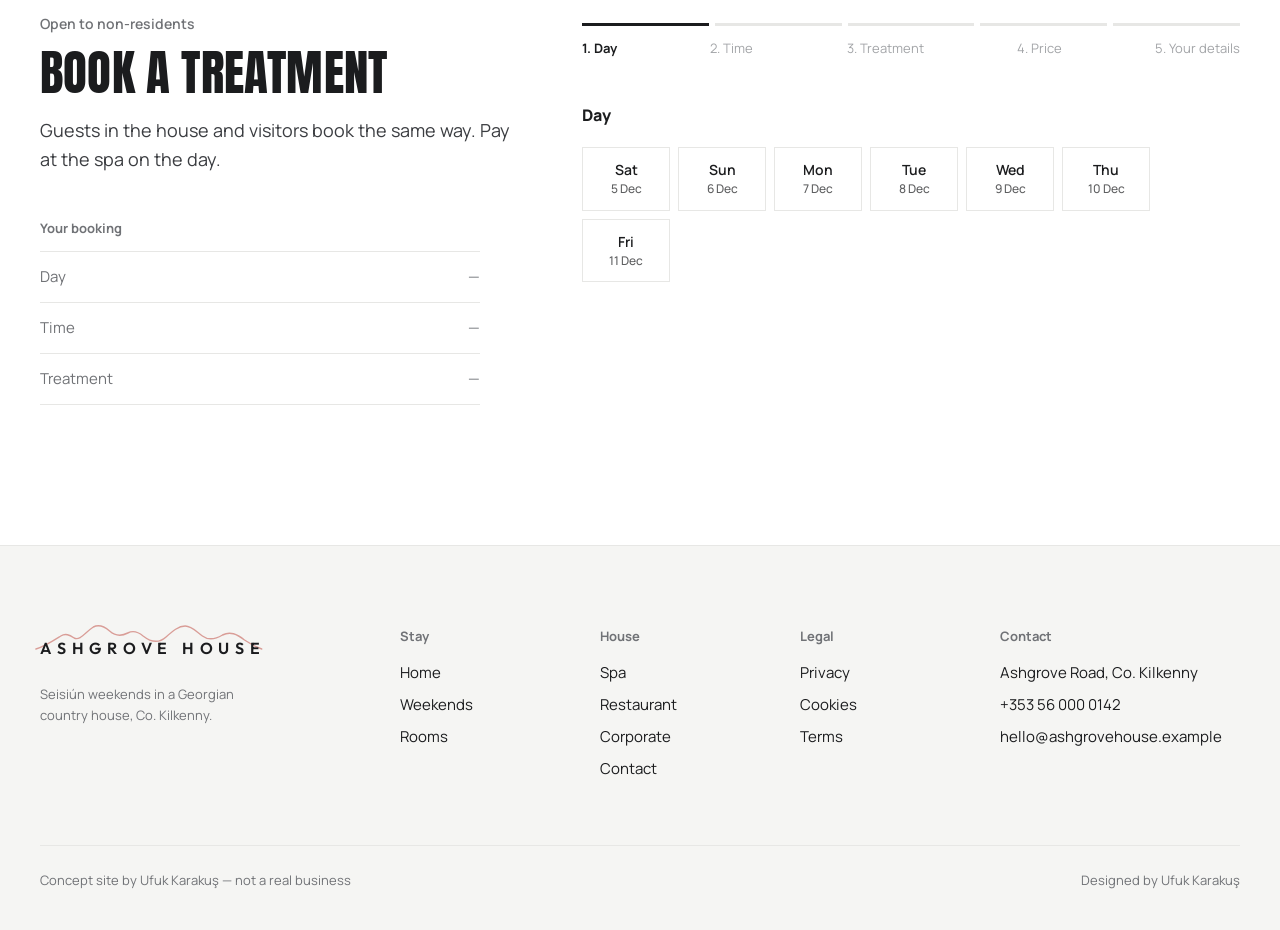
<file: spa/index.html>
<!doctype html>
<html lang="en-IE">
<head>
<!--HEAD-->
<meta charset="utf-8">
<meta name="viewport" content="width=device-width, initial-scale=1">
<title>Ashgrove House · Spa</title>
<meta name="robots" content="noindex">
<meta name="description" content="Ashgrove House is a fictional concept site: Seisiún weekends in a Georgian country house in Co. Kilkenny.">
<link rel="icon" href="../favicon.svg" type="image/svg+xml">
<link rel="alternate icon" href="../favicon.ico" sizes="32x32">
<link rel="preconnect" href="https://fonts.googleapis.com">
<link rel="preconnect" href="https://fonts.gstatic.com" crossorigin>
<link rel="stylesheet" href="https://fonts.googleapis.com/css2?family=Anton&family=Outfit:wght@500;600&family=Manrope:wght@400;500;600;700;800&display=swap">
<link rel="stylesheet" href="../css/tokens.css">
<link rel="stylesheet" href="../css/site.css">
<script>(function(){var d=document.documentElement;d.classList.add('js');var seen=false;try{seen=!!sessionStorage.getItem('ashSeen');sessionStorage.setItem('ashSeen','1')}catch(e){}})();</script>
<!--/HEAD-->
</head>
<body data-page="spa">
<!--HDR-->
<header class="hdr" id="hdr"><div class="wrap hdr-in">
  <a class="logo" href="../" aria-label="Ashgrove House, home">
    <svg viewBox="0 0 240 30" preserveAspectRatio="none" aria-hidden="true"><path pathLength="1" d="M2 27 C10 25 18 20 28 14 C33 11 37 13 42 16 C48 19 54 10 62 5 C68 2 73 4 79 9 C86 15 92 14 98 11 C104 8 109 10 114 14 C122 20 130 22 138 15 C145 9 151 4 158 4 C165 4 170 10 176 14 C183 19 190 17 197 13 C205 9 212 12 220 18 C226 22 232 25 238 27"/></svg>
    <b>Ashgrove House</b>
  </a>
  <div class="navg">
    <nav class="nav" aria-label="Main"><a href="../weekends/" data-nav="weekends">Weekends</a><a href="../spa/" data-nav="spa" class="on" aria-current="page">Spa</a><a href="../restaurant/" data-nav="restaurant">Restaurant</a></nav>
    <a class="btn btn-p" href="../rooms/">Book</a>
  </div>
</div></header>
<!--/HDR-->
<main id="main">
  <section class="pintro"><div class="wrap">
    <div class="pi-row"><div><div class="eyebrow">In the old orangery</div><h1 class="d">The orangery spa</h1></div><p class="lead">Open to guests and to anyone who wants an afternoon under the glass.</p></div>
    <div class="pi-frame"><img src="../images/spa-intro.jpg" alt="The orangery spa" width="1448" height="1086"></div>
  </div></section>
  <div id="spaBands"></div>
  <div class="hours"><div class="wrap"><svg data-i="clock"></svg><b>Opening hours</b><span class="sep"></span><span>Mon – Thu<small>10:00 – 18:00</small></span><span class="sep"></span><span>Friday<small>14:00 – 20:00</small></span><span class="sep"></span><span>Sat – Sun<small>09:00 – 19:00</small></span></div></div>
  <section class="book"><div class="wrap" id="spaBook"></div></section>
</main>
<!--FTR-->
<footer><div class="wrap">
  <div class="f-g">
    <div><a class="logo" href="../" aria-label="Ashgrove House, home"><svg viewBox="0 0 240 30" preserveAspectRatio="none" aria-hidden="true"><path d="M2 27 C10 25 18 20 28 14 C33 11 37 13 42 16 C48 19 54 10 62 5 C68 2 73 4 79 9 C86 15 92 14 98 11 C104 8 109 10 114 14 C122 20 130 22 138 15 C145 9 151 4 158 4 C165 4 170 10 176 14 C183 19 190 17 197 13 C205 9 212 12 220 18 C226 22 232 25 238 27"/></svg><b>Ashgrove House</b></a>
      <p class="small" style="margin:18px 0 0;max-width:30ch">Seisiún weekends in a Georgian country house, Co. Kilkenny.</p></div>
    <div><h4>Stay</h4><div class="f-col"><a href="../">Home</a><a href="../weekends/">Weekends</a><a href="../rooms/">Rooms</a></div></div>
    <div><h4>House</h4><div class="f-col"><a href="../spa/">Spa</a><a href="../restaurant/">Restaurant</a><a href="../corporate/">Corporate</a><a href="../contact/">Contact</a></div></div>
    <div><h4>Legal</h4><div class="f-col"><a href="../privacy/">Privacy</a><a href="../cookies/">Cookies</a><a href="../terms/">Terms</a></div></div>
    <div><h4>Contact</h4><div class="f-col"><span>Ashgrove Road, Co. Kilkenny</span><a href="tel:+353560000142" data-modal="call">+353 56 000 0142</a><a href="mailto:hello@ashgrovehouse.example" data-modal="email">hello@ashgrovehouse.example</a></div></div>
  </div>
  <div class="f-note"><span>Concept site by Ufuk Karakuş — not a real business</span><span>Designed by Ufuk Karakuş</span></div>
</div></footer>
<!--/FTR-->
<!--SCRIPTS-->
<script type="module" src="../js/site.js" blocking="render"></script>
<script type="module" src="../js/spa.js" blocking="render"></script>
<!--/SCRIPTS-->
</body>
</html>
</file>
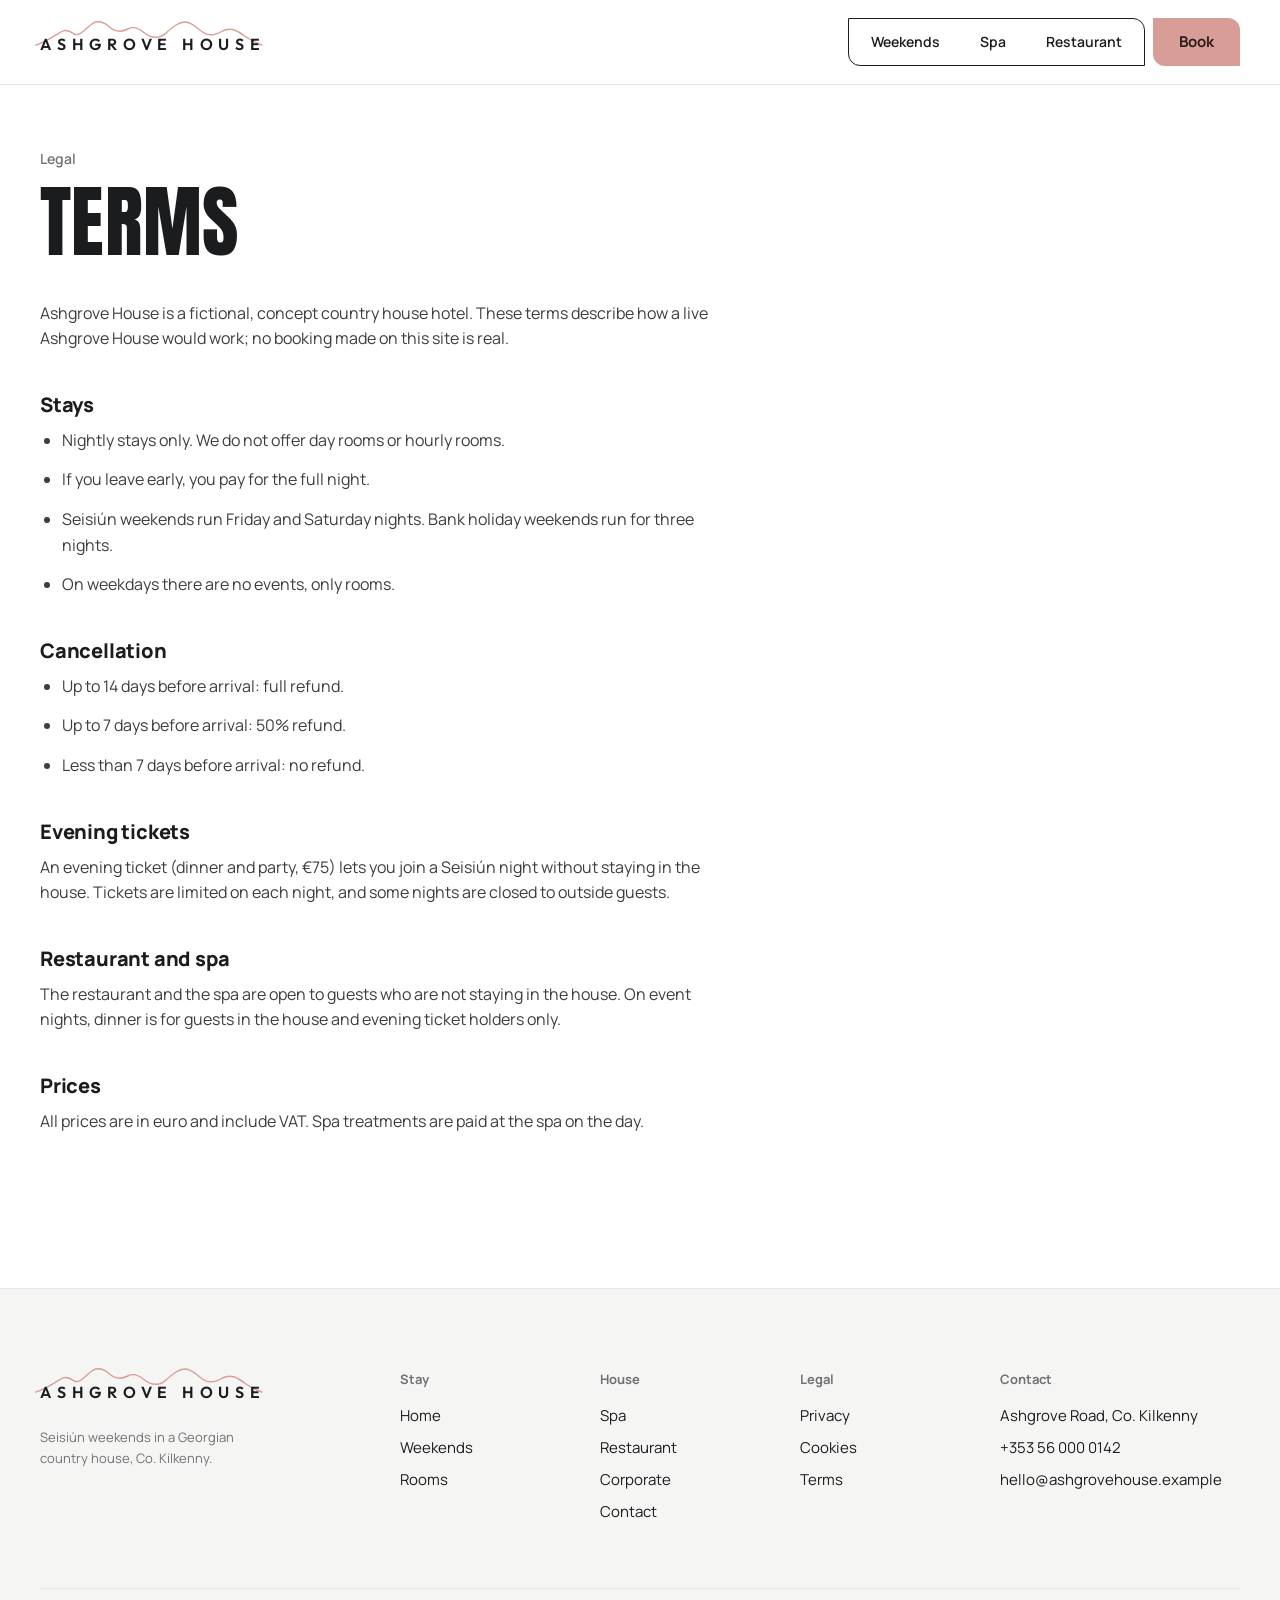
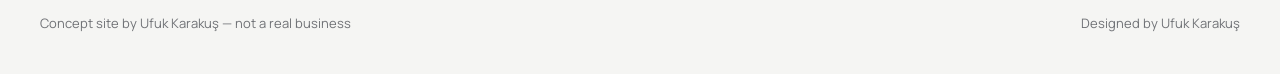
<file: terms/index.html>
<!doctype html>
<html lang="en-IE">
<head>
<!--HEAD-->
<meta charset="utf-8">
<meta name="viewport" content="width=device-width, initial-scale=1">
<title>Ashgrove House · Terms</title>
<meta name="robots" content="noindex">
<meta name="description" content="Ashgrove House is a fictional concept site: Seisiún weekends in a Georgian country house in Co. Kilkenny.">
<link rel="icon" href="../favicon.svg" type="image/svg+xml">
<link rel="alternate icon" href="../favicon.ico" sizes="32x32">
<link rel="preconnect" href="https://fonts.googleapis.com">
<link rel="preconnect" href="https://fonts.gstatic.com" crossorigin>
<link rel="stylesheet" href="https://fonts.googleapis.com/css2?family=Anton&family=Outfit:wght@500;600&family=Manrope:wght@400;500;600;700;800&display=swap">
<link rel="stylesheet" href="../css/tokens.css">
<link rel="stylesheet" href="../css/site.css">
<script>(function(){var d=document.documentElement;d.classList.add('js');var seen=false;try{seen=!!sessionStorage.getItem('ashSeen');sessionStorage.setItem('ashSeen','1')}catch(e){}})();</script>
<!--/HEAD-->
</head>
<body data-page="terms">
<!--HDR-->
<header class="hdr" id="hdr"><div class="wrap hdr-in">
  <a class="logo" href="../" aria-label="Ashgrove House, home">
    <svg viewBox="0 0 240 30" preserveAspectRatio="none" aria-hidden="true"><path pathLength="1" d="M2 27 C10 25 18 20 28 14 C33 11 37 13 42 16 C48 19 54 10 62 5 C68 2 73 4 79 9 C86 15 92 14 98 11 C104 8 109 10 114 14 C122 20 130 22 138 15 C145 9 151 4 158 4 C165 4 170 10 176 14 C183 19 190 17 197 13 C205 9 212 12 220 18 C226 22 232 25 238 27"/></svg>
    <b>Ashgrove House</b>
  </a>
  <div class="navg">
    <nav class="nav" aria-label="Main"><a href="../weekends/" data-nav="weekends">Weekends</a><a href="../spa/" data-nav="spa">Spa</a><a href="../restaurant/" data-nav="restaurant">Restaurant</a></nav>
    <a class="btn btn-p" href="../rooms/">Book</a>
  </div>
</div></header>
<!--/HDR-->
<main id="main">
  <section class="legal"><div class="wrap">
    <div class="eyebrow">Legal</div>
    <h1 class="d">Terms</h1>
    <div class="prose">
    <p>Ashgrove House is a fictional, concept country house hotel. These terms describe how a live Ashgrove House would work; no booking made on this site is real.</p>
    <h2>Stays</h2>
    <ul>
      <li>Nightly stays only. We do not offer day rooms or hourly rooms.</li>
      <li>If you leave early, you pay for the full night.</li>
      <li>Seisiún weekends run Friday and Saturday nights. Bank holiday weekends run for three nights.</li>
      <li>On weekdays there are no events, only rooms.</li>
    </ul>
    <h2>Cancellation</h2>
    <ul>
      <li>Up to 14 days before arrival: full refund.</li>
      <li>Up to 7 days before arrival: 50% refund.</li>
      <li>Less than 7 days before arrival: no refund.</li>
    </ul>
    <h2>Evening tickets</h2>
    <p>An evening ticket (dinner and party, &euro;75) lets you join a Seisiún night without staying in the house. Tickets are limited on each night, and some nights are closed to outside guests.</p>
    <h2>Restaurant and spa</h2>
    <p>The restaurant and the spa are open to guests who are not staying in the house. On event nights, dinner is for guests in the house and evening ticket holders only.</p>
    <h2>Prices</h2>
    <p>All prices are in euro and include VAT. Spa treatments are paid at the spa on the day.</p>
    </div>
  </div></section>
</main>
<!--FTR-->
<footer><div class="wrap">
  <div class="f-g">
    <div><a class="logo" href="../" aria-label="Ashgrove House, home"><svg viewBox="0 0 240 30" preserveAspectRatio="none" aria-hidden="true"><path d="M2 27 C10 25 18 20 28 14 C33 11 37 13 42 16 C48 19 54 10 62 5 C68 2 73 4 79 9 C86 15 92 14 98 11 C104 8 109 10 114 14 C122 20 130 22 138 15 C145 9 151 4 158 4 C165 4 170 10 176 14 C183 19 190 17 197 13 C205 9 212 12 220 18 C226 22 232 25 238 27"/></svg><b>Ashgrove House</b></a>
      <p class="small" style="margin:18px 0 0;max-width:30ch">Seisiún weekends in a Georgian country house, Co. Kilkenny.</p></div>
    <div><h4>Stay</h4><div class="f-col"><a href="../">Home</a><a href="../weekends/">Weekends</a><a href="../rooms/">Rooms</a></div></div>
    <div><h4>House</h4><div class="f-col"><a href="../spa/">Spa</a><a href="../restaurant/">Restaurant</a><a href="../corporate/">Corporate</a><a href="../contact/">Contact</a></div></div>
    <div><h4>Legal</h4><div class="f-col"><a href="../privacy/">Privacy</a><a href="../cookies/">Cookies</a><a href="../terms/">Terms</a></div></div>
    <div><h4>Contact</h4><div class="f-col"><span>Ashgrove Road, Co. Kilkenny</span><a href="tel:+353560000142" data-modal="call">+353 56 000 0142</a><a href="mailto:hello@ashgrovehouse.example" data-modal="email">hello@ashgrovehouse.example</a></div></div>
  </div>
  <div class="f-note"><span>Concept site by Ufuk Karakuş — not a real business</span><span>Designed by Ufuk Karakuş</span></div>
</div></footer>
<!--/FTR-->
<!--SCRIPTS-->
<script type="module" src="../js/site.js" blocking="render"></script>
<!--/SCRIPTS-->
</body>
</html>
</file>
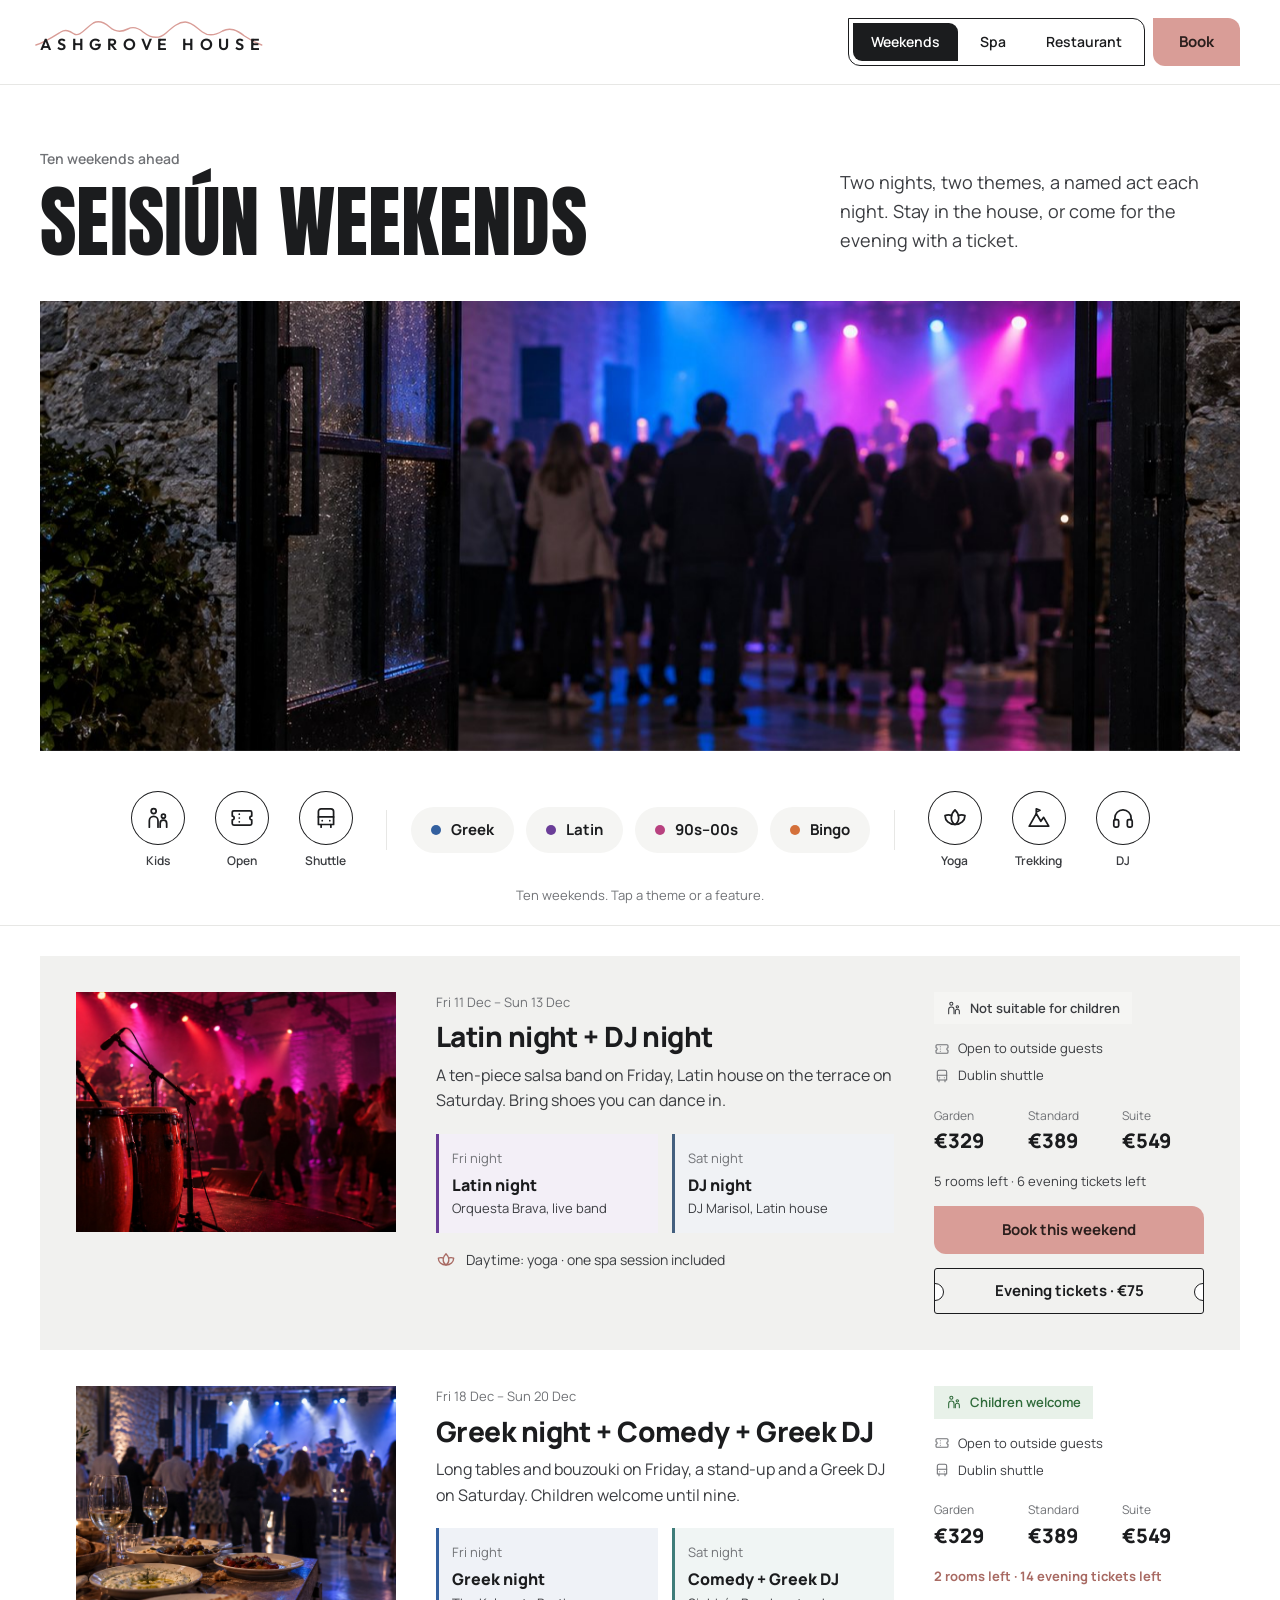
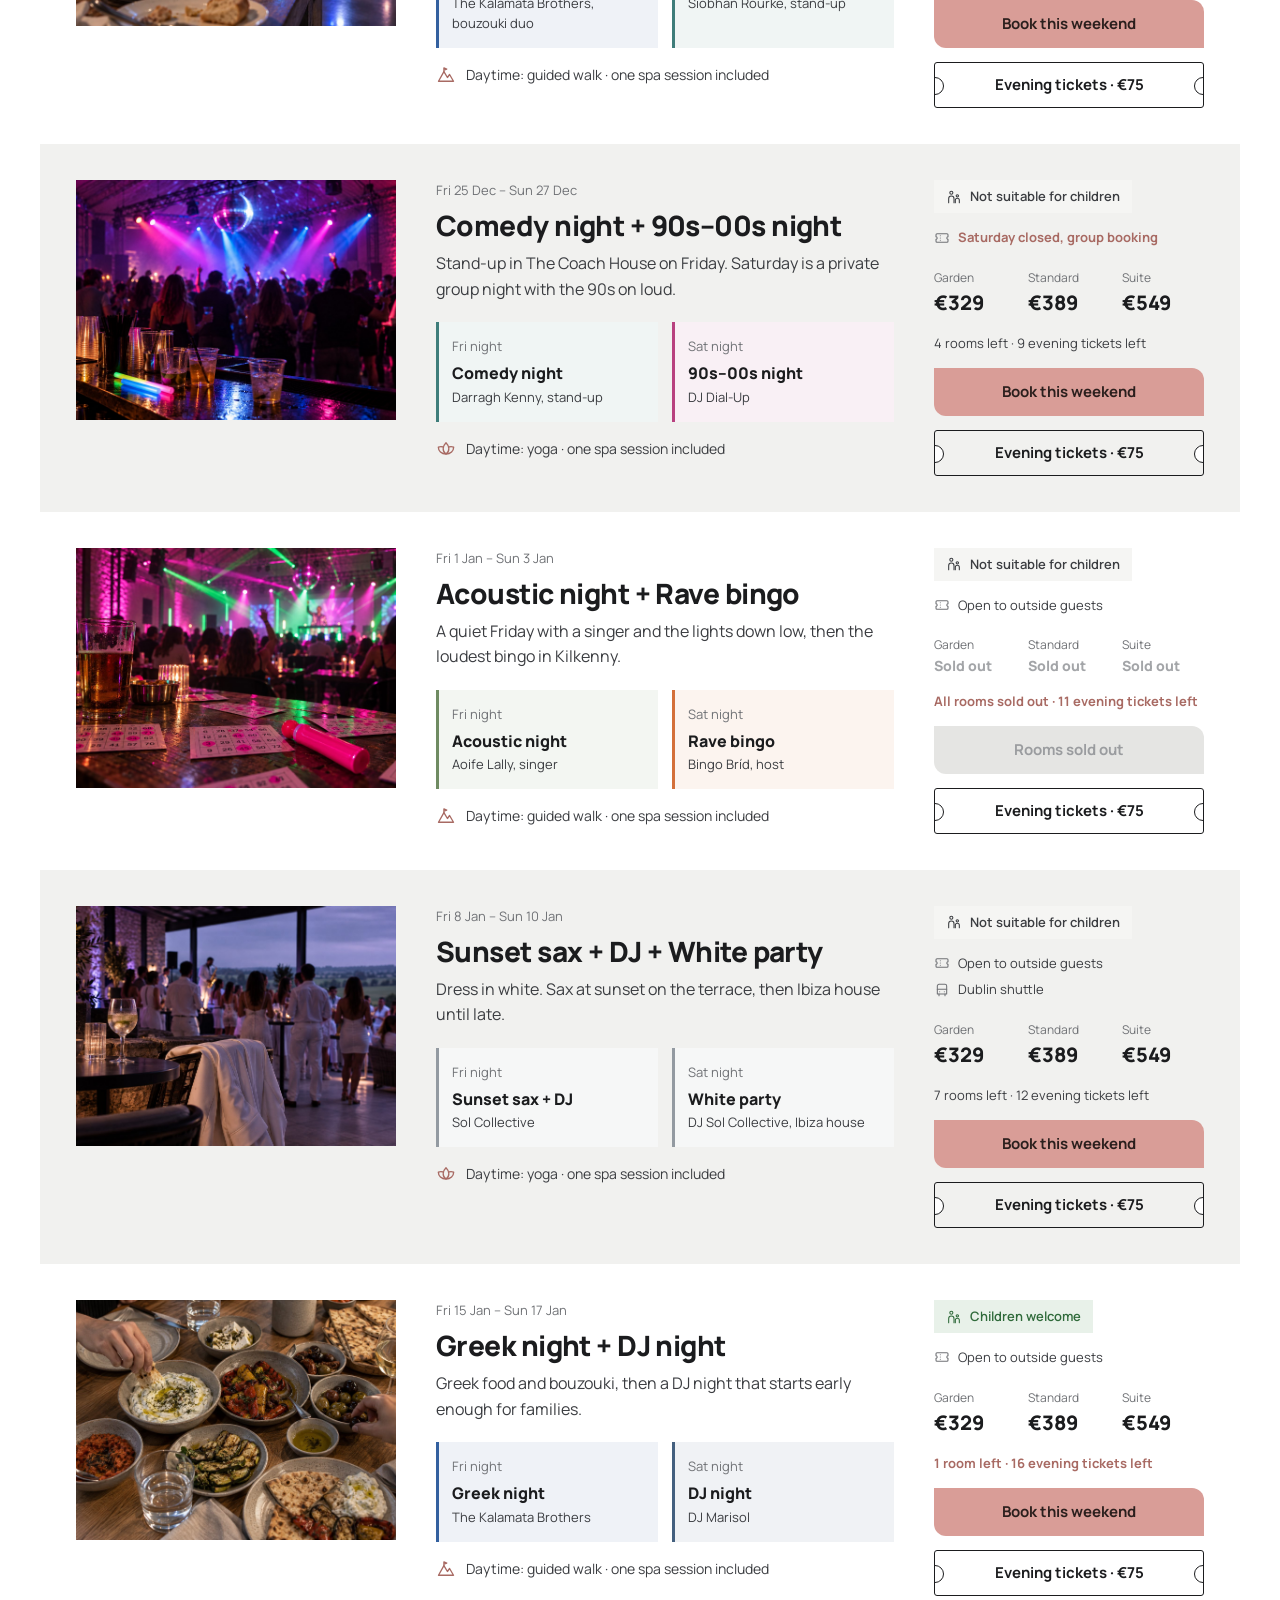
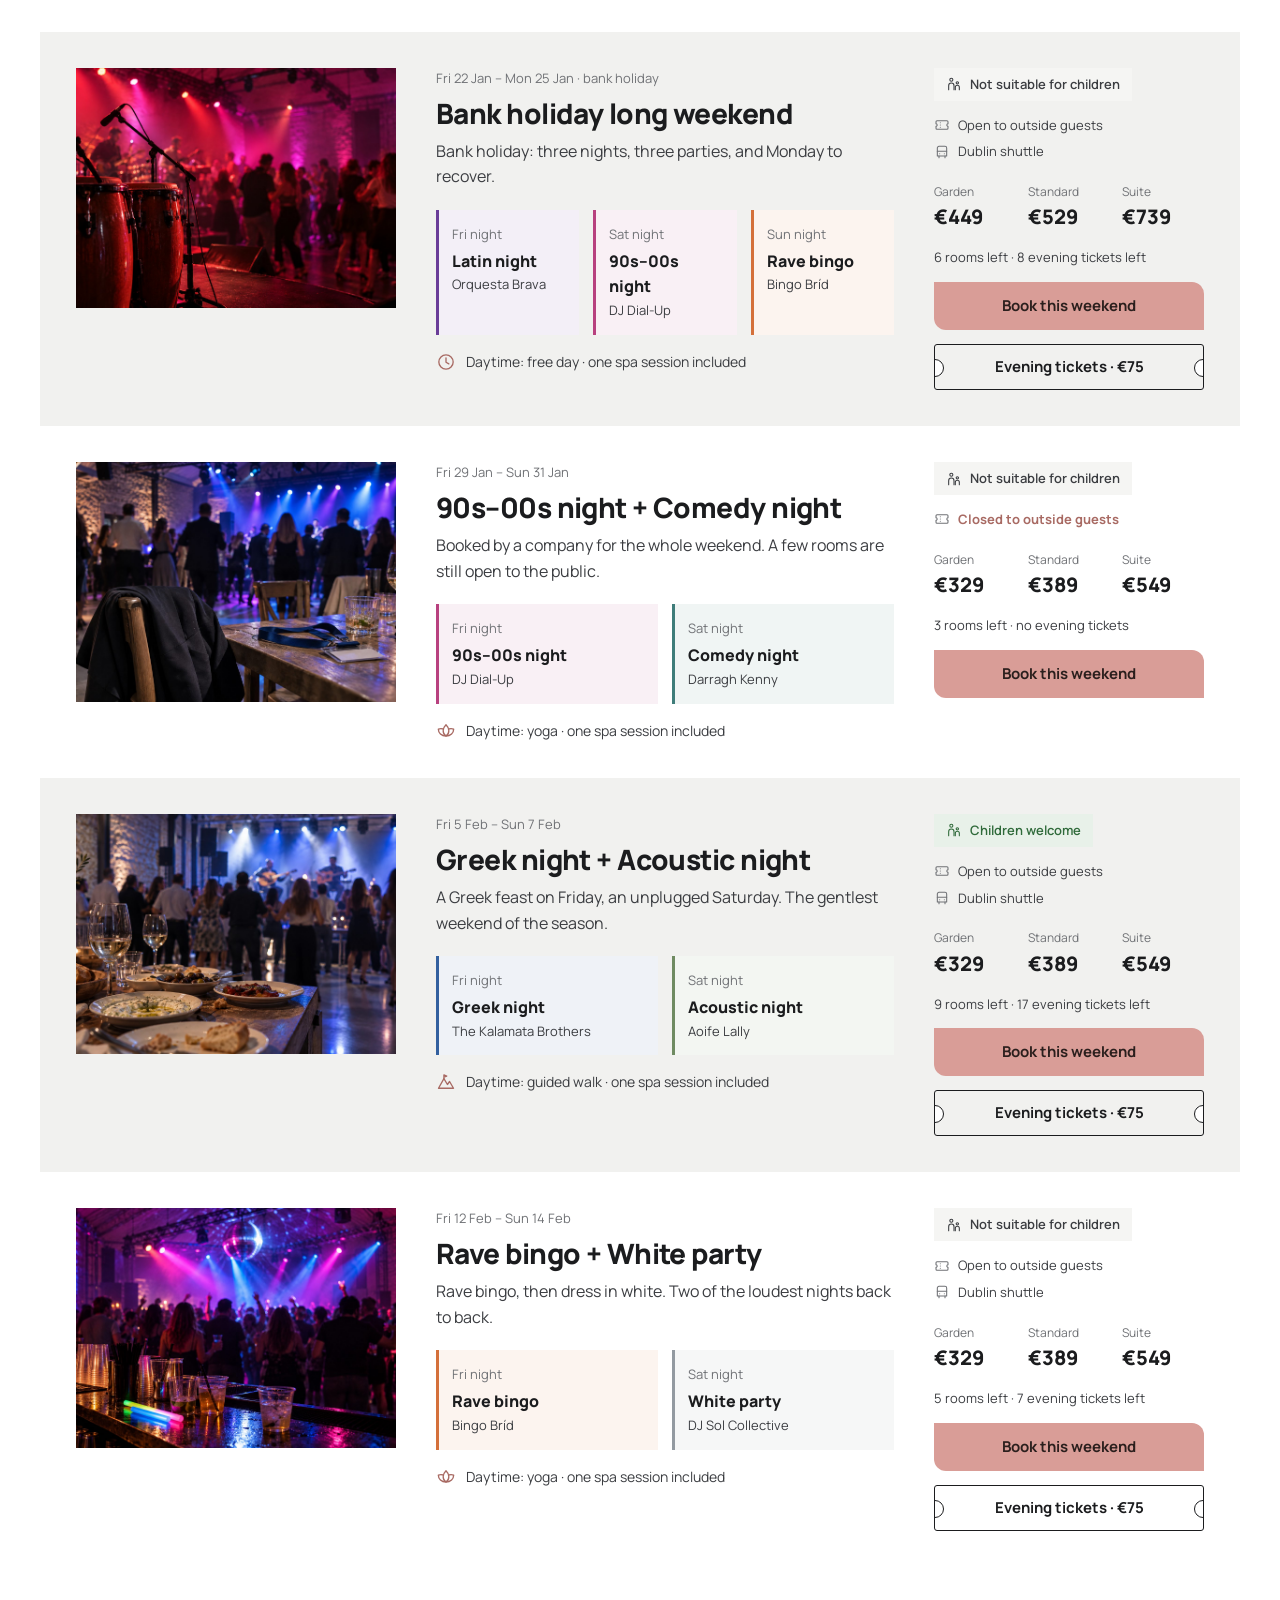
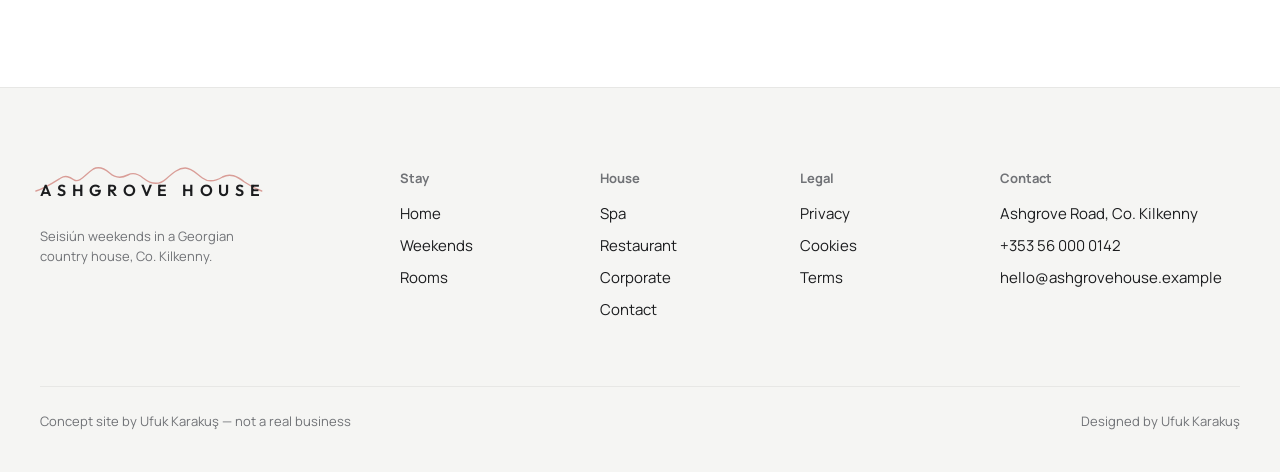
<file: weekends/index.html>
<!doctype html>
<html lang="en-IE">
<head>
<!--HEAD-->
<meta charset="utf-8">
<meta name="viewport" content="width=device-width, initial-scale=1">
<title>Ashgrove House · Weekends</title>
<meta name="robots" content="noindex">
<meta name="description" content="Ashgrove House is a fictional concept site: Seisiún weekends in a Georgian country house in Co. Kilkenny.">
<link rel="icon" href="../favicon.svg" type="image/svg+xml">
<link rel="alternate icon" href="../favicon.ico" sizes="32x32">
<link rel="preconnect" href="https://fonts.googleapis.com">
<link rel="preconnect" href="https://fonts.gstatic.com" crossorigin>
<link rel="stylesheet" href="https://fonts.googleapis.com/css2?family=Anton&family=Outfit:wght@500;600&family=Manrope:wght@400;500;600;700;800&display=swap">
<link rel="stylesheet" href="../css/tokens.css">
<link rel="stylesheet" href="../css/site.css">
<script>(function(){var d=document.documentElement;d.classList.add('js');var seen=false;try{seen=!!sessionStorage.getItem('ashSeen');sessionStorage.setItem('ashSeen','1')}catch(e){}})();</script>
<!--/HEAD-->
</head>
<body data-page="weekends">
<!--HDR-->
<header class="hdr" id="hdr"><div class="wrap hdr-in">
  <a class="logo" href="../" aria-label="Ashgrove House, home">
    <svg viewBox="0 0 240 30" preserveAspectRatio="none" aria-hidden="true"><path pathLength="1" d="M2 27 C10 25 18 20 28 14 C33 11 37 13 42 16 C48 19 54 10 62 5 C68 2 73 4 79 9 C86 15 92 14 98 11 C104 8 109 10 114 14 C122 20 130 22 138 15 C145 9 151 4 158 4 C165 4 170 10 176 14 C183 19 190 17 197 13 C205 9 212 12 220 18 C226 22 232 25 238 27"/></svg>
    <b>Ashgrove House</b>
  </a>
  <div class="navg">
    <nav class="nav" aria-label="Main"><a href="../weekends/" data-nav="weekends" class="on" aria-current="page">Weekends</a><a href="../spa/" data-nav="spa">Spa</a><a href="../restaurant/" data-nav="restaurant">Restaurant</a></nav>
    <a class="btn btn-p" href="../rooms/">Book</a>
  </div>
</div></header>
<!--/HDR-->
<main id="main">
  <section class="pintro"><div class="wrap">
    <div class="pi-row"><div><div class="eyebrow">Ten weekends ahead</div><h1 class="d">Seisiún weekends</h1></div><p class="lead">Two nights, two themes, a named act each night. Stay in the house, or come for the evening with a ticket.</p></div>
    <div class="pi-frame"><img src="../images/weekends-intro.jpg" alt="The Coach House on a Friday night" style="object-position:50% 28%" width="1374" height="1145"></div>
  </div></section>
  <div class="filters" id="filters"><div class="wrap">
    <div class="frow"><div class="fg" id="fL"></div><span class="fsep"></span><div class="fg" id="fT"></div><span class="fsep"></span><div class="fg" id="fR"></div></div>
    <div class="fmeta" id="fMeta" aria-live="polite"></div>
  </div></div>
  <div class="wrap"><div class="cards" id="cards"></div></div>
</main>
<!--FTR-->
<footer><div class="wrap">
  <div class="f-g">
    <div><a class="logo" href="../" aria-label="Ashgrove House, home"><svg viewBox="0 0 240 30" preserveAspectRatio="none" aria-hidden="true"><path d="M2 27 C10 25 18 20 28 14 C33 11 37 13 42 16 C48 19 54 10 62 5 C68 2 73 4 79 9 C86 15 92 14 98 11 C104 8 109 10 114 14 C122 20 130 22 138 15 C145 9 151 4 158 4 C165 4 170 10 176 14 C183 19 190 17 197 13 C205 9 212 12 220 18 C226 22 232 25 238 27"/></svg><b>Ashgrove House</b></a>
      <p class="small" style="margin:18px 0 0;max-width:30ch">Seisiún weekends in a Georgian country house, Co. Kilkenny.</p></div>
    <div><h4>Stay</h4><div class="f-col"><a href="../">Home</a><a href="../weekends/">Weekends</a><a href="../rooms/">Rooms</a></div></div>
    <div><h4>House</h4><div class="f-col"><a href="../spa/">Spa</a><a href="../restaurant/">Restaurant</a><a href="../corporate/">Corporate</a><a href="../contact/">Contact</a></div></div>
    <div><h4>Legal</h4><div class="f-col"><a href="../privacy/">Privacy</a><a href="../cookies/">Cookies</a><a href="../terms/">Terms</a></div></div>
    <div><h4>Contact</h4><div class="f-col"><span>Ashgrove Road, Co. Kilkenny</span><a href="tel:+353560000142" data-modal="call">+353 56 000 0142</a><a href="mailto:hello@ashgrovehouse.example" data-modal="email">hello@ashgrovehouse.example</a></div></div>
  </div>
  <div class="f-note"><span>Concept site by Ufuk Karakuş — not a real business</span><span>Designed by Ufuk Karakuş</span></div>
</div></footer>
<!--/FTR-->
<!--SCRIPTS-->
<script type="module" src="../js/site.js" blocking="render"></script>
<script type="module" src="../js/weekends.js" blocking="render"></script>
<!--/SCRIPTS-->
</body>
</html>
</file>
<file: css/tokens.css>
/* Design tokens — taken from the approved board's :root */
:root{
  --ink:#1b1c1e; --ink2:#3b3d41; --muted:#707276; --faint:#a3a5a8; --line:#e7e7e5; --soft:#f5f5f3; --paper:#ffffff;
  --rose:#d99d97; --rose-h:#e4b0ab; --rose-d:#a86a63; --rose-l:#f7e6e3; --on-rose:#2b1f1d;
  --greek:#33609f; --latin:#6a3d98; --s90:#b8417f; --bingo:#d4703a; --white:#939aa1; --comedy:#3f7d7a; --acoustic:#6f8b62; --dj:#44607f;
  --head:"Anton","Oswald","Arial Narrow",sans-serif;
  --sans:"Manrope","Segoe UI",system-ui,sans-serif;
  --logo:"Outfit","Manrope",system-ui,sans-serif;
  --hh:84px; --r:12px; --sec:140px; --container:1360px; --gutter:40px;
  color-scheme:light;
}
</file>
<file: css/site.css>
/* Ashgrove House — shared styles. Light throughout (white + soft grey bands), charcoal type, one dusty-rose accent.
   Anton only for main headings, Manrope everywhere else. Isometric lift only on calendar rows and room boxes. */
*{box-sizing:border-box}
[hidden]{display:none!important}
html,body{margin:0}
body{background:var(--paper);color:var(--ink);font-family:var(--sans);font-size:16px;line-height:1.6;-webkit-font-smoothing:antialiased;overflow-x:hidden}
button{font:inherit;color:inherit;cursor:pointer;background:none;border:0;padding:0}
a{color:inherit}
img{display:block;max-width:100%}
figure{margin:0}
:focus-visible{outline:none}
.wrap{max-width:var(--container);margin:0 auto;padding-left:max(var(--gutter),env(safe-area-inset-left,0px));padding-right:max(var(--gutter),env(safe-area-inset-right,0px))}
.d{font-family:var(--head);font-weight:400;text-transform:uppercase;letter-spacing:.004em;line-height:.96;margin:0;white-space:nowrap}
.eyebrow{font-size:14px;font-weight:600;color:var(--muted);margin:0 0 14px}
.lead{font-size:18px;line-height:1.6;color:var(--ink2);margin:0;max-width:44ch}
.small{font-size:13px;color:var(--muted)}

/* buttons: primary = rose, top-right + bottom-left rounded; secondary = plain outline; ticket = "Evening tickets" only */
.btn{display:inline-flex;align-items:center;justify-content:center;gap:10px;height:48px;padding:0 26px;font-family:var(--sans);font-weight:700;font-size:15px;white-space:nowrap;text-decoration:none;transition:background .2s,color .2s,border-color .2s}
.btn-p{border-radius:0 var(--r) 0 var(--r);background:var(--rose);color:var(--on-rose)}
.btn-p:hover{background:var(--rose-h)}
.btn-p[disabled]{background:#e5e5e3;color:#9a9c9f;cursor:not-allowed}
.btn-s{border:1px solid var(--ink);border-radius:2px;height:46px}
.btn-s:hover{background:var(--soft)}
.btn-t{position:relative;overflow:hidden;height:46px;color:var(--ink);border:1px solid var(--ink);border-radius:3px}
.btn-t::before,.btn-t::after{content:"";position:absolute;top:50%;width:16px;height:16px;margin-top:-8px;border-radius:50%;background:var(--paper);border:1px solid var(--ink)}
.btn-t::before{left:-9px}.btn-t::after{right:-9px}
.btn-t:hover{background:var(--soft)}
.tlink{font-weight:700;font-size:15px;color:var(--rose-d);display:inline-flex;gap:8px;align-items:center;text-decoration:none}
.tlink:hover{color:var(--ink)}

/* header */
.hdr{position:fixed;left:0;right:0;top:0;z-index:50;background:#fff;box-shadow:0 1px 0 var(--line)}
.hdr-in{display:flex;align-items:center;height:var(--hh)}
.logo{position:relative;display:inline-flex;align-items:center;height:40px;margin-right:auto;padding-top:6px;text-decoration:none}
.logo b{position:relative;z-index:1;font-family:var(--logo);font-weight:600;font-size:16px;letter-spacing:.36em;text-transform:uppercase;white-space:nowrap}
.logo svg{position:absolute;left:-6px;top:-4px;width:calc(100% + 4px);height:30px;z-index:0;overflow:visible}
.logo svg path{fill:none;stroke:var(--rose);stroke-width:1.4;stroke-linejoin:round;stroke-linecap:round}
/* the header line draws itself each time a page opens */
.js .hdr .logo svg path,.js .hero-logo svg path{stroke-dasharray:1;stroke-dashoffset:1}
.js .hdr .logo.draw svg path,.js .hero-logo.draw svg path{animation:lgdraw 1.6s cubic-bezier(.45,0,.25,1) .1s forwards}
@keyframes lgdraw{to{stroke-dashoffset:0}}
.navg{display:flex;gap:8px;align-items:stretch}
.nav{display:flex;align-items:center;gap:4px;padding:4px;border:1px solid var(--ink);border-radius:0 var(--r) 0 var(--r)}
.nav a{display:inline-flex;align-items:center;justify-content:center;height:38px;padding:0 18px;font-weight:600;font-size:14px;text-decoration:none;border-radius:0 9px 0 9px;transition:background .2s,color .2s}
.nav a:hover:not(.on){background:var(--soft)}
.nav a.on{background:var(--ink);color:#fff}

/* footer (light) */
footer{background:var(--soft);padding-block:80px 40px;border-top:1px solid var(--line)}
.f-g{display:grid;grid-template-columns:minmax(0,4fr) repeat(3,minmax(0,2fr)) minmax(0,3fr);gap:40px}
.f-g h4{margin:0 0 14px;font-size:13px;font-weight:700;color:var(--muted)}
.f-col{display:flex;flex-direction:column;gap:8px;font-size:15px}
.f-col a{text-decoration:none}
.f-col a:hover{color:var(--rose-d)}
.f-note{display:flex;justify-content:space-between;gap:20px;margin-top:64px;padding-top:24px;border-top:1px solid var(--line);font-size:13px;color:var(--muted);flex-wrap:wrap}

/* images revealed on entering the viewport (never hidden, only scaled) */
.reveal{transform:scale(.92);transition:transform 1.2s cubic-bezier(.2,.7,.2,1)}
.reveal.in{transform:scale(1)}

/* legal pages: plain text */
.legal{padding-top:calc(var(--hh) + 64px);padding-bottom:var(--sec)}
.legal h1{font-size:clamp(54px,6.2vw,96px);margin:0 0 40px}
.legal .prose{max-width:68ch}
.legal .prose h2{font-family:var(--sans);font-weight:800;font-size:20px;letter-spacing:-.01em;line-height:1.3;margin:40px 0 10px}
.legal .prose p,.legal .prose li{color:var(--ink2);margin:0 0 14px}
.legal .prose ul{padding-left:22px;margin:0 0 14px}
.legal .prose a{color:var(--rose-d);font-weight:700}
.legal .prose a:hover{color:var(--ink)}

/* ========== SUBPAGES ========== */
.pintro{padding-top:calc(var(--hh) + 64px);padding-bottom:20px}
.pi-row{display:flex;justify-content:space-between;align-items:flex-end;gap:56px;margin-bottom:40px}
.pi-row h1{font-size:clamp(54px,6.2vw,96px)}
.pi-row .lead{max-width:400px;padding-bottom:6px}
.pi-frame{height:min(50vh,500px);overflow:hidden;background:#eee}
.pi-frame img{width:100%;height:100%;object-fit:cover;animation:kb2 22s ease-out both}
@keyframes kb2{from{transform:scale(1.07)}to{transform:scale(1)}}

/* brochure band: tall, pinned, one large photo that gives way to the second */
@media (min-width:901px){#roomBands,#spaBands,#restBands{min-height:600vh}#corpBands{min-height:400vh}}   /* the containers hold their final height before the bands are built: no layout shift on load */
.band{position:relative;height:200vh}
.band.alt{background:var(--soft)}
.band-pin{position:sticky;top:0;height:100vh;padding-top:var(--hh);display:flex;align-items:center}
.band-g{display:grid;grid-template-columns:minmax(0,5fr) minmax(0,7fr);gap:72px;align-items:center;width:100%}
.band.rev .band-g{grid-template-columns:minmax(0,7fr) minmax(0,5fr)}
.band.rev .b-txt{order:2}
.b-txt h2{font-size:clamp(44px,4.2vw,60px);margin:0 0 24px}
.b-txt .lead{margin-bottom:30px}
.rule{width:40px;height:2px;background:var(--rose);margin:0 0 26px}
.rowsx{display:flex;flex-direction:column}
.rowsx div{display:grid;grid-template-columns:1fr 90px 70px;gap:20px;padding:13px 0;border-bottom:1px solid var(--line);font-size:16px}
.rowsx div:first-child{border-top:1px solid var(--line)}
.rowsx span:nth-child(2){color:var(--muted)}
.rowsx span:nth-child(3){font-weight:800;text-align:right}
.facts{display:grid;grid-template-columns:repeat(2,minmax(0,1fr));gap:22px 30px;max-width:460px}
.fact{display:flex;gap:14px;align-items:center;font-size:14px;color:var(--muted);line-height:1.35}
.fact svg{width:26px;height:26px;flex:none;color:var(--rose-d)}
.fact b{display:block;color:var(--ink);font-weight:800;font-size:16px}
.b-ph{position:relative;height:min(68vh,600px);overflow:hidden;background:#e6e6e4}
.b-ph img{position:absolute;inset:0;width:100%;height:100%;object-fit:cover;transition:transform 1.1s cubic-bezier(.2,.7,.2,1),clip-path 1.1s cubic-bezier(.6,0,.2,1)}
.b-ph img.p2{clip-path:inset(0 0 0 100%)}
.b-ph.two img.p2{clip-path:inset(0 0 0 0)}
.b-ph.two img.p1{transform:scale(1.05)}
.b-ph .cnt{position:absolute;right:18px;bottom:16px;z-index:2;font-size:13px;font-weight:700;color:var(--ink);background:#fff;padding:5px 10px;font-variant-numeric:tabular-nums}
.tags{display:flex;gap:8px;flex-wrap:wrap;margin-bottom:28px}
.tag{display:inline-flex;align-items:center;gap:8px;font-size:13px;font-weight:600;padding:6px 12px;background:#fff;box-shadow:inset 0 0 0 1px var(--line)}
.band.alt .tag{background:#fff}
.tag i{width:8px;height:8px;border-radius:50%;background:var(--c)}

.plainband{padding-block:var(--sec) 0}

.hours{border-block:1px solid var(--line);padding-block:28px}
.hours .wrap{display:flex;align-items:center;gap:40px;flex-wrap:wrap;font-size:15px}
.hours svg{width:26px;height:26px;color:var(--rose-d)}
.hours b{font-weight:700}
.hours .sep{width:1px;height:32px;background:var(--line)}
.hours small{display:block;color:var(--muted);font-size:13px}

/* booking stepper: one step at a time */
.book{padding-block:var(--sec)}
.book h2{font-size:clamp(40px,3.8vw,58px);margin:0}
.bk-g{display:grid;grid-template-columns:minmax(0,5fr) minmax(0,7fr);gap:72px;align-items:start}
.bk-l .lead{margin-top:20px}
.sumlist{margin-top:44px;max-width:440px}
.sumlist h4{font-size:13px;font-weight:700;color:var(--muted);margin:0 0 12px}
.sumlist div{display:flex;justify-content:space-between;gap:20px;padding:13px 0;border-bottom:1px solid var(--line);font-size:15px}
.sumlist div:first-of-type{border-top:1px solid var(--line)}
.sumlist span{color:var(--muted)}
.sumlist b{font-weight:700;color:var(--faint);text-align:right}
.sumlist .on b{color:var(--ink)}
.prog{display:flex;gap:6px;margin:10px 0 12px}
.prog span{flex:1;height:3px;background:var(--line);transition:background .3s}
.prog span.on{background:var(--ink)}
.prog-l{display:flex;justify-content:space-between;gap:12px;font-size:13px;color:var(--faint)}
.prog-l span.on{color:var(--ink);font-weight:700}
.stepbox{min-height:300px;margin-top:44px}
.step{animation:stin .45s cubic-bezier(.2,.7,.2,1)}
@keyframes stin{from{opacity:0;transform:translateX(24px)}}
.step h3{font-size:16px;font-weight:800;margin:0 0 18px}
.chips{display:flex;flex-wrap:wrap;gap:8px}
.chip{min-width:88px;padding:14px 16px;box-shadow:inset 0 0 0 1px var(--line);font-size:14px;font-weight:600;text-align:center;line-height:1.3;transition:box-shadow .15s,background .15s}
.chip:hover{box-shadow:inset 0 0 0 1px var(--ink)}
.chip.on{background:var(--rose);box-shadow:none}
.chip[disabled]{color:#b9bbbe;background:var(--soft);box-shadow:none;cursor:not-allowed;text-decoration:line-through}
.chip small{display:block;font-size:12px;font-weight:500;opacity:.7;margin-top:2px}
.cols2{display:grid;grid-template-columns:1fr 1fr;gap:32px}
.cols2 .cl{font-weight:700;margin-bottom:12px}
.opt{display:flex;justify-content:space-between;align-items:center;width:100%;padding:16px 18px;box-shadow:inset 0 0 0 1px var(--line);margin-bottom:8px;text-align:left;font-size:15px;font-weight:600}
.opt:hover{box-shadow:inset 0 0 0 1px var(--ink)}
.opt small{display:block;color:var(--muted);font-weight:500;font-size:13px}
.big{font-family:var(--sans);font-weight:800;font-size:72px;line-height:1;letter-spacing:-.02em}
.fields{display:grid;grid-template-columns:1fr 1fr;gap:12px;max-width:620px}
.fields input{font:inherit;font-size:15px;padding:14px 16px;border:0;box-shadow:inset 0 0 0 1px var(--line);background:#fff;border-radius:0}
.fields input:focus{outline:none;box-shadow:inset 0 0 0 1px #c8c9c7}
.fields .full{grid-column:1/-1}
.navs{display:flex;gap:18px;margin-top:32px;align-items:center}
.back{font-size:14px;font-weight:600;color:var(--muted);text-decoration:underline}
.sw{width:54px;height:30px;border-radius:15px;background:#dcdcda;position:relative;transition:background .2s;flex:none}
.sw::after{content:"";position:absolute;top:3px;left:3px;width:24px;height:24px;border-radius:50%;background:#fff;transition:transform .2s;box-shadow:0 1px 3px rgba(0,0,0,.2)}
.sw.on{background:var(--rose)}.sw.on::after{transform:translateX(24px)}

/* restaurant menu */
.menu{background:var(--soft);padding-block:var(--sec)}
.menu-g{display:grid;grid-template-columns:minmax(0,4fr) minmax(0,5fr) minmax(0,3fr);gap:48px;align-items:center}
.menu img{width:100%;height:400px;object-fit:cover}
.menu h2{font-size:clamp(36px,3vw,46px);margin:0 0 24px}
.course{display:grid;grid-template-columns:34px 100px 1fr;gap:12px;padding:15px 0;border-bottom:1px solid var(--line);font-size:15px}
.course:first-of-type{border-top:1px solid var(--line)}
.course .n{color:var(--rose-d);font-weight:700}
.course b{font-weight:800}
.course span:last-child{color:var(--ink2)}

/* corporate: your own theme */
.thm{display:flex;flex-direction:column;gap:22px;min-width:0}
.thm-ph{position:relative;height:clamp(240px,30vh,320px);overflow:hidden;background:#e4e4e2}
.thm-ph img{position:absolute;inset:0;width:100%;height:100%;object-fit:cover;transition:opacity .7s ease}
.thm-list{display:flex;flex-direction:column}
.thr{display:grid;grid-template-columns:10px 150px minmax(0,1fr) auto 14px;gap:18px;align-items:center;min-height:56px;padding:0 14px;border-bottom:1px solid var(--line);text-align:left;transition:background .2s}
.thr:first-child{border-top:1px solid var(--line)}
.thr i{width:10px;height:10px;border-radius:50%;background:var(--c)}
.thr b{font-weight:800;font-size:16px;white-space:nowrap}
.thr span{min-width:0;font-size:14px;color:var(--ink2);white-space:nowrap;overflow:hidden;text-overflow:ellipsis}
.thr em{font-style:normal;font-size:13px;color:var(--muted);white-space:nowrap}
.thr s{text-decoration:none;color:var(--faint);transition:transform .2s,color .2s}
.thr:hover,.thr.cur{background:var(--soft)}
.thr.cur s{color:var(--ink);transform:translateX(3px)}
@media (max-width:1200px){.thr{grid-template-columns:10px 140px minmax(0,1fr) 14px}.thr em{display:none}}

/* contact */
.find{padding-top:calc(var(--hh) + 64px);padding-bottom:var(--sec)}
.find-g{display:grid;grid-template-columns:minmax(0,4fr) minmax(0,5fr) minmax(0,3fr);gap:48px;align-items:stretch}
.find h1{font-size:clamp(64px,6.6vw,104px);margin:0 0 36px}
.crow{display:flex;gap:16px;align-items:flex-start;margin-bottom:18px;font-size:16px;line-height:1.55;cursor:pointer;text-align:left}
.crow svg{width:24px;height:24px;flex:none;color:var(--rose-d);margin-top:1px}
.crow:hover span{color:var(--rose-d)}
.map,.abb{position:relative;overflow:hidden;min-height:440px;background:#eee}
.map{cursor:pointer}
.map svg{position:absolute;inset:0;width:100%;height:100%}
.map img,.abb img{position:absolute;inset:0;width:100%;height:100%;object-fit:cover}
.abb figcaption{position:absolute;left:0;right:0;bottom:0;padding:14px 16px;background:#fff;font-size:13px;font-weight:600}
.cband{padding-block:var(--sec)}
.cband.alt{background:var(--soft)}
.cband-g{display:grid;grid-template-columns:minmax(0,4fr) minmax(0,8fr);gap:72px;align-items:center}
.cband h2{font-size:clamp(44px,4.2vw,60px);margin:0 0 22px}
.cph3{display:grid;grid-template-columns:repeat(3,minmax(0,1fr));gap:40px}
.cph2{display:grid;grid-template-columns:minmax(0,1.6fr) minmax(0,1fr);gap:40px}
.cph3 img{width:100%;height:auto;aspect-ratio:4/5;object-fit:cover}   /* height:auto so the aspect ratio wins over the height attribute */
.cph2 img{width:100%;height:420px;object-fit:cover}
figcaption{font-size:15px;font-weight:700;margin-top:14px;line-height:1.4}
figcaption small{display:block;font-weight:500;color:var(--muted);font-size:13px}

/* weekends page */
.filters{position:sticky;top:var(--hh);z-index:20;background:#fff;border-bottom:1px solid var(--line)}
.frow{display:flex;justify-content:center;align-items:center;gap:14px;padding-block:20px 10px;transition:padding .3s ease}
.fg{display:flex;gap:12px;align-items:center}
.fsep{width:1px;height:40px;background:var(--line);margin:0 10px;transition:height .3s ease}
.fc{position:relative;flex:none;display:flex;flex-direction:column;align-items:center;gap:8px;width:72px;transition:gap .3s ease}
.fc .ci{width:54px;height:54px;border-radius:50%;box-shadow:inset 0 0 0 1px var(--ink);display:grid;place-items:center;transition:background .2s,color .2s,width .3s ease,height .3s ease}
.fc svg{width:26px;height:26px;transition:width .3s ease,height .3s ease}
.fc .fl{font-size:12px;font-weight:600;line-height:16px;height:16px;white-space:nowrap;color:var(--ink2);overflow:hidden;transition:height .3s ease,opacity .2s ease}
.fc::after{content:attr(data-tip);position:absolute;left:50%;top:calc(100% + 8px);z-index:5;transform:translate(-50%,-3px);white-space:nowrap;background:#fff;color:var(--ink);font-size:12px;font-weight:600;line-height:1.3;padding:7px 11px;box-shadow:0 1px 2px rgba(0,0,0,.08),0 8px 22px rgba(0,0,0,.14);opacity:0;pointer-events:none;transition:opacity .15s,transform .15s}
.fc:hover::after,.fc:focus-visible::after{opacity:1;transform:translate(-50%,0);transition-delay:.12s}
.fc:hover .ci{background:var(--soft)}
.fc.on .ci{background:var(--ink);color:#fff}
.ft{display:inline-flex;align-items:center;gap:10px;height:46px;padding:0 20px;border-radius:23px;background:var(--soft);font-weight:700;font-size:15px;transition:background .2s,color .2s,height .3s ease}
.ft i{width:10px;height:10px;border-radius:50%;background:var(--c)}
.ft:hover{background:#ebebe9}
.ft.on{background:var(--c);color:#fff}.ft.on i{background:#fff}
@media (max-width:1240px){.frow{flex-wrap:wrap;row-gap:16px;column-gap:48px}.fsep{display:none}#fT{order:-1;flex:0 0 100%;justify-content:center}}
.fmeta{text-align:center;padding-bottom:14px;font-size:13px;line-height:32px;color:var(--muted);height:46px;overflow:hidden;transition:height .3s ease,padding .3s ease,opacity .2s ease}
.filters{transition:margin-bottom .3s ease}
.filters.compact{margin-bottom:var(--fd,0px)}
.filters.compact .frow{padding-block:8px}
.filters.compact .fc{gap:0}
.filters.compact .fc .ci{width:40px;height:40px}
.filters.compact .fc svg{width:20px;height:20px}
.filters.compact .fc .fl{height:0;opacity:0}
.filters.compact .ft{height:36px}
.filters.compact .fsep{height:28px}
.filters.compact .fmeta{height:0;padding-bottom:0;opacity:0}
.filters.nt,.filters.nt *{transition:none!important}
.fmeta button{text-decoration:underline;color:var(--ink);margin-left:12px;font-weight:700}
.cards{padding-block:30px 120px}
.closest{font-size:14px;color:var(--muted);padding:14px 0}
.card{display:grid;grid-template-columns:320px minmax(0,1fr) 270px;gap:40px;padding:36px;background:#fff;animation:cin .45s ease both}
.cards .card:nth-of-type(odd){background:#f1f1ef}   /* cards alternate very light grey / white */
.csum{display:none}
@keyframes cin{from{opacity:0;transform:translateY(12px)}}
.cph{aspect-ratio:4/3;overflow:hidden;background:#eee}
.cph img{width:100%;height:100%;object-fit:cover}
.cmain{min-width:0}
.cmain .small{margin-bottom:8px}
.ct{font-family:var(--sans);font-weight:800;font-size:28px;letter-spacing:-.02em;line-height:1.15;margin:0 0 10px}
.cmain .desc{margin:0 0 20px;color:var(--ink2);max-width:58ch}
.nb{display:grid;grid-template-columns:repeat(var(--n),minmax(0,1fr));gap:14px}
.nbx{background:color-mix(in srgb,var(--c) 8%,#fff);box-shadow:inset 3px 0 0 var(--c);padding:14px 16px}
.nbx .small{margin:0 0 4px}
.nbx b{display:block;font-weight:800;font-size:16px}
.nbx span{display:block;font-size:13px;color:var(--ink2)}
.day{display:flex;align-items:center;gap:10px;margin-top:16px;font-size:14px;color:var(--ink2)}
.day svg{width:20px;height:20px;color:var(--rose-d)}
.cside{display:flex;flex-direction:column;gap:14px}
.kids{align-self:flex-start;font-size:13px;font-weight:600;padding:6px 12px;background:var(--soft);color:var(--ink2);display:flex;gap:8px;align-items:center}
.kids.yes{background:#e8f1e9;color:#2f6a3a}
.kids svg{width:16px;height:16px}
.bdg{display:flex;flex-direction:column;gap:6px}
.bdg span{font-size:13px;display:flex;gap:8px;align-items:center;color:var(--ink2)}
.bdg span svg{width:16px;height:16px;color:var(--muted)}
.bdg .closed{color:var(--rose-d);font-weight:700}
.cbox{display:grid;grid-template-columns:repeat(3,1fr);gap:12px;margin-top:6px}
.cbox span{display:block;font-size:12px;color:var(--muted)}
.cbox b{display:block;font-weight:800;font-size:20px}   /* block: the board's quirks-mode line box (see the calendar rows) */
.cbox.sold b{font-size:14px;color:var(--faint)}
.cleft{font-size:13px;color:var(--ink2)}
.cleft.hot{color:var(--rose-d);font-weight:700}
.cside .btn{width:100%}

/* rooms */
.rtop{padding-top:var(--hh)}
.dstrip{position:sticky;top:var(--hh);z-index:20;background:rgba(255,255,255,.97);border-bottom:1px solid var(--line)}
.dstrip .wrap{display:flex;align-items:center;gap:8px;height:66px;overflow-x:auto}
.dl{flex:none;font-size:13px;font-weight:700;color:var(--muted);margin-right:8px}
.dchip{flex:none;display:inline-flex;gap:8px;align-items:center;height:38px;padding:0 14px;box-shadow:inset 0 0 0 1px var(--line);font-size:13px;font-weight:600;white-space:nowrap}
.dchip i{width:8px;height:8px;border-radius:50%;background:var(--c)}
.dchip:hover{box-shadow:inset 0 0 0 1px var(--ink)}
.dchip.on{background:var(--rose);box-shadow:none}
.dchip .full{font-size:11px;font-weight:700;color:var(--rose-d)}
.dsep{flex:none;width:1px;height:28px;background:var(--line);margin:0 6px}
.wn{flex:none;display:flex;gap:8px;align-items:center;font-size:13px;font-weight:700;color:var(--muted)}
.wn input,.wn .cbx{font:inherit;font-size:13px;font-weight:500;color:var(--ink);padding:8px;border:0;box-shadow:inset 0 0 0 1px var(--line);background:#fff}
.clr{flex:none;font-size:13px;font-weight:600;text-decoration:underline;color:var(--muted)}
.plan-sec{padding-block:36px 120px}
.plan-h h1{font-size:clamp(54px,6.2vw,96px)}
.legend{display:flex;gap:22px;font-size:13px;font-weight:600;flex-wrap:wrap;margin-top:30px}
.legend span{display:flex;gap:8px;align-items:center}
.legend i{width:16px;height:16px;border:2px solid var(--ink);border-radius:4px;background:var(--c)}
/* two columns: heading, plan and legend on the left; the room drawer on the right, from the heading's top line down to the bottom of the screen */
.stage{display:flex;align-items:flex-start;container-type:inline-size;--drW:clamp(440px,40cqw,560px)}
.planw{flex:1 1 auto;min-width:0}
.plan{position:relative;width:100%;aspect-ratio:985/320;margin-top:62px}
.blk{position:absolute;border:2px solid var(--ink);border-radius:12px;background:#fff}
.blk .bl{position:absolute;top:-30px;left:0;font-size:13px;font-weight:700}
.rm{position:absolute;border:2px solid var(--ink);border-radius:8px;background:var(--c);display:flex;flex-direction:column;justify-content:center;align-items:center;gap:2px;font-size:12px;font-weight:600;line-height:1.1;cursor:pointer;transition:transform .18s ease,box-shadow .18s ease,background .18s}
.rm .no{font-weight:800;font-size:clamp(22px,2.2vw,34px);line-height:1}
.rm small{font-size:11px;color:var(--ink2)}
.rm:hover,.rm.sel{transform:translate(-4px,-4px);box-shadow:4px 4px 0 var(--ink)}
.rm.sel{background:var(--rose)}
.rm.tk{background:repeating-linear-gradient(135deg,#f1f1f0 0 6px,#e6e6e4 6px 12px);color:#a5a7aa;border-color:#c4c6c8;cursor:not-allowed}
.rm.tk small{color:#b5b7ba}
.rm.tk:hover{transform:none;box-shadow:none}
.tip{position:absolute;z-index:30;pointer-events:none;background:#fff;box-shadow:0 1px 2px rgba(0,0,0,.08),0 12px 30px rgba(0,0,0,.14);padding:12px 14px;min-width:200px;transform:translate(-50%,calc(-100% - 14px));opacity:0;transition:opacity .12s}
.tip.on{opacity:1}
.tip b{display:block;font-weight:800;font-size:17px}
.tip span{display:block;font-size:13px;color:var(--muted);line-height:1.55}
.tip .st{color:var(--ink);font-weight:700}
.drawer{flex:0 0 0;min-width:0;display:flex;justify-content:flex-end;padding-top:var(--drOff,0px);overflow:clip;transition:flex-basis .55s cubic-bezier(.6,0,.2,1)}
.stage.open .drawer{flex-basis:var(--drW)}
.dr-in{position:sticky;top:170px;flex:none;width:calc(var(--drW) - 40px);height:calc(100vh - 194px);overflow-y:auto;overscroll-behavior:contain;background:#fff;box-shadow:inset 0 0 0 1px var(--line)}
.dr-in .ph{aspect-ratio:16/10;overflow:hidden}
.dr-in .ph img{width:100%;height:100%;object-fit:cover}
.dr-b{padding:28px 30px 32px;display:flex;flex-direction:column;gap:22px}
.dr-b .ct{font-size:34px;margin:0}
.feat{display:grid;grid-template-columns:repeat(4,1fr);gap:12px}
.feat div{display:flex;flex-direction:column;align-items:center;gap:8px;text-align:center;font-size:12px;font-weight:600;line-height:1.3;color:var(--ink2)}
.feat svg{width:28px;height:28px;color:var(--rose-d)}
.sec{border-top:1px solid var(--line);padding-top:16px}
.sec h4{margin:0 0 8px;font-size:13px;font-weight:700;color:var(--muted)}
.total{display:flex;justify-content:space-between;align-items:flex-end;gap:20px;margin-top:8px}
.total b{display:block;font-weight:800;font-size:44px;letter-spacing:-.02em;line-height:1}
.need{background:var(--rose-l);padding:12px 14px;font-size:14px;line-height:1.5}
.drx{position:absolute;top:14px;right:14px;z-index:3;width:40px;height:40px;background:#fff;display:grid;place-items:center;font-size:20px;box-shadow:0 2px 8px rgba(0,0,0,.15)}
.ln{display:flex;justify-content:space-between;align-items:center;gap:16px;padding:8px 0;font-size:15px}
.ln small{display:block;color:var(--muted);font-size:13px}
.ln .stepper button{width:36px;height:36px;font-size:16px}
.ln .stepper b{min-width:32px;font-size:14px}
.stepper{display:inline-flex;align-items:center;box-shadow:inset 0 0 0 1px var(--line)}
.stepper button{width:44px;height:44px;font-size:18px}
.stepper button[disabled]{opacity:.25;cursor:default}
.stepper b{min-width:40px;text-align:center;font-weight:800;font-variant-numeric:tabular-nums}

/* modal, toast */
.modal{position:fixed;inset:0;z-index:400;background:rgba(27,28,30,.35);display:grid;place-items:center;padding:20px}
.modal-in{background:#fff;max-width:460px;padding:36px;position:relative;box-shadow:0 30px 80px rgba(0,0,0,.2)}
.modal-in h3{font-weight:800;font-size:24px;margin:0 0 10px;letter-spacing:-.01em}
.modal-in p{margin:0 0 18px;color:var(--ink2)}
.modal-in a{font-weight:700;color:var(--rose-d)}
.modal-in .x{position:absolute;right:12px;top:10px;font-size:22px;width:36px;height:36px}
.toast{position:fixed;left:50%;top:100px;transform:translate(-50%,-10px);z-index:350;background:#fff;color:var(--ink);box-shadow:0 10px 30px rgba(0,0,0,.15);padding:12px 18px;font-size:14px;font-weight:600;opacity:0;transition:.25s;pointer-events:none}
.toast.on{opacity:1;transform:translate(-50%,0)}

/* ========== HOME ========== */
/* intro: the curtain goes from black (0 %) through grey (50 %) to white (100 %) with the loading line, which follows the film actually arriving (js sets --p), then the white curtain opens onto the white page and the frame; no black is left at the frame's edges (only when the head script sets .intro-on) */
.intro{--p:0;display:none;position:fixed;inset:0;z-index:300;pointer-events:none}
.intro-on .intro{display:block}
.intro .ip{position:absolute;left:0;right:0;height:50%;background:rgb(calc(var(--p) * 255),calc(var(--p) * 255),calc(var(--p) * 255));transition:height 1.8s cubic-bezier(.65,0,.35,1),opacity .9s ease}
.intro .ip.t{top:0}.intro .ip.b{bottom:0}
.intro .ip.l,.intro .ip.r{top:0;bottom:0;height:auto;width:0;transition:opacity .9s ease}
.intro .ip.l{left:0;right:auto}.intro .ip.r{right:0;left:auto}
.intro .lo{position:absolute;inset:0;display:grid;place-items:center;z-index:2;transition:opacity .5s}
.intro .lo div{display:flex;flex-direction:column;align-items:center;gap:18px}
.intro .lo b{font-family:var(--logo);font-weight:600;font-size:16px;letter-spacing:.36em;color:#e8e8e8}
.intro .lo i{display:block;width:150px;height:1px;background:rgba(255,255,255,.14);overflow:hidden}
.intro .lo i span{display:block;height:100%;background:#e8e8e8;transform:scaleX(var(--p));transform-origin:0 50%}
.intro.half .lo b{color:#1b1c1e}.intro.half .lo i{background:rgba(0,0,0,.12)}.intro.half .lo i span{background:#1b1c1e}
.intro.go .lo{opacity:0}
.intro.fade .ip{opacity:0}
.intro-on .intro.done,.intro.done{display:none}

/* home hero (28 Oct): the film sits framed in the middle of the first screen (equal gap on all four sides), three white labels inside it
   share one inset, film grain + vignette lie over the film only, and the lead / next weekend / button sit under it. */
.hero{--hg:max(56px,12vh);--hi:clamp(16px,1.8vw,30px);background:var(--paper)}
.hero-first{height:100vh;height:100svh;padding:var(--hg)}
.hero-frame{position:relative;height:100%;overflow:hidden;background:#0d1320;isolation:isolate}
.hero-media{position:absolute;inset:0;overflow:hidden}
.hero-media video{display:block;width:100%;height:100%;object-fit:cover;object-position:50% 18%;transform-origin:50% 50%}
/* the end: js.home eases the blur in while the drone is still flying (0 → 20 % level, then 20 → 100 %, the house no longer recognisable); this is its final state */
.is-ending .hero-media video,.is-ending .hero-media canvas{filter:blur(45px);transform:scale(1.10)}
/* phones whose browser refuses video: the same footage as a frame sequence on a canvas over the film */
.hero-media canvas{position:absolute;inset:0;display:block;width:100%;height:100%;transform-origin:50% 50%}
/* film grain (moving) and a slight vignette, over the film only; the labels sit above (z-index 3) */
.hero-fx{position:absolute;inset:0;z-index:2;pointer-events:none;overflow:hidden}
.hero-fx::before{content:"";position:absolute;inset:0;background:radial-gradient(ellipse 125% 115% at 50% 50%,rgba(0,0,0,0) 52%,rgba(0,0,0,.36) 100%),linear-gradient(rgba(255,160,80,.045),rgba(255,160,80,.045))}
.hero-fx::after{content:"";position:absolute;left:-60px;top:-60px;right:-60px;bottom:-60px;opacity:.26;mix-blend-mode:overlay;
  background:url("data:image/svg+xml,%3Csvg xmlns='http://www.w3.org/2000/svg' width='256' height='256'%3E%3Cfilter id='n' x='0' y='0' width='100%25' height='100%25' color-interpolation-filters='sRGB'%3E%3CfeTurbulence type='fractalNoise' baseFrequency='.9' numOctaves='2' seed='7' stitchTiles='stitch'/%3E%3CfeColorMatrix type='matrix' values='.33 .33 .33 0 0 .33 .33 .33 0 0 .33 .33 .33 0 0 0 0 0 0 1'/%3E%3C/filter%3E%3Crect width='256' height='256' filter='url(%23n)'/%3E%3C/svg%3E") 0 0/256px 256px;
  animation:grain .72s steps(1) infinite}
@keyframes grain{0%{transform:translate(0,0)}12%{transform:translate(-31px,17px)}25%{transform:translate(22px,-38px)}37%{transform:translate(-14px,-9px)}50%{transform:translate(41px,28px)}62%{transform:translate(-45px,-24px)}75%{transform:translate(9px,44px)}87%{transform:translate(-27px,33px)}}
.hl{position:absolute;z-index:3;background:#fff;color:var(--ink);border-radius:0 var(--r) 0 var(--r)}
.hl-logo{left:var(--hi);top:var(--hi);display:flex;align-items:center;padding:20px 30px 18px 32px}
.hl-logo .logo{margin:0}
.hero .hl-head{left:var(--hi);bottom:var(--hi);margin:0;padding:.26em .38em .18em;font-size:clamp(36px,5.2vw,90px);line-height:1.02;text-align:left;white-space:nowrap}
.js .hero .hl-head{opacity:0;transform:translateY(12px);transition:opacity 1s ease,transform 1s cubic-bezier(.2,.7,.2,1)}
.js .hero .is-ending .hl-head{opacity:1;transform:none}
.hl-down{--ds:clamp(56px,5vw,84px);right:var(--hi);bottom:var(--hi);width:var(--ds);height:var(--ds);display:grid;place-items:center;overflow:hidden;transition:background .2s}
.hl-down:hover{background:var(--soft)}
.hl-down svg{width:42%;height:42%;fill:none;stroke:currentColor;stroke-width:1.8;stroke-linecap:round;stroke-linejoin:round;animation:nudge 2s cubic-bezier(.45,0,.35,1) infinite}
@keyframes nudge{0%{transform:translateY(-95%);opacity:0}30%{opacity:1}70%{opacity:1}100%{transform:translateY(95%);opacity:0}}
.hero-sub{display:flex;flex-direction:column;align-items:center;text-align:center;gap:26px;padding:56px 24px 72px}
/* desktop: the block has a fixed height whose fraction (.53125 px) keeps everything from Arrival down on the same sub-pixel grid as before, so it renders pixel-identical */
@media (min-width:901px){.hero-sub{height:340.53125px;padding-top:60px;padding-bottom:0}}
.hero-sub .lead{max-width:46ch}
.next{display:flex;align-items:center;justify-content:center;gap:14px;font-size:clamp(22px,2vw,30px);font-weight:700;line-height:1.3;color:var(--ink)}
.next svg{width:1.15em;height:1.15em;flex:none;color:var(--rose-d)}
/* the header stays out of the first screen of the homepage (desktop) and slides in with the first scroll */
.hdr{transition:transform .5s cubic-bezier(.2,.7,.2,1)}
@media (min-width:901px){.hero-top .hdr{transform:translateY(-101%);visibility:hidden;transition:transform .5s cubic-bezier(.2,.7,.2,1),visibility 0s linear .5s}}

/* story: the weekend as a timeline. Titles travel up a striped line; day, time and copy fade in place. One step per scroll. */
.story{position:relative;background:var(--paper)}
.st-pin{position:sticky;top:0;height:100vh;padding-top:var(--hh);display:flex;align-items:center;overflow:hidden}
.st-g{display:grid;grid-template-columns:minmax(0,6fr) minmax(0,6fr);gap:56px;align-items:center;width:100%}
.tl{position:relative;height:var(--tlH,460px);overflow-x:visible;overflow-y:clip}
.tl-col{position:absolute;left:0;right:0;top:0;transform:translateY(var(--tlShift,0px));transition:transform .85s cubic-bezier(.65,0,.35,1)}
.tl-line{position:absolute;left:6px;width:3px;top:calc(var(--tlTH,100px) / 2);height:calc(var(--tlS,240px) * 7);border-radius:2px;background:repeating-linear-gradient(180deg,#2f3135 0,#4d5056 5px,#2f3135 10px)}
.tl-it{position:absolute;left:0;right:0;top:calc(var(--tlS,240px) * var(--k));padding-left:44px}
.tl-it .d{font-size:clamp(64px,6.6vw,104px);color:#c6c7ca;transition:color .6s ease}
.tl-it.on .d{color:var(--ink)}
.tl-node{position:absolute;left:0;top:50%;width:15px;height:15px;margin-top:-7.5px;background:#fff;border:2px solid #2f3135;border-radius:0 5px 0 5px;transition:background .4s ease,transform .4s ease}
.tl-it.past .tl-node{background:#2f3135}
.tl-it.on .tl-node{background:var(--rose);transform:scale(1.3)}
.tl-when{position:absolute;left:44px;top:calc(var(--tlY,190px) - 46px);display:flex;gap:14px;align-items:baseline;font-size:17px;line-height:1.4}
.tl-when b{font-weight:700}
.tl-when span{color:var(--muted);font-variant-numeric:tabular-nums}
.tl-txt{position:absolute;left:44px;right:0;top:calc(var(--tlY,190px) + var(--tlTH,100px) + 18px);margin:0;font-size:18px;line-height:1.55;color:var(--ink2);max-width:36ch}
.fadeable{transition:opacity .4s ease}
.fadeable.out{opacity:0;transition-duration:.2s}
.st-photo{justify-self:end;position:relative;background:#fff;padding:12px 12px 46px;box-shadow:0 1px 2px rgba(0,0,0,.10),0 10px 22px -8px rgba(0,0,0,.28)}
.st-photo .ph{position:relative;width:var(--phW,540px);aspect-ratio:4/3;overflow:hidden;background:#eee}
.st-photo img{position:absolute;inset:0;width:100%;height:100%;object-fit:cover;opacity:0;transition:opacity .7s ease}
.st-photo img.on{opacity:1}

/* upcoming weekends: one picture, three slim guide rows.
   (The board renders in quirks mode — no doctype — so a line holding only a smaller inline element has no strut; here those elements are blocks to give the same line boxes.) */
.cal{background:var(--soft);padding-block:var(--sec)}
.sec-h{display:flex;justify-content:space-between;align-items:flex-end;gap:30px;margin-bottom:40px}
.sec-h h2{font-size:clamp(44px,4.6vw,68px)}
.cal-ph{position:relative;height:min(40vh,360px);overflow:hidden;background:#e4e4e2;margin-bottom:28px}
.cal-ph img{position:absolute;inset:0;width:100%;height:100%;object-fit:cover;transition:opacity .8s ease}
.cal-lab{position:absolute;left:24px;bottom:24px;z-index:2;background:#fff;padding:14px 18px;display:flex;gap:12px;align-items:center}
.cal-lab i{width:10px;height:10px;border-radius:50%;background:var(--c);flex:none}
.cal-lab b{font-weight:800;font-size:16px;white-space:nowrap}
.cal-lab span{font-size:13px;color:var(--muted);white-space:nowrap}
.guide{display:flex;flex-direction:column;gap:12px}
.gr{display:grid;grid-template-columns:170px minmax(0,1fr) 130px 140px 24px;align-items:center;gap:28px;min-height:80px;padding:12px 26px;background:#fff;box-shadow:inset 0 0 0 1px var(--line);cursor:pointer;text-decoration:none;transition:transform .22s ease,box-shadow .22s ease}
.gr:hover,.gr.cur{transform:translate(-5px,-5px);box-shadow:inset 0 0 0 2px var(--ink),5px 5px 0 var(--ink)}
.gr .dt b{display:block;font-weight:800;font-size:17px;white-space:nowrap}
.gr .dt span{display:block;font-size:13px;color:var(--muted)}
.gr .ns{display:flex;gap:28px;min-width:0}
.gr .nt{display:flex;gap:10px;align-items:baseline;min-width:0;flex:1 1 0}
.gr .nt i{flex:none;width:9px;height:9px;border-radius:50%;background:var(--c);transform:translateY(-1px)}
.gr .nt b{display:block;font-weight:700;font-size:15px;white-space:nowrap}
.gr .nt span{display:block;font-size:13px;color:var(--muted);white-space:nowrap;overflow:hidden;text-overflow:ellipsis}
.gr .pr{font-size:13px;color:var(--muted)}
.gr .pr b{display:block;font-weight:800;font-size:18px;color:var(--ink)}
.gr .lf{font-size:13px;color:var(--ink2)}
.gr .lf.hot{color:var(--rose-d);font-weight:700}
.gr .go{font-size:18px;color:var(--ink)}

.corp{padding-block:var(--sec)}
.corp-g{display:grid;grid-template-columns:minmax(0,7fr) minmax(0,5fr);gap:72px;align-items:center}
.corp-ph{aspect-ratio:4/3;overflow:hidden;background:#eee}
.corp-ph img{width:100%;height:100%;object-fit:cover}
.corp h2{font-size:clamp(44px,4vw,60px);margin-bottom:22px}
.ilist{list-style:none;padding:0;margin:28px 0 36px;display:flex;flex-direction:column;gap:14px}
.ilist li{display:flex;gap:14px;align-items:center;font-size:16px}
.ilist svg{width:24px;height:24px;flex:none;color:var(--rose-d)}

@media (prefers-reduced-motion:reduce){*{animation:none!important;transition:none!important}.hero-fx::after{animation:none!important}.reveal{transform:none}.js .hdr .logo svg path,.js .hero-logo svg path{stroke-dashoffset:0}}
@media (max-width:1100px){
  .gr{grid-template-columns:150px minmax(0,1fr) 110px 24px}.gr .lf{display:none}
  .card{grid-template-columns:260px minmax(0,1fr);}.cside{grid-column:1/-1}
}
@media (max-width:900px){
  .cols2,.bk-g,.menu-g,.cband-g,.find-g{grid-template-columns:1fr}
  .band-g,.band.rev .band-g{grid-template-columns:1fr}.band.rev .b-txt{order:0}.band{height:auto}.band-pin{position:relative;height:auto;padding-block:80px}.b-ph{height:50vh}
  .stage{flex-direction:column;align-items:stretch}
  .pi-row{flex-direction:column;align-items:flex-start;gap:20px}
  .card{grid-template-columns:1fr}
  .frow{flex-wrap:wrap}.fsep{display:none}
  .fg{flex-wrap:wrap;justify-content:center}
  .st-g{grid-template-columns:1fr;gap:20px}.st-pin{align-items:flex-start;padding-top:calc(var(--hh) + 24px)}.tl-it .d{font-size:52px}.st-photo{justify-self:start}
  .corp-g{grid-template-columns:1fr}
  .gr{grid-template-columns:1fr;gap:10px}.gr .ns{flex-direction:column;gap:8px}
  .wrap{padding-left:max(16px,env(safe-area-inset-left,0px));padding-right:max(16px,env(safe-area-inset-right,0px))}
  .d{white-space:normal}
  .f-g{grid-template-columns:1fr}
  .nav a{padding:0 12px}
}
@media (max-width:520px){
  .logo b{font-size:12px;letter-spacing:.22em}
  .nav a[data-nav="restaurant"]{display:none}
  .nav a{height:34px;font-size:13px}
  .navg>.btn{height:44px;padding:0 16px}
}

/* hidden /data-check/ page */
.dc h2{font-family:var(--sans);font-weight:800;font-size:22px;letter-spacing:-.01em;margin:48px 0 12px}
.dc h3{font-family:var(--sans);font-weight:700;font-size:16px;margin:24px 0 8px}
.dc table{border-collapse:collapse;width:100%;font-size:14px;font-variant-numeric:tabular-nums}
.dc th,.dc td{padding:8px 10px;border-bottom:1px solid var(--line);text-align:left;vertical-align:top}
.dc th{font-size:13px;color:var(--muted);font-weight:700}
.dc .ok{color:#2f6a3a;font-weight:700}
.dc .bad{color:#b3261e;font-weight:700}

/* ========== TABLET AND PHONE ==========
   Everything below only applies under the desktop layout (≤ 900 px) or on touch screens; the desktop rules above are untouched.
   New pieces (phone menu, the plain story list, guide photos, the room sheet bar) are hidden on desktop. */
.mnav-btn,.st-list,.gph,.gname,.dr-nav,.dr-pl,.thm-go,.hbr{display:none}
@keyframes swR{from{opacity:0;transform:translateX(36px)}}
@keyframes swL{from{opacity:0;transform:translateX(-36px)}}
@media (hover:none){.tip{display:none}.dr-pl{display:block}}
/* 901–1100 (tablet landscape): the guide rows keep "rooms left" and the tickets line */
@media (min-width:901px) and (max-width:1100px){.gr{grid-template-columns:140px minmax(0,1fr) 96px 118px 20px;gap:20px;padding:12px 22px}.gr .lf{display:block}}

/* weekends on phones, tablets and any touch screen: the filters stay in the page (not stuck) and every feature shows its
   full name, so nothing depends on a hover tooltip */
@media (max-width:900px),(hover:none){
  .filters{position:static;top:auto}   /* top:auto also keeps the script's "stuck" test false, so the band never goes compact */
  .frow{flex-direction:column;align-items:stretch;gap:12px;padding-block:22px 4px}
  #fT{order:-1;flex:none;justify-content:flex-start}
  .fg{flex-wrap:wrap;justify-content:flex-start;gap:8px}
  .fc{flex-direction:row;width:auto;gap:10px;height:44px;padding:0 16px 0 5px;border-radius:22px;box-shadow:inset 0 0 0 1px var(--line)}
  .fc .ci{width:34px;height:34px}
  .fc svg{width:18px;height:18px}
  .fc .fl{display:none}
  .fc::after{position:static;transform:none;opacity:1;box-shadow:none;background:none;padding:0;font-size:14px;color:var(--ink);transition:none}
  .fc:hover .ci{background:none}
  .fc.on{background:var(--ink);box-shadow:none}
  .fc.on::after{color:#fff}
  .fc.on .ci{background:#fff;color:var(--ink)}
  .ft{height:44px}
  .fmeta{height:auto;line-height:1.5;padding:8px 0 18px;text-align:left}
  .fmeta button{min-height:44px}
  .fsep{display:none}
}
/* ≤ 1100 px: the room details open as a sheet under the date strip (the side-by-side plan gets too narrow to read) */
@media (max-width:1100px){
  .stage{container-type:normal}
  .drawer{position:fixed;left:0;right:0;bottom:0;top:calc(var(--hh) + var(--dsH,67px));z-index:19;display:block;flex:none;padding:0;overflow:hidden;background:#fff;box-shadow:0 -12px 40px rgba(0,0,0,.16);transform:translateY(102%);visibility:hidden;transition:transform .45s cubic-bezier(.2,.7,.2,1),visibility 0s linear .45s}
  .stage.open .drawer{transform:none;visibility:visible;transition:transform .45s cubic-bezier(.2,.7,.2,1)}
  .dr-in{position:relative;top:0;width:100%;height:100%!important;overflow-y:auto;overscroll-behavior:contain;box-shadow:none;padding-bottom:env(safe-area-inset-bottom,0px)}   /* scrolling stays in the sheet */
  .dr-in>.drx{display:none}
  .dr-nav{display:grid;grid-template-columns:minmax(0,1fr) auto minmax(0,1fr) 44px;align-items:center;gap:4px;position:sticky;top:0;z-index:4;height:60px;padding:0 10px 0 6px;background:#fff;border-bottom:1px solid var(--line)}
  .dr-go{display:flex;align-items:center;gap:6px;height:44px;padding:0 8px;min-width:0;font-size:13px;font-weight:700;color:var(--ink2)}
  .dr-go.nx{justify-content:flex-end}
  .dr-go i{font-style:normal;font-size:24px;line-height:1;color:var(--rose-d)}
  .dr-go span{overflow:hidden;text-overflow:ellipsis;white-space:nowrap}
  .dr-go[disabled]{visibility:hidden}
  .dr-t{text-align:center;line-height:1.25;padding:0 4px}
  .dr-t b{display:block;font-weight:800;font-size:16px;white-space:nowrap}
  .dr-t small{font-size:12px;color:var(--muted);white-space:nowrap}
  .dr-x{width:44px;height:44px;display:grid;place-items:center;font-size:22px;box-shadow:inset 0 0 0 1px var(--line)}
  .dr-in .ph{aspect-ratio:auto;height:min(42vh,62.5vw)}
  .dr-pl{display:block;margin-top:4px}
  .dr-b{padding:22px 20px 28px}
  .dr-b .ct{font-size:30px}
  .dr-in.sw-r .ph,.dr-in.sw-r .dr-b{animation:swR .38s cubic-bezier(.2,.7,.2,1)}
  .dr-in.sw-l .ph,.dr-in.sw-l .dr-b{animation:swL .38s cubic-bezier(.2,.7,.2,1)}
  .total b{font-size:38px}
}
@media (min-width:901px) and (max-width:1100px){.drawer{left:auto;width:480px;transform:translateX(102%)}.dr-in .ph{max-height:none;height:300px}}
@media (max-width:900px){
  :root{--hh:64px;--sec:88px;--dsH:61px}
  .toast{top:calc(var(--hh) + 74px)}
  /* home: the story as a plain timeline */
  .story{height:auto!important;padding-block:24px var(--sec)}
  .st-pin{display:none}
  .st-list{display:block}
  .st-list ol{list-style:none;margin:30px 0 0;padding:0;position:relative}
  .st-list ol::before{content:"";position:absolute;left:6px;top:14px;bottom:24px;width:3px;border-radius:2px;background:repeating-linear-gradient(180deg,#2f3135 0,#4d5056 5px,#2f3135 10px)}
  .st-list li{position:relative;padding:0 0 56px 40px}
  .st-list li:last-child{padding-bottom:0}
  .st-node{position:absolute;left:0;top:5px;width:15px;height:15px;background:var(--rose);border:2px solid #2f3135;border-radius:0 5px 0 5px}
  .st-when{display:flex;gap:12px;align-items:baseline;font-size:15px;line-height:1.4}
  .st-when b{font-weight:700}
  .st-when span{color:var(--muted);font-variant-numeric:tabular-nums}
  .st-list h3{font-size:clamp(44px,9vw,64px);margin:8px 0 10px}
  .st-list p{margin:0 0 20px;font-size:17px;line-height:1.55;color:var(--ink2);max-width:40ch}
  .st-ph{background:#fff;padding:10px;box-shadow:0 1px 2px rgba(0,0,0,.10),0 10px 22px -8px rgba(0,0,0,.28);max-width:560px}
  .st-ph img{width:100%;height:auto;aspect-ratio:4/3;object-fit:cover;background:#eee}
  .sec-h{flex-direction:column;align-items:flex-start;gap:14px;margin-bottom:28px}
  .cal-ph{display:none}
  .guide{gap:20px}
  .gr{position:relative;grid-template-columns:minmax(0,1fr) minmax(0,1fr) 24px;column-gap:16px;row-gap:12px;padding:0 20px 20px;overflow:hidden}
  .gph,.gr .dt,.gr .ns{grid-column:1/-1}
  .gph{display:block;margin:0 -20px 4px;aspect-ratio:16/9;overflow:hidden;background:#e4e4e2}
  .gph img{width:100%;height:100%;object-fit:cover}
  .gr .lf{display:block}
  .gr .go{align-self:center}
  .gr:hover,.gr.cur{transform:none;box-shadow:inset 0 0 0 1px var(--line)}
  .corp-g{gap:36px}
  /* brochure bands: not pinned; the two photos are a swipe row with the counter; alternate bands go dark so each one reads on its own */
  .band-pin{padding-block:64px}
  .b-txt h2{font-size:clamp(40px,8vw,56px)}
  .b-ph{height:auto;aspect-ratio:4/3}
  .b-sl{display:flex;gap:8px;height:100%;overflow-x:auto;scroll-snap-type:x mandatory;scrollbar-width:none;overscroll-behavior-x:contain}
  .b-sl::-webkit-scrollbar{display:none}
  .b-ph .b-sl img{position:relative;inset:auto;flex:0 0 90%;height:100%;scroll-snap-align:start;clip-path:none!important;transform:none!important;transition:none}
  .b-ph .b-sl img.p2{scroll-snap-align:end}
  .b-ph .cnt{pointer-events:none}
  .band.alt{background:var(--ink);color:#fff}
  .band.alt .eyebrow,.band.alt .fact,.band.alt .rowsx span:nth-child(2){color:#b4b6b9}
  .band.alt .lead{color:#e6e6e4}
  .band.alt .fact b{color:#fff}
  .band.alt .fact svg{color:var(--rose)}
  .band.alt .rowsx div{border-color:rgba(255,255,255,.18)}
  .band.alt .btn-s{border-color:#fff;color:#fff}
  .band.alt .btn-s:hover{background:rgba(255,255,255,.08)}
  .band.alt .tag{background:#fff;color:var(--ink)}
  .facts{gap:20px 24px}
  /* rooms: bigger date chips with a fade that shows the strip scrolls; the room details open as a sheet under the strip */
  .dstrip .wrap{height:60px;padding-right:48px;-webkit-mask-image:linear-gradient(90deg,#000 calc(100% - 40px),transparent);mask-image:linear-gradient(90deg,#000 calc(100% - 40px),transparent)}
  .dchip,.clr{height:44px}
  .wn input,.wn .cbx{font-size:16px;padding:8px 6px}
  .plan-sec{padding-block:28px 24px}
  .card{gap:22px;padding-block:32px}
  .ct{font-size:26px}
  /* spa / restaurant: opening hours wrap cleanly */
  .hours .wrap{gap:14px 24px}
  .hours .sep{display:none}
  .hours b{flex:1 1 calc(100% - 60px)}
  .hours .wrap>span:not(.sep){flex:1 1 140px}
  /* booking steppers */
  .book h2{font-size:clamp(40px,8vw,56px)}
  .sumlist{margin-top:28px}
  .stepbox{min-height:0;margin-top:28px}
  .prog-l{flex-wrap:wrap;justify-content:flex-start;column-gap:14px;row-gap:4px}
  .chips{display:grid;grid-template-columns:repeat(auto-fill,minmax(100px,1fr));gap:8px}
  .chips:has(.ft){grid-template-columns:repeat(auto-fill,minmax(150px,1fr))}
  .chip{min-width:0}
  .chips .ft{justify-content:center}
  .fields{grid-template-columns:1fr}
  .fields input{font-size:16px}
  .navs .btn{flex:1 1 auto}
  .back{min-height:44px}
  .big{font-size:60px}
  /* corporate: every theme row shows its full line; a tap shows that night; the link goes to the quote */
  .thr{grid-template-columns:10px minmax(0,1fr) 14px;column-gap:14px;row-gap:2px;padding:12px 14px;min-height:64px}
  .thr i{grid-row:1/span 3}
  .thr b,.thr span,.thr em{grid-column:2}
  .thr span{white-space:normal;overflow:visible}
  .thr em{display:block}
  .thr s{grid-column:3;grid-row:1/span 3}
  .thm-go{display:inline-flex;min-height:44px}
  /* footer: three link columns */
  footer{padding-block:56px 32px}
  .f-g{grid-template-columns:repeat(3,minmax(0,1fr));gap:28px 16px}
  .f-g>div:first-child,.f-g>div:last-child{grid-column:1/-1}
  .f-col{gap:0}
  .f-col a,.f-col span{padding:8px 0;line-height:1.4}
  .f-col a{padding:11px 0}
  .f-note{margin-top:36px}
}
/* 641–900 (tablet portrait): the story moments read in two columns, text beside the photo */
@media (min-width:641px) and (max-width:900px){
  .st-list li{display:grid;grid-template-columns:minmax(0,1fr) minmax(0,1.15fr);column-gap:32px;align-items:start}
  .st-list li>:not(.st-node):not(.st-ph){grid-column:1}
  .st-ph{grid-column:2;grid-row:1/span 3}
  .gr{grid-template-columns:minmax(0,1fr) minmax(0,1fr) 24px}
  .gph{aspect-ratio:21/9}
}
/* ≤ 740 px: the house plan becomes a grid of room tiles, grouped by building (the drawn plan gets too small to read) */
@media (max-width:740px){
  .plan{aspect-ratio:auto;display:grid;grid-template-columns:repeat(12,minmax(0,1fr));gap:10px;margin-top:22px}
  .plan .blk{position:static;grid-column:1/-1;width:auto!important;height:auto!important;border:0;border-radius:0;background:none}
  .plan .blk .bl{position:static;display:block;font-size:13px;margin-top:6px}
  .plan .bk-y{display:none}
  .plan .bk-s{order:3;margin-top:14px}
  .rm{position:relative;left:auto!important;top:auto!important;width:auto!important;height:78px!important;grid-column:span 3;order:1}
  .rm[data-id^="s"]{grid-column:span 6;order:2}
  .rm[data-id^="f"]{grid-column:span 4;order:4}
  .rm .no{font-size:26px}
  .rm:hover{transform:none;box-shadow:none}
  .rm.sel{transform:translate(-3px,-3px);box-shadow:3px 3px 0 var(--ink)}
  .legend{gap:12px 20px;margin-top:24px}
}
/* home hero on tablet and phone: the header stays, the framed film sits under it, no logo label (the header has the logo) */
@media (max-width:900px){
  .hero{--hg:16px;--hi:12px}
  .hero-first{height:auto;padding:calc(var(--hh) + 14px) var(--hg) 0}
  .hero-frame{height:min(72svh,560px)}
  .hl-logo{display:none}
  .hero .hl-head{font-size:clamp(28px,8.6vw,64px)}
  .hl-down{--ds:52px}
  .hero-sub{padding:40px 20px 56px}
}
/* phones: the menu button replaces the header pill, the headline sits on two lines */
@media (max-width:640px){
  .nav{display:none}
  .navg{gap:8px;align-items:center}
  .navg>.btn{height:44px;padding:0 18px}
  .logo b{font-size:12px;letter-spacing:.24em}
  .mnav-btn{display:inline-flex;flex-direction:column;justify-content:center;align-items:center;gap:6px;width:44px;height:44px;border:1px solid var(--ink);border-radius:0 var(--r) 0 var(--r)}
  .mnav-btn span{display:block;width:18px;height:1.5px;background:var(--ink);transition:transform .25s ease}
  .mnav-btn[aria-expanded="true"] span:first-child{transform:translateY(3.75px) rotate(45deg)}
  .mnav-btn[aria-expanded="true"] span:last-child{transform:translateY(-3.75px) rotate(-45deg)}
  .mnav{position:fixed;left:0;right:0;top:var(--hh);bottom:0;z-index:49;background:#fff;overflow-y:auto;overscroll-behavior:contain;opacity:0;transform:translateY(-8px);transition:opacity .25s ease,transform .25s ease}
  .mnav.on{opacity:1;transform:none}
  .mnav nav{padding:20px max(20px,env(safe-area-inset-left,0px)) calc(32px + env(safe-area-inset-bottom,0px))}
  .mnav ul{list-style:none;margin:0 0 28px;padding:0}
  .mnav li a{display:flex;align-items:center;justify-content:space-between;min-height:64px;border-bottom:1px solid var(--line);font-family:var(--head);text-transform:uppercase;font-size:34px;line-height:1;text-decoration:none}
  .mnav li a::after{content:"→";font-family:var(--sans);font-size:20px;color:var(--rose-d)}
  .mnav li a[aria-current]{color:var(--rose-d)}
  .mnav .btn{width:100%}
  .mnav .small{margin:18px 0 0}
  html.mnav-open,html.mnav-open body{overflow:hidden}
  .hbr{display:inline}
  .modal-in{padding:30px 22px 26px}
  .modal-in h3{font-size:21px;padding-right:30px}
  .cph2{grid-template-columns:1fr;gap:24px}
  .cph2 img{height:260px}
  .cph3{display:flex;gap:16px;overflow-x:auto;scroll-snap-type:x mandatory;scroll-padding-inline:16px;margin-inline:-16px;padding-inline:16px;scrollbar-width:none}
  .cph3::-webkit-scrollbar{display:none}
  .cph3 figure{flex:0 0 74%;scroll-snap-align:start}
  .map,.abb{min-height:320px}
}

/* tablet and phone: small labels at 12px */
@media (max-width:1100px){.dchip .full,.rm small{font-size:12px}}

/* ========== 26 Oct review ========== */
/* story on tablet and phone: no animation, no line. One moment at a time: a square print photo with a white border,
   then day and time, the title and the line of text. Each moment fills the screen, so a scroll changes photo and text together. */
@media (max-width:900px){
  .st-list ol{margin:8px 0 0}
  .st-list ol::before{display:none}
  .st-list li,.st-list li:last-child{display:flex;flex-direction:column;justify-content:center;max-width:480px;margin:0 auto;padding:24px 0;min-height:calc(100svh - var(--hh) - 8px)}
  .st-list li>:not(.st-ph){grid-column:auto}
  .st-ph{order:-1;width:100%;max-width:none;padding:12px;margin:0 0 24px;background:#fff;box-shadow:0 1px 2px rgba(0,0,0,.10),0 10px 22px -8px rgba(0,0,0,.28)}
  .st-ph img{aspect-ratio:1/1;height:auto}
  .st-when{gap:10px;font-size:16px}
  .st-list h3{font-size:clamp(46px,12vw,60px);margin:6px 0 10px}
  .st-list p{margin:0;max-width:34ch}
}
/* weekend cards: tablet padding */
@media (max-width:900px){.card{padding:28px 24px}}
/* phones: homepage cards show the photo and the event name only */
@media (max-width:640px){
  .gr .dt,.gr .ns,.gr .pr,.gr .lf,.gr .go{display:none}
  .gr{grid-template-columns:1fr;padding:0 20px 18px;row-gap:12px}
  .gname{display:block;grid-column:1/-1;font-weight:800;font-size:19px;line-height:1.3;color:var(--ink)}
  /* weekends: a card shows the photo, dates, name and price line; a tap shows everything */
  .card{padding:14px 14px 10px;gap:14px;cursor:pointer}
  .card .desc,.card .nb,.card .day,.card .cside{display:none}
  .card.open .desc{display:block}
  .card.open .nb{display:grid}
  .card.open .day{display:flex}
  .card.open .cside{display:flex}
  .csum{display:flex;align-items:center;justify-content:space-between;gap:12px;font-size:14px;color:var(--ink2);margin:0 0 6px}
  .csum b{font-weight:800;color:var(--ink)}
  .ctog{display:inline-flex;align-items:center;gap:8px;min-height:44px;padding:0 2px 0 10px;font:700 13px var(--sans);color:var(--ink)}
  .ctog i{width:8px;height:8px;border-right:2px solid currentColor;border-bottom:2px solid currentColor;transform:translateY(-2px) rotate(45deg);transition:transform .25s ease}
  .tg-c{display:none}
  .card.open .tg-o{display:none}
  .card.open .tg-c{display:inline}
  .card.open .ctog i{transform:translateY(2px) rotate(-135deg)}
}
@media (min-width:641px){.ctog{display:none}}

/* ========== 2 Nov ========== */
/* nothing looks selected unless it was chosen: no tap flash on touch screens, no focus ring (text fields darken their own border, above),
   and the hero arrow keeps no grey after a tap on a touch screen */
html{-webkit-tap-highlight-color:transparent}
@media (hover:none){.hl-down:hover{background:#fff}}
/* phones */
/* story as a clock timeline: every moment keeps its print photo, as on tablet. A small clock (two hands, white with a hairline dark edge so
   they read on light and dark photos, on a disc of clear glass that magnifies and softens the photos under it; no shadow, no outer glow)
   sits at the centre of the screen in front of the photos while the section is on screen, and home.js turns its hands to each moment's
   time as the moment reaches the centre. The copy hangs under the photo outside the flow, and a moment has the same space above and below, so its
   centre is its photo's centre: the hands arrive on the middle of the photo. */
.st-clock{display:none}
.st-tx{display:contents}                                   /* the copy's wrapper only takes part in the layout on phones */
@media (max-width:760px){
  .story{isolation:isolate}
  .st-list{--stP:192px}
  .st-list li,.st-list li:last-child{padding-block:var(--stP)}
  .st-list .st-ph{margin:0}
  .st-tx{display:block;position:relative;top:24px;height:0}
  /* the copy of the moments under the glass (home.js) takes the list's place (--stTop/--stX/--stW) in its layer; the scroll moves it */
  .st-list.st-run{position:absolute;left:var(--stX,0px);top:var(--stTop,0px);width:var(--stW,100%);max-width:none;margin:0;will-change:transform}
  .st-clock{--ck:108px;--ckE:rgba(27,28,30,.72);display:block;position:fixed;left:50%;top:50%;z-index:2;width:var(--ck);height:var(--ck);margin:calc(var(--ck) / -2) 0 0 calc(var(--ck) / -2);opacity:0;transition:opacity .7s ease;pointer-events:none}
  .st-clock.on{opacity:1}
  /* the glass disc: the copy under it lies in a layer over the middle half of the screen (it never reaches the screen's edges), 10 %
     larger around the screen's centre (the disc's centre), softened, brighter and more saturated, and is cut to the disc; the cut comes
     after the softening, so the disc's edge stays sharp */
  .ck-glass{position:absolute;inset:4%}
  .ck-lens{position:fixed;left:0;right:0;top:25%;bottom:25%;overflow:hidden;background:var(--paper);transform:scale(1.1);transform-origin:50% 50%;filter:blur(3px) brightness(1.08) saturate(1.35);clip-path:circle(calc(var(--ck) * .46 / 1.1) at 50% 50%)}
  .ck-lens .st-run{top:calc(var(--stTop,0px) - 50%)}       /* the layer starts a quarter down the screen: 50 % of its height */
  .st-clock svg{position:absolute;inset:0;width:100%;height:100%;overflow:visible;fill:none;stroke:#fff;stroke-linecap:round}
  .st-clock svg *{vector-effect:non-scaling-stroke}
  /* the glass's edge, all inside the disc: a faint dark hairline at the very edge (glass seen on white paper), then light catching the
     glass, a thin bright rim brightest at the top left, and a soft band just inside it; nothing outside the disc, no shadow */
  .st-clock .ck-edge{stroke:rgba(27,28,30,.16);stroke-width:.75px}
  .st-clock .ck-rim{stroke:url(#ckRim);stroke-width:1px}
  .st-clock .ck-soft{stroke-opacity:.16;stroke-width:4px}
  .ck-h,.ck-m{position:absolute;inset:0;transform-origin:50% 50%;opacity:.8}   /* white, 20 % transparent, no outline */
  .ck-h{transform:rotate(120deg)}
  .ck-h path{stroke-width:3.9px}
  .ck-m path{stroke-width:2.4px}
  .st-clock .ck-pin{fill:#fff;stroke:none}
}
/* where the browser moves elements with the scroll itself, the glass's copy follows a scroll timeline (translateY = −scroll, so it sits
   exactly where the list would, then 10 % larger); reduced motion or no scroll timeline: home.js moves it */
@keyframes stScroll{from{transform:translate3d(0,0,0)}to{transform:translate3d(0,-100000px,0)}}
@supports (animation-timeline:scroll()){
  @media (max-width:760px) and (prefers-reduced-motion:no-preference){
    .st-list.st-run{animation:stScroll linear both;animation-timeline:scroll(root block);animation-range:0px 100000px}
  }
}
/* the site's own dropdown (js/combobox.js), first used for the weeknight "Nights" picker: no native <select>. The button takes the
   height of the date field beside it, the arrow sits at its vertical centre; the list hangs under it, square like the fields */
.wn .cbx{align-self:stretch;display:inline-flex;align-items:center;gap:12px;padding-left:10px;padding-right:12px;white-space:nowrap;cursor:pointer}
.cbx svg{flex:none;width:12px;height:8px;fill:none;stroke:currentColor;stroke-width:1.6;stroke-linecap:round;stroke-linejoin:round;transition:transform .2s ease}
.cbx[aria-expanded="true"]{box-shadow:inset 0 0 0 1px #c8c9c7}
.cbx[aria-expanded="true"] svg{transform:rotate(180deg)}
.cbx-list{position:absolute;z-index:40;background:#fff;box-shadow:0 1px 2px rgba(0,0,0,.08),0 12px 30px rgba(0,0,0,.14);padding:6px 0}
.cbx-o{display:flex;align-items:center;gap:10px;padding:10px 16px 10px 14px;font-size:13px;font-weight:500;color:var(--ink);white-space:nowrap;cursor:pointer;user-select:none;-webkit-user-select:none}
.cbx-o::before{content:"";flex:none;width:8px;height:8px;border-radius:50%;background:transparent}
.cbx-o.act{background:var(--soft)}
.cbx-o.on{font-weight:700}
.cbx-o.on::before{background:var(--rose)}
@media (max-width:900px),(hover:none){.cbx-o{font-size:16px;min-height:44px;padding:0 18px 0 14px}}
</file>
